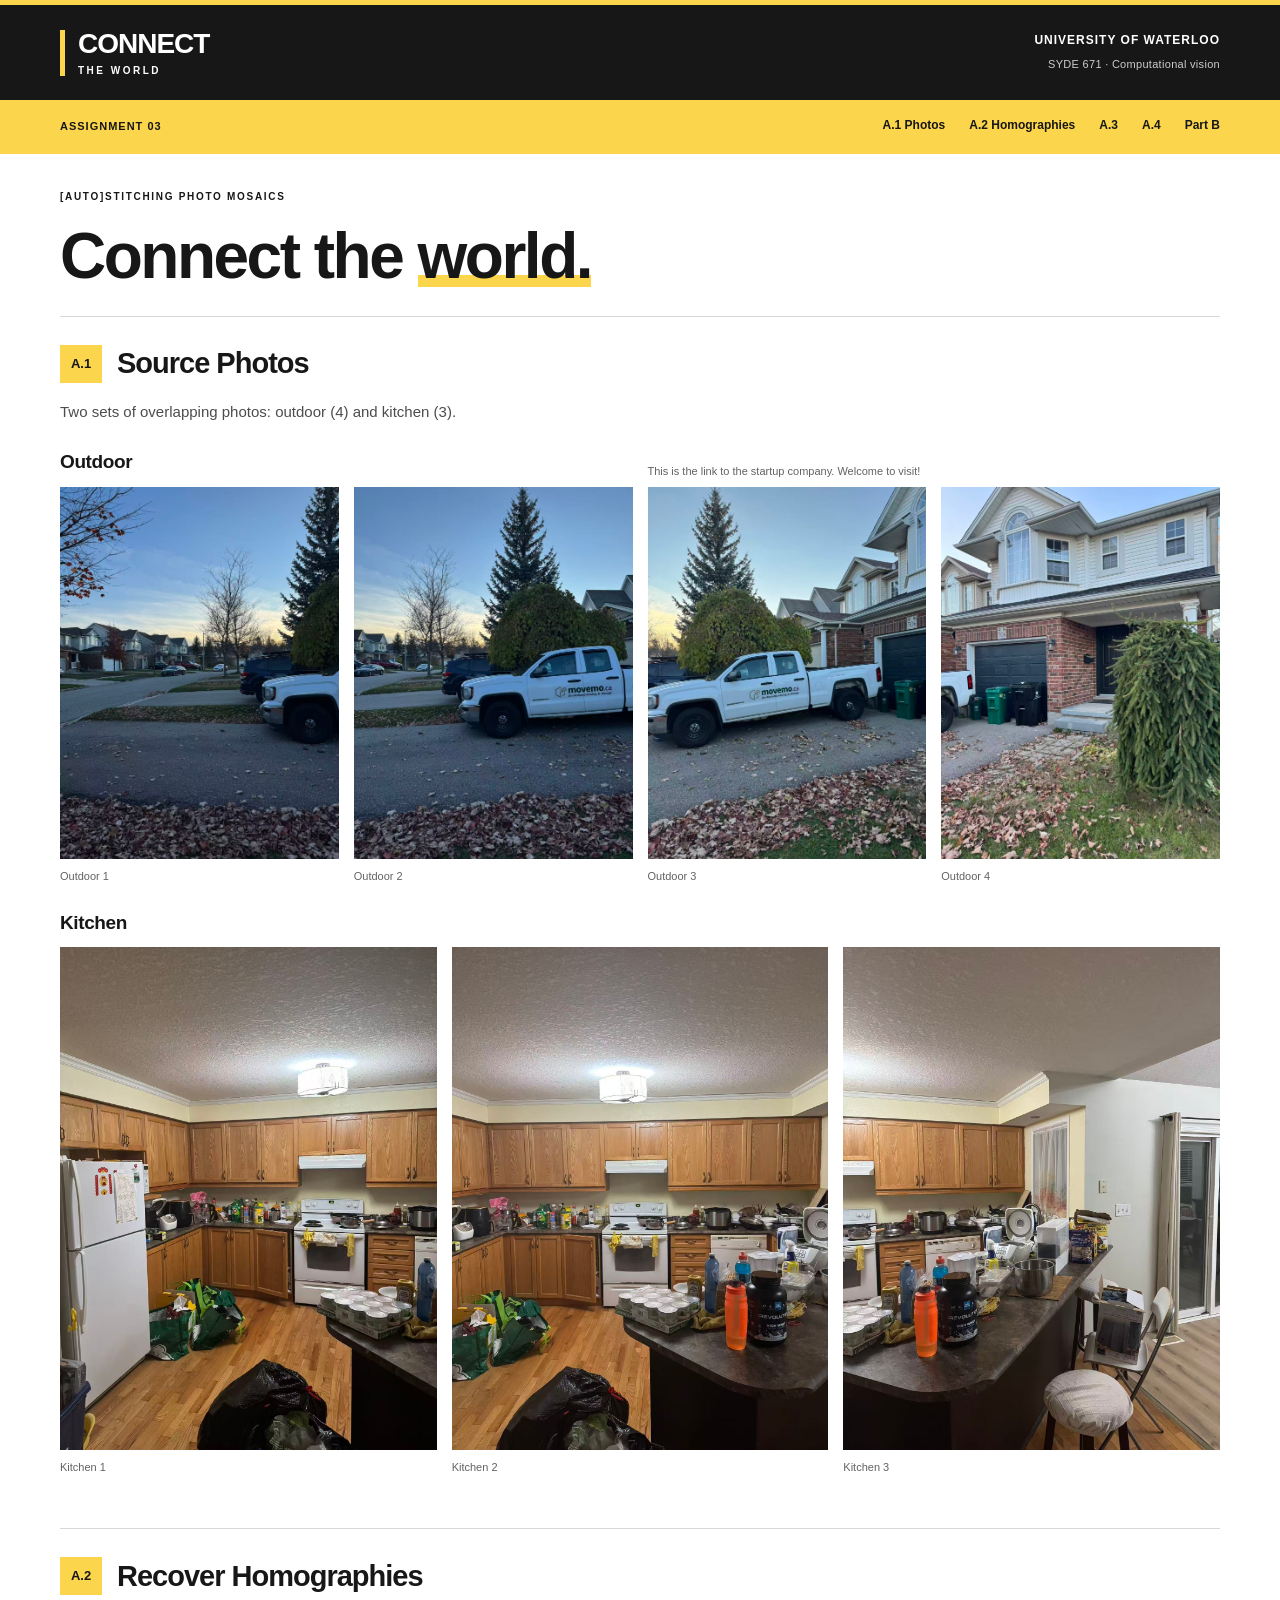
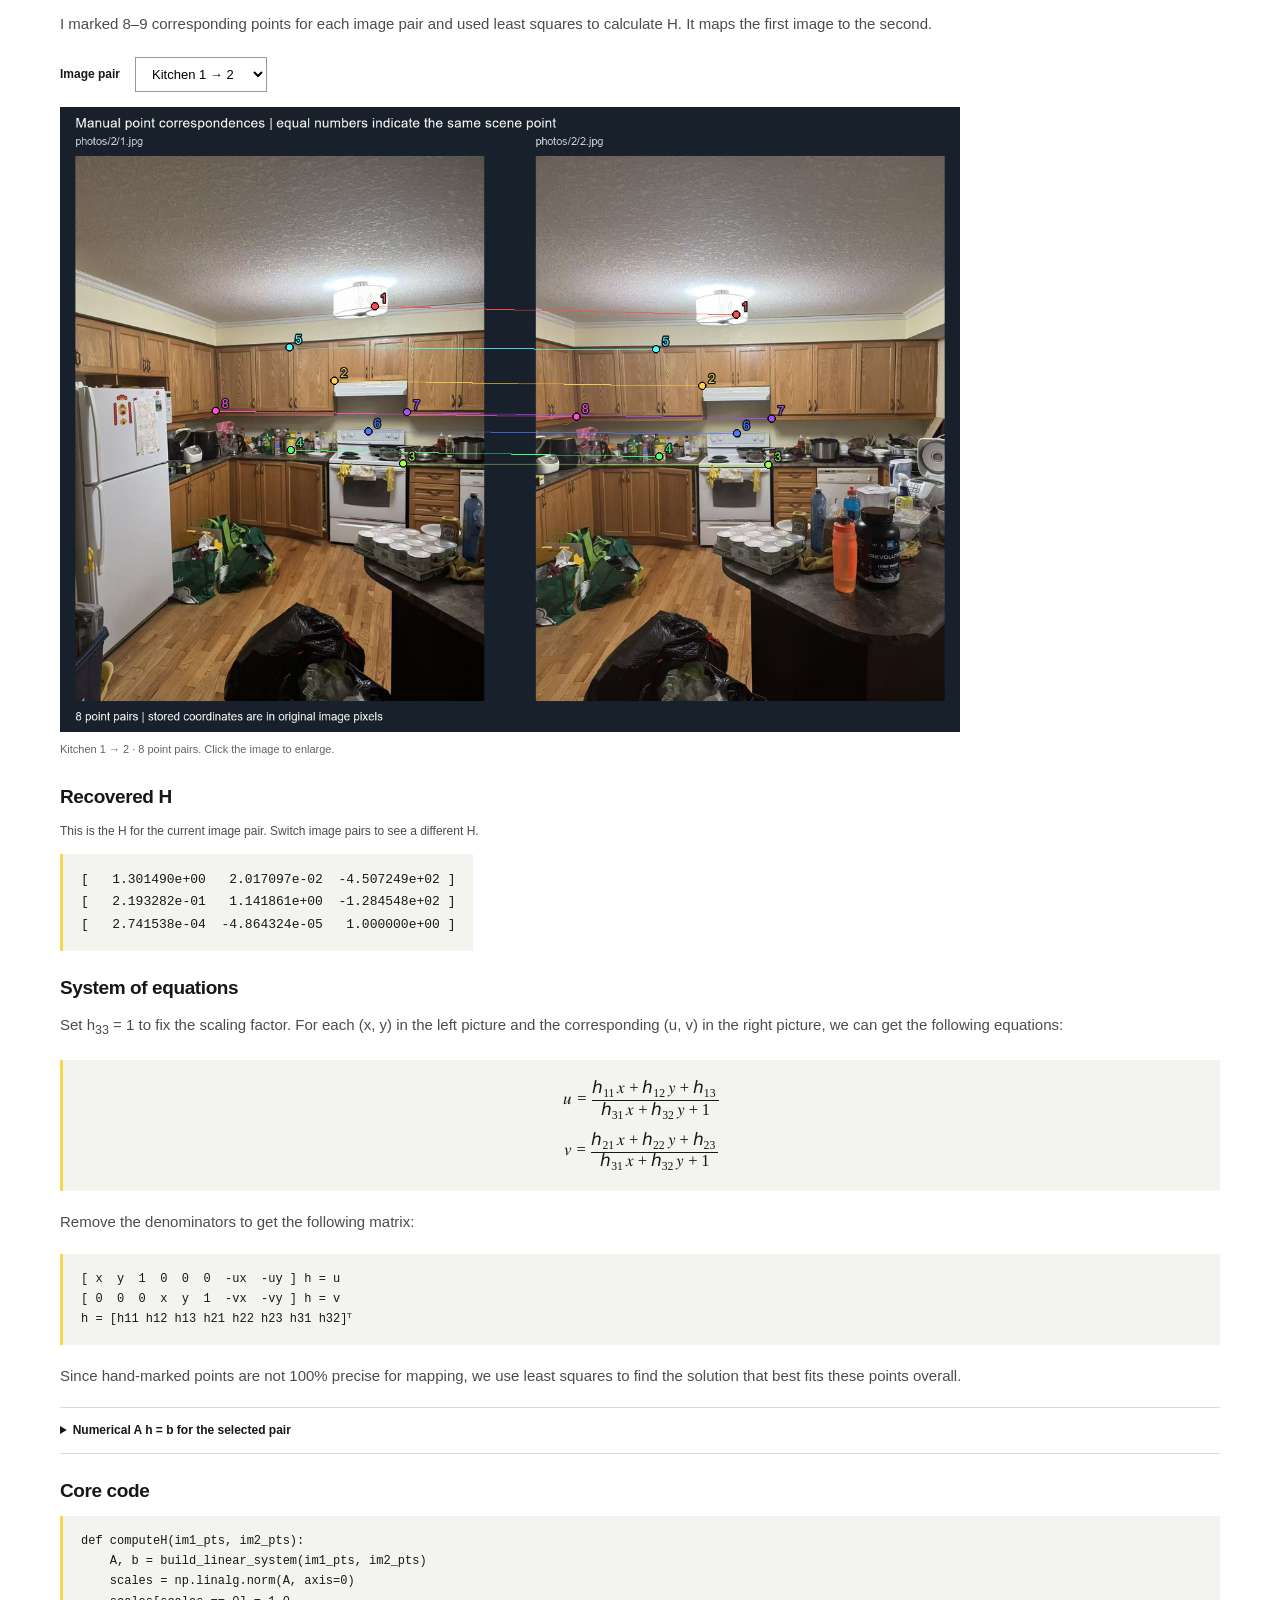
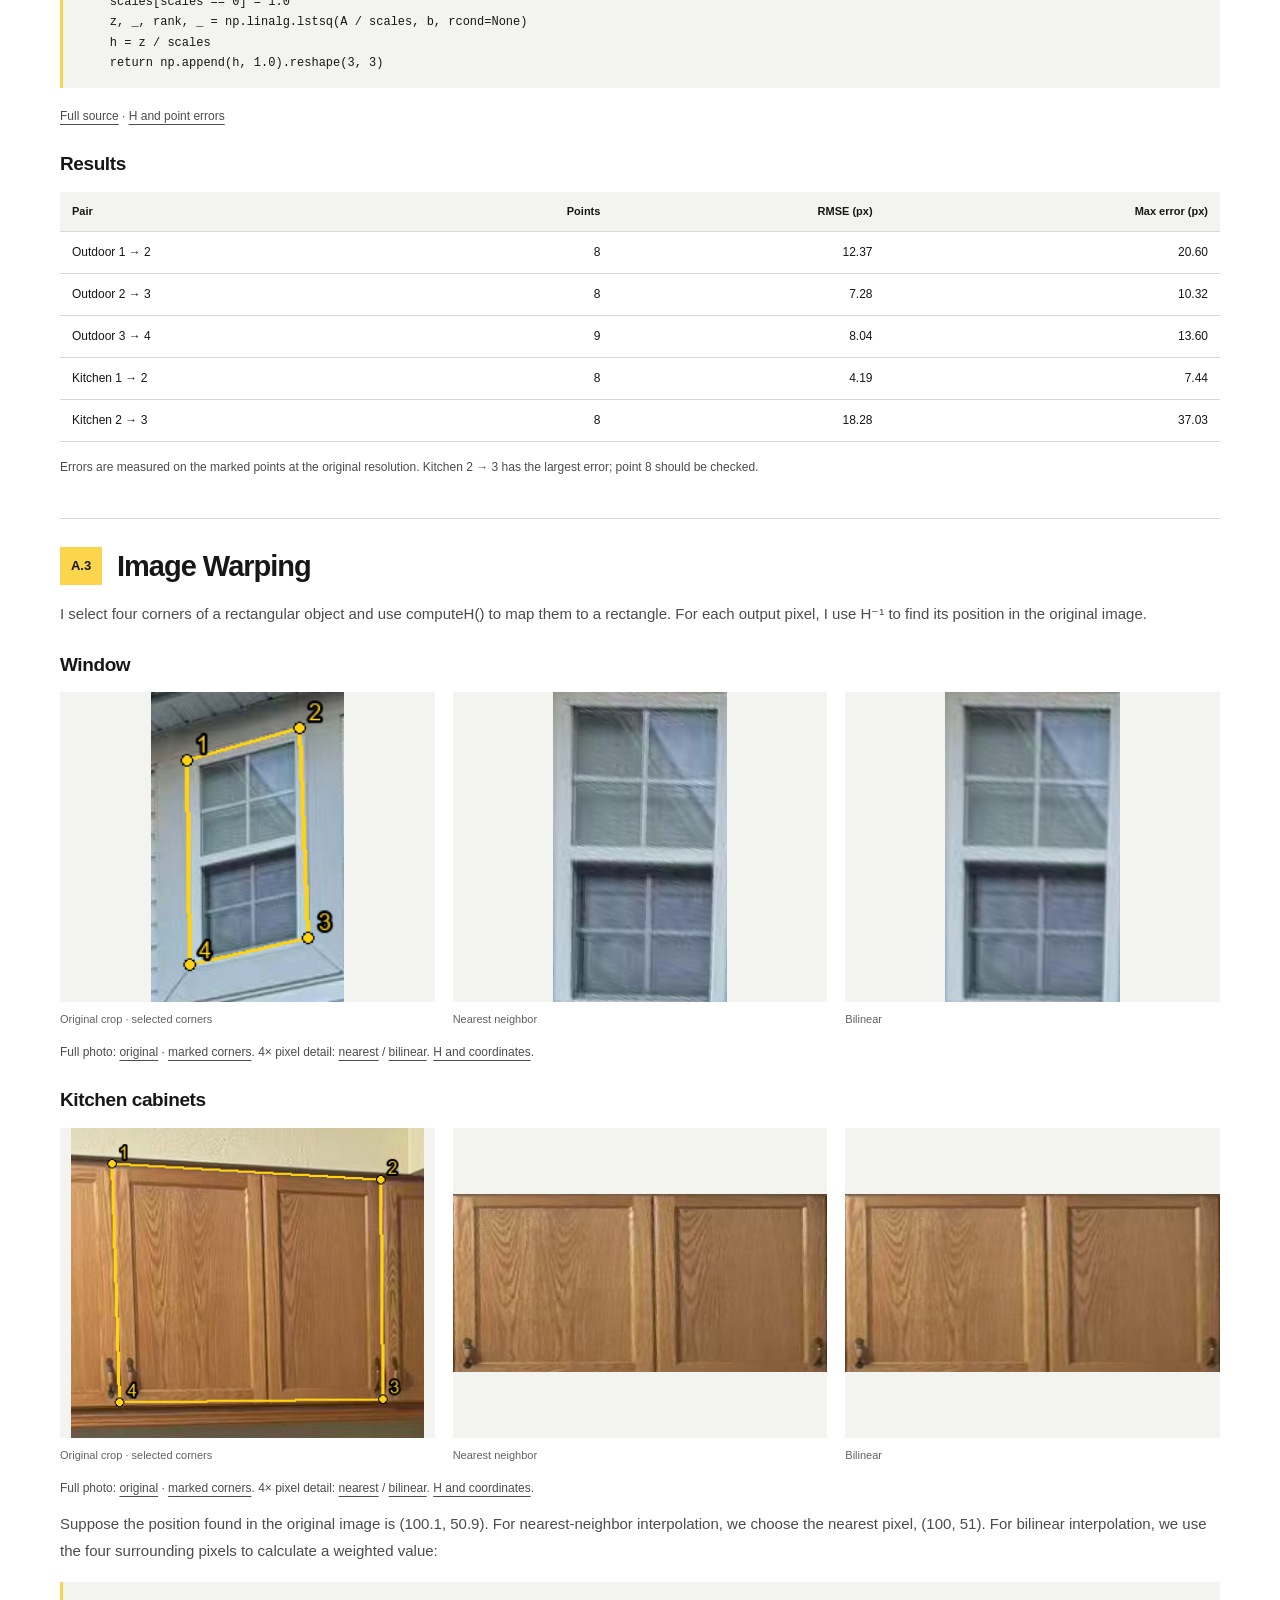
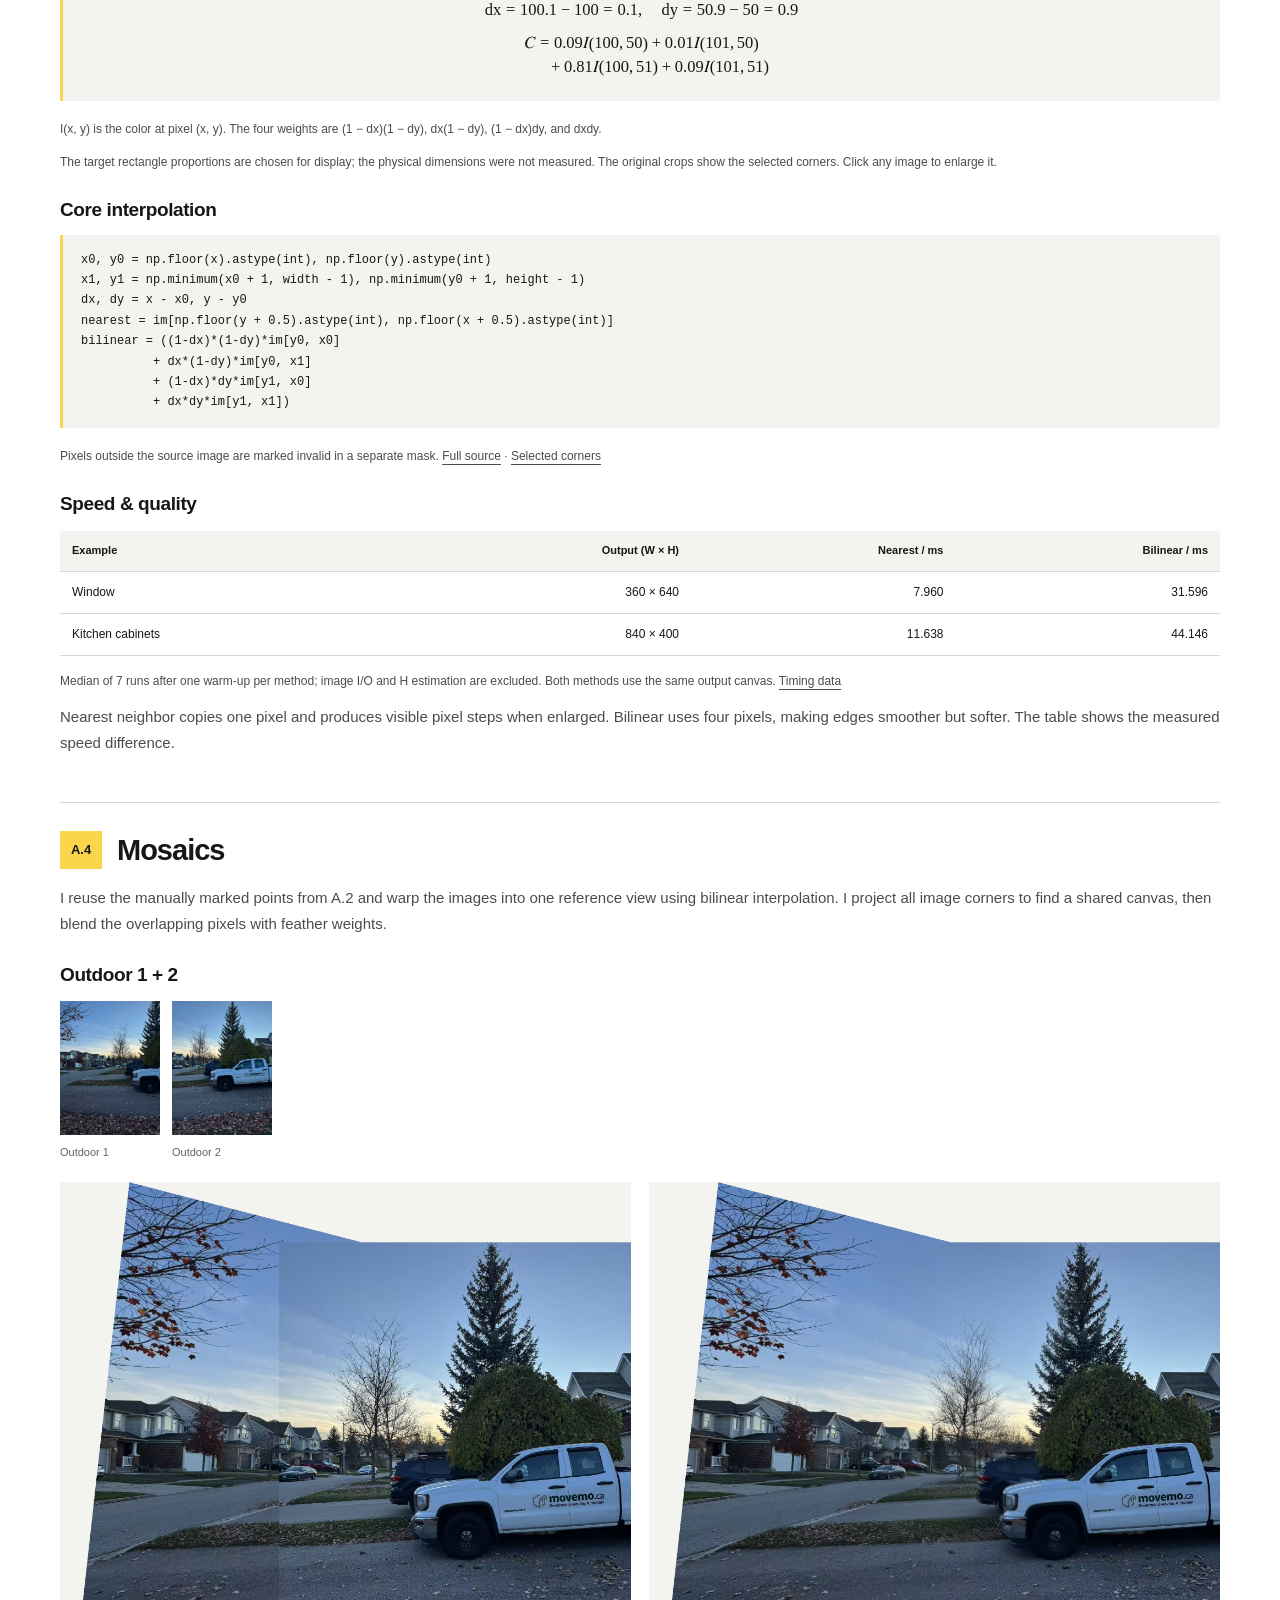
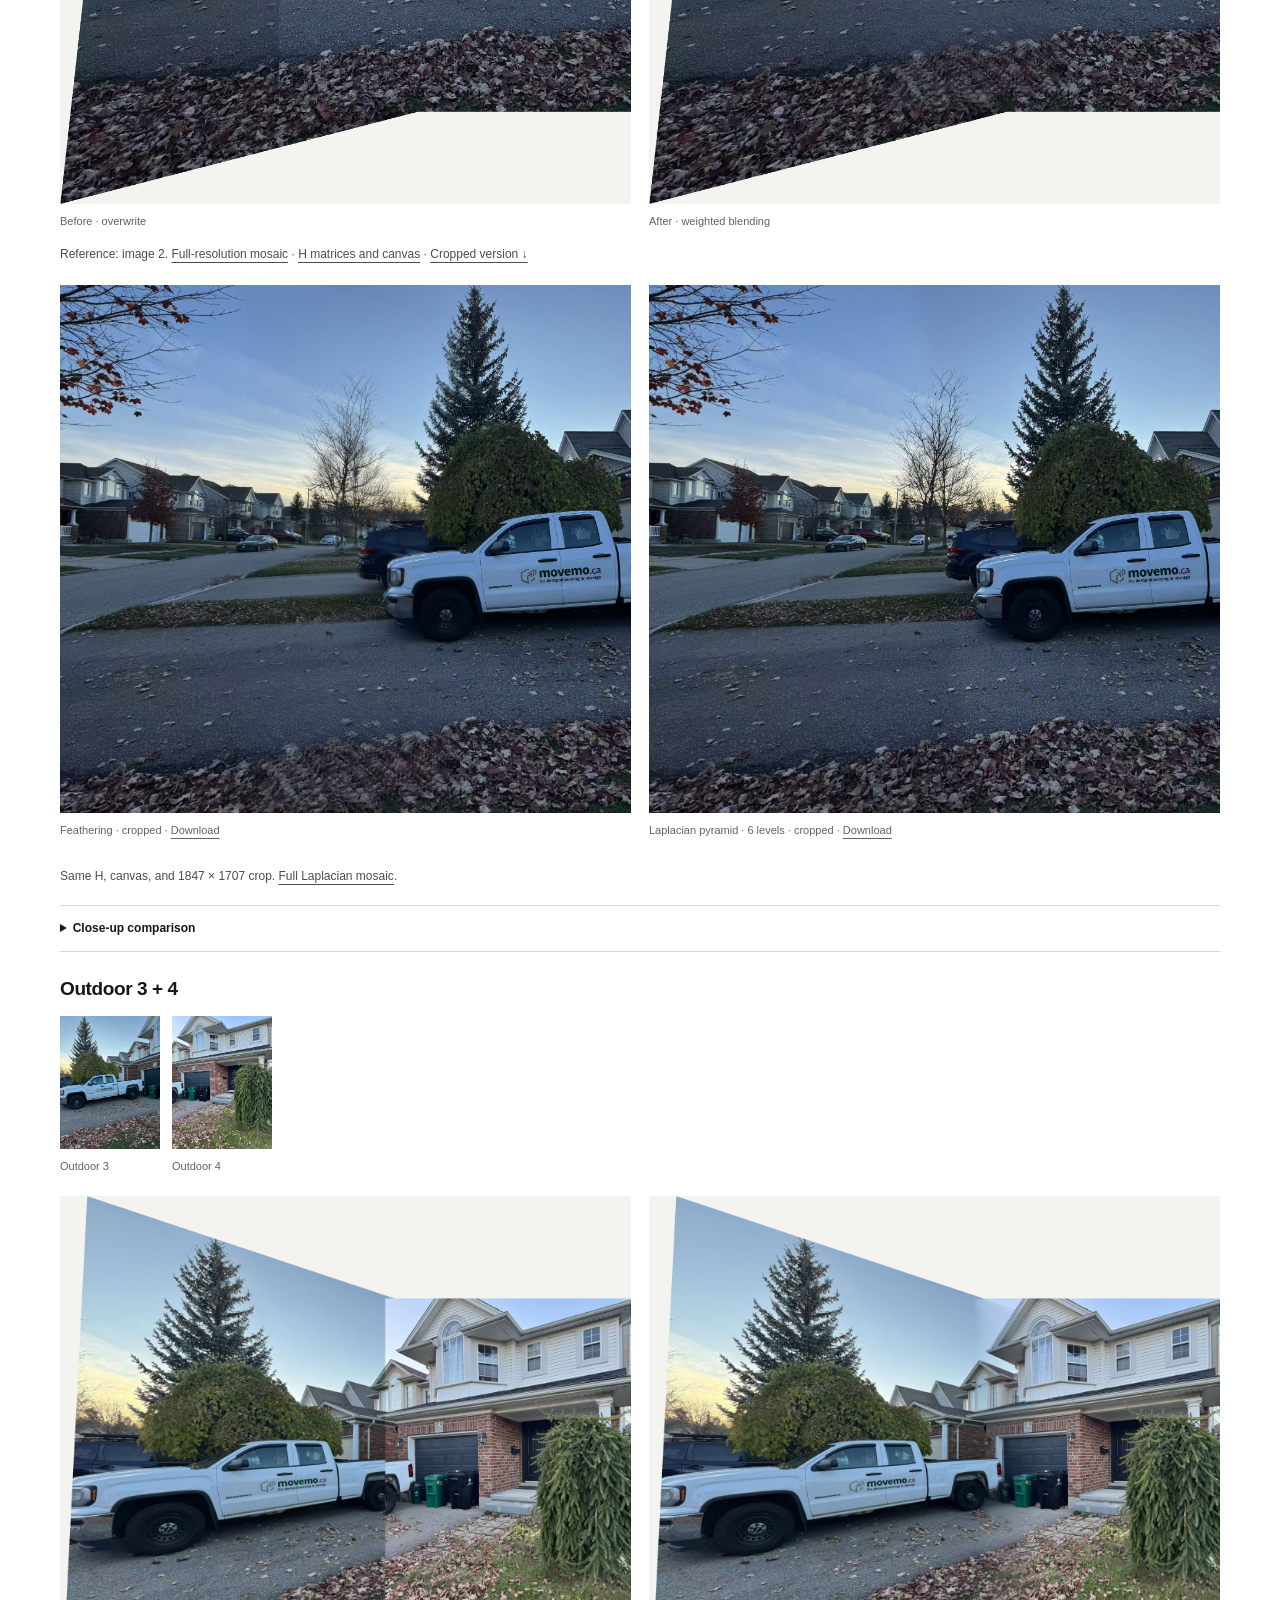
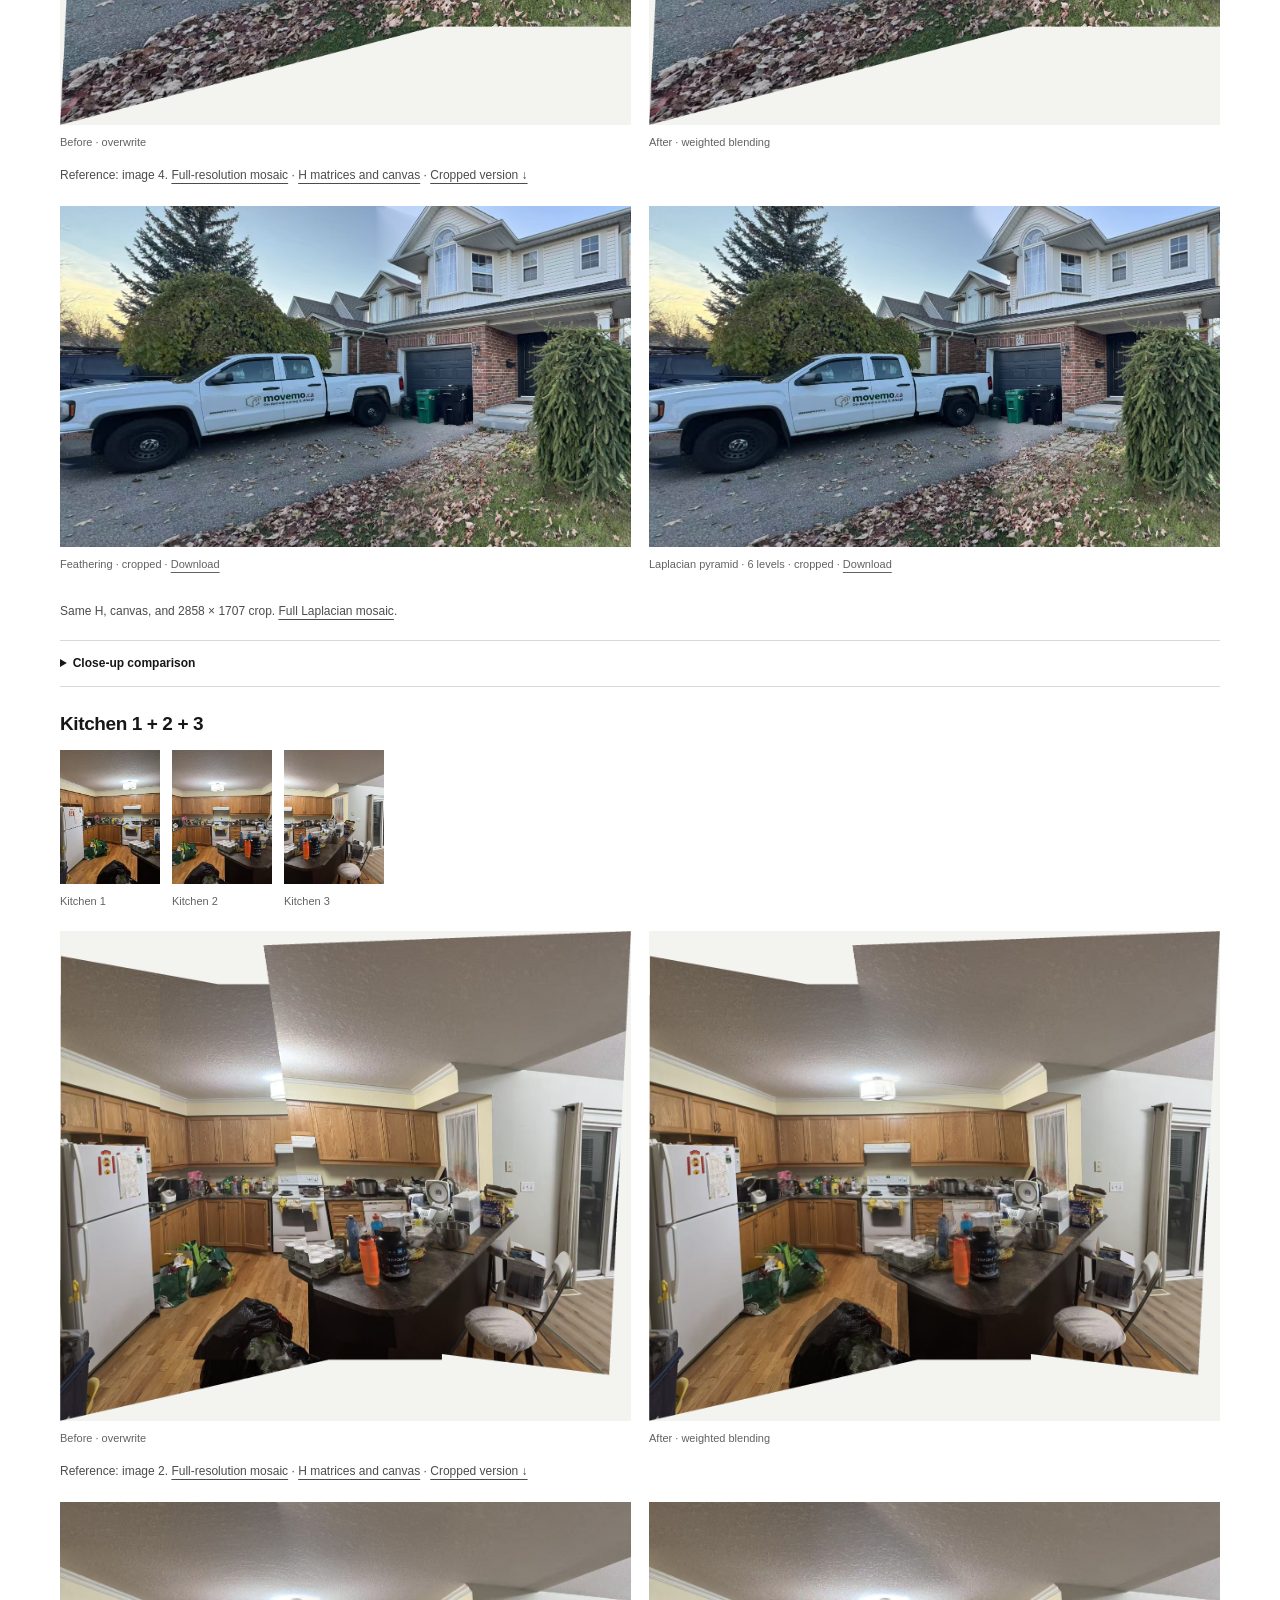
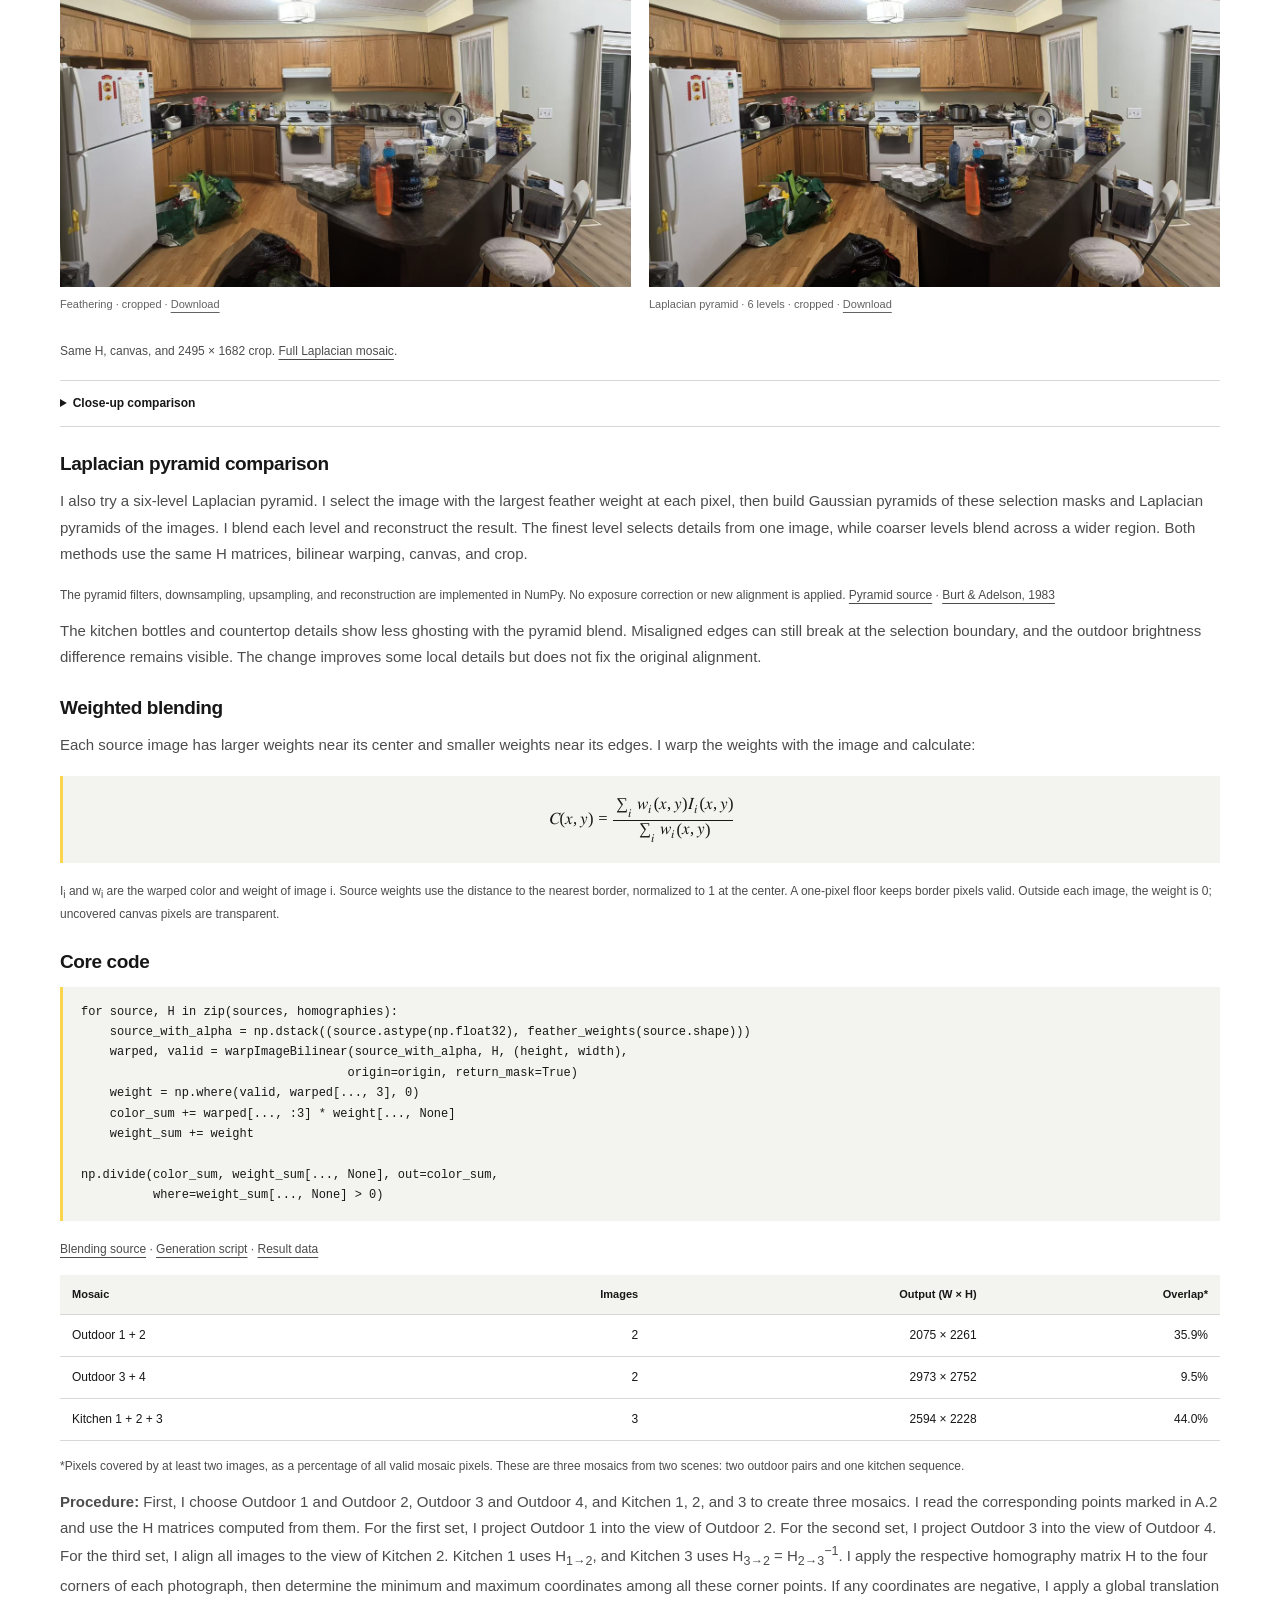
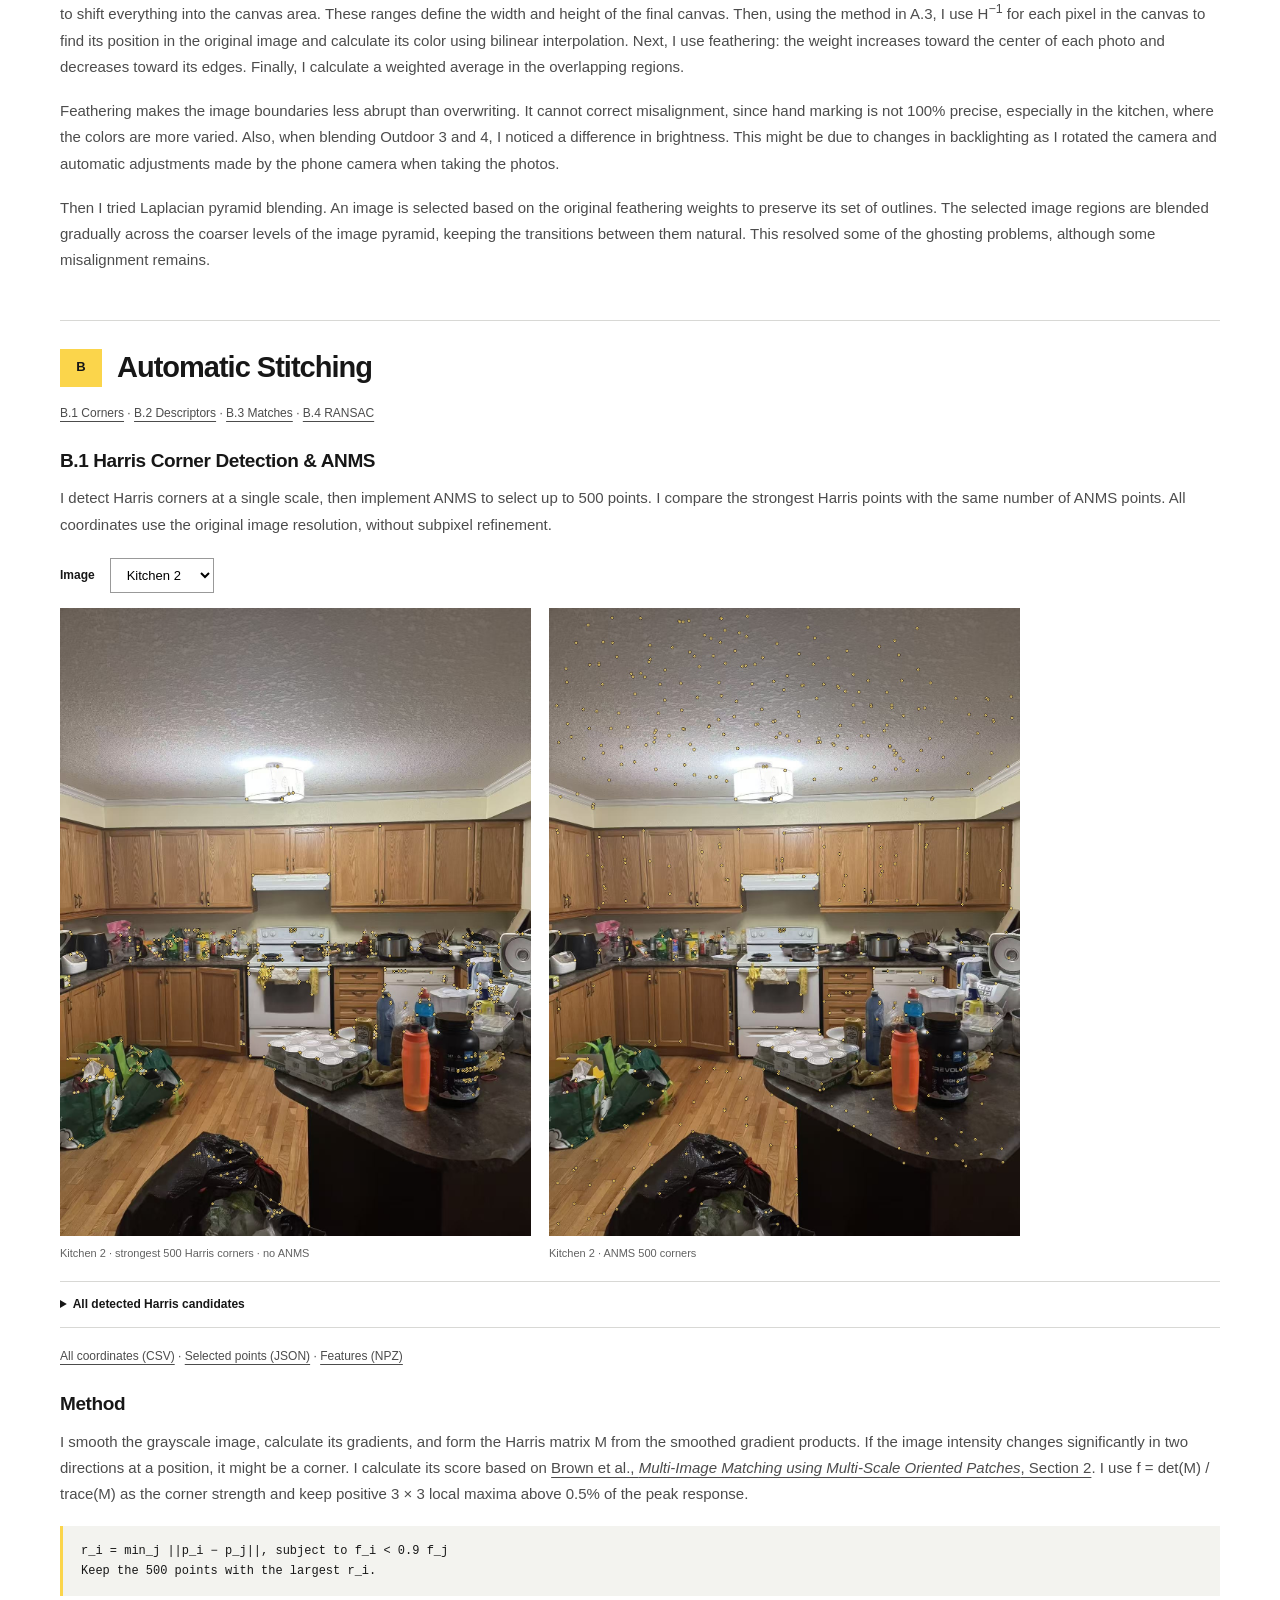
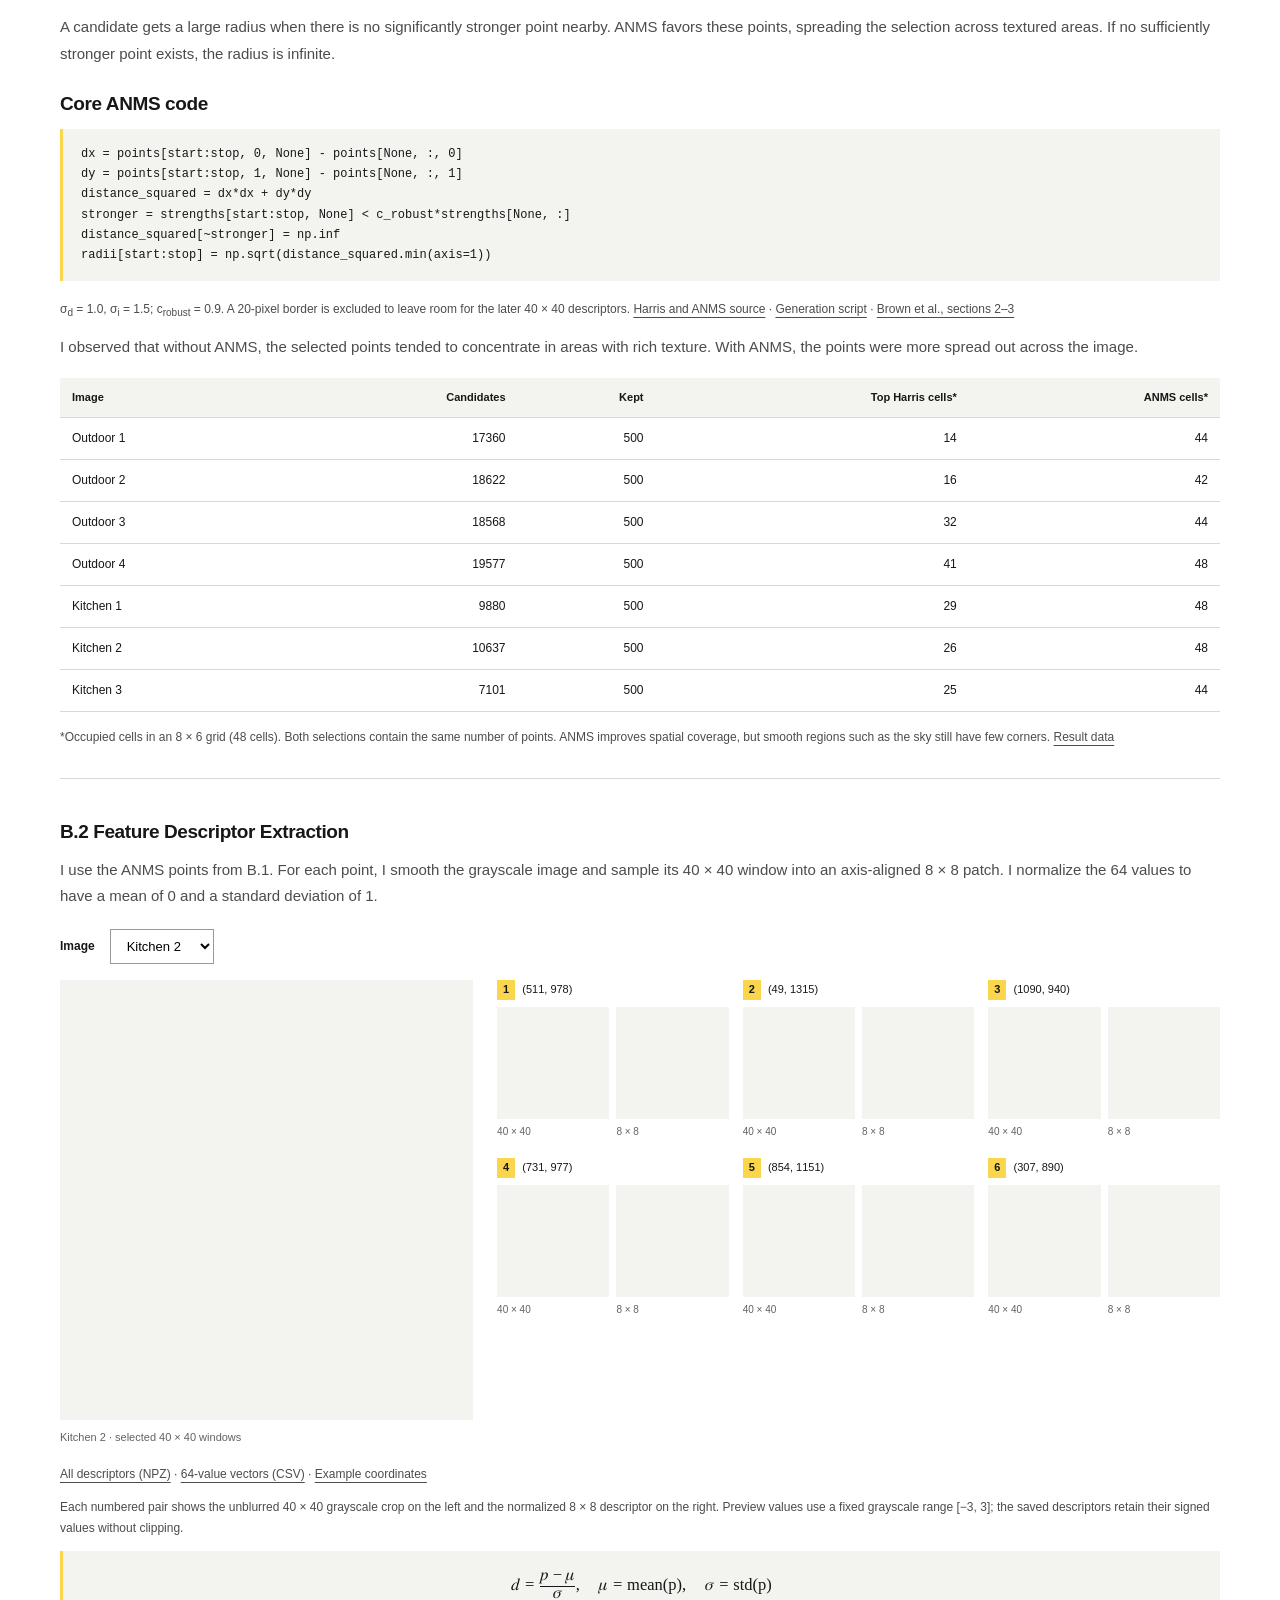
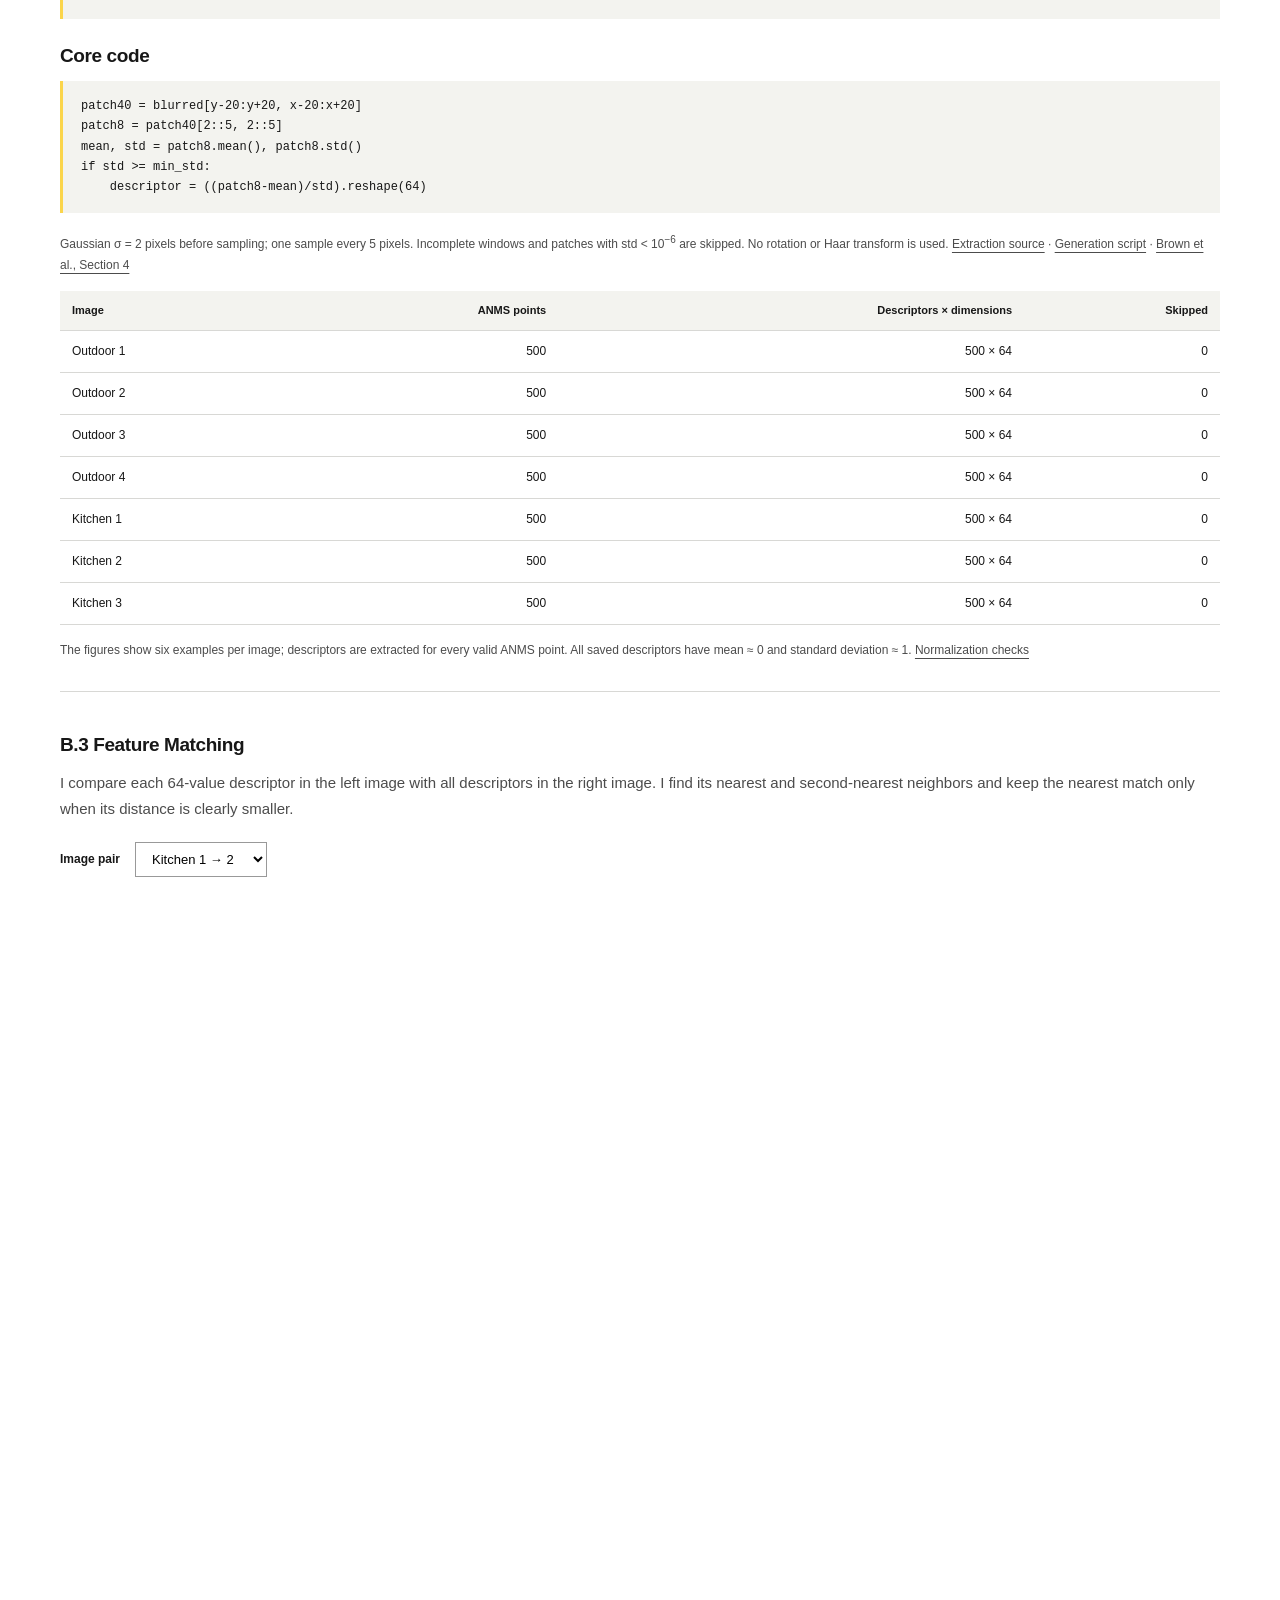
<file: index.html>
<!doctype html>
<html lang="en">
<head>
  <meta charset="utf-8">
  <meta name="viewport" content="width=device-width, initial-scale=1">
  <title>Connect the World · SYDE 671 Assignment 3</title>
  <link rel="icon" href="assets/favicon.svg" type="image/svg+xml">
  <link rel="stylesheet" href="assets/simple.css">
  <script src="assets/results.js" defer></script>
  <script src="assets/corners.js" defer></script>
  <script src="assets/simple.js" defer></script>
</head>
<body>
<header><div class="shell masthead"><a class="wordmark" href="#top">CONNECT<span>THE WORLD</span></a><div class="course">UNIVERSITY OF WATERLOO<span>SYDE 671 · Computational vision</span></div></div></header>
<nav aria-label="Assignment sections"><div class="shell nav-inner"><a class="assignment" href="#top">ASSIGNMENT 03</a><div class="nav-links"><a href="#a1">A.1 Photos</a><a href="#a2">A.2 Homographies</a><a href="#a3">A.3</a><a href="#a4">A.4</a><a href="#part-b">Part B</a></div></div></nav>
<main class="shell" id="top">
  <div class="hero"><div class="eyebrow">[AUTO]STITCHING PHOTO MOSAICS</div><h1>Connect the <em>world.</em></h1></div>

  <section id="a1">
    <div class="section-heading"><span class="number">A.1</span><h2>Source Photos</h2></div>
    <p>Two sets of overlapping photos: outdoor (4) and kitchen (3).</p>
    <h3>Outdoor</h3><div class="photo-grid ">
<figure><a href="photos/1/1.jpg" target="_blank" rel="noopener"><img src="photos/1/1.jpg" alt="Street and driveway with the edge of a parked truck" width="1280" height="1707" loading="lazy"></a><figcaption>Outdoor 1</figcaption></figure>
<figure><a href="photos/1/2.jpg" target="_blank" rel="noopener"><img src="photos/1/2.jpg" alt="Parked truck and trees beside the street" width="1280" height="1707" loading="lazy"></a><figcaption>Outdoor 2</figcaption></figure>
<figure><p class="photo-note">This is the link to the startup company. Welcome to visit!</p><a href="photos/1/3.jpg" target="_blank" rel="noopener"><img src="photos/1/3.jpg" alt="Parked truck in front of a house" width="1280" height="1707" loading="lazy"></a><figcaption>Outdoor 3</figcaption></figure>
<figure><a href="photos/1/4.jpg" target="_blank" rel="noopener"><img src="photos/1/4.jpg" alt="House facade, garage, and driveway" width="1280" height="1707" loading="lazy"></a><figcaption>Outdoor 4</figcaption></figure>
</div>
<h3>Kitchen</h3><div class="photo-grid kitchen">
<figure><a href="photos/2/1.jpg" target="_blank" rel="noopener"><img src="photos/2/1.jpg" alt="Kitchen view with refrigerator, cabinets, and stove" width="1280" height="1707" loading="lazy"></a><figcaption>Kitchen 1</figcaption></figure>
<figure><a href="photos/2/2.jpg" target="_blank" rel="noopener"><img src="photos/2/2.jpg" alt="Kitchen view with stove, cabinets, and island" width="1280" height="1707" loading="lazy"></a><figcaption>Kitchen 2</figcaption></figure>
<figure><a href="photos/2/3.jpg" target="_blank" rel="noopener"><img src="photos/2/3.jpg" alt="Kitchen view with countertop, cabinets, and doorway" width="1280" height="1707" loading="lazy"></a><figcaption>Kitchen 3</figcaption></figure>
</div>
  </section>

  <section id="a2">
    <div class="section-heading"><span class="number">A.2</span><h2>Recover Homographies</h2></div>
    <p>I marked 8–9 corresponding points for each image pair and used least squares to calculate H. It maps the first image to the second.</p>
    <label class="pair-label" for="pair-select">Image pair <select id="pair-select"><option value="set_1_1_to_2">Outdoor 1 → 2</option>
<option value="set_1_2_to_3">Outdoor 2 → 3</option>
<option value="set_1_3_to_4">Outdoor 3 → 4</option>
<option value="set_2_1_to_2" selected>Kitchen 1 → 2</option>
<option value="set_2_2_to_3">Kitchen 2 → 3</option></select></label>
    <figure class="matches"><a id="matches-link" href="output/a2/set_2_1_to_2/correspondences.png" target="_blank" rel="noopener"><img id="matches-image" src="output/a2/set_2_1_to_2/correspondences.png" alt="Numbered corresponding points in the selected image pair"></a><figcaption id="pair-caption">Kitchen 1 → 2 · 8 point pairs. Click the image to enlarge.</figcaption></figure>
    <h3>Recovered H</h3>
    <p class="small">This is the H for the current image pair. Switch image pairs to see a different H.</p>
    <pre id="matrix">[   1.301490e+00   2.017097e-02  -4.507249e+02 ]
[   2.193282e-01   1.141861e+00  -1.284548e+02 ]
[   2.741538e-04  -4.864324e-05   1.000000e+00 ]</pre>

    <h3>System of equations</h3>
    <p>Set h<sub>33</sub> = 1 to fix the scaling factor. For each (x, y) in the left picture and the corresponding (u, v) in the right picture, we can get the following equations:</p>
    <div class="math-equations">
      <math xmlns="http://www.w3.org/1998/Math/MathML" display="block"><mrow><mi>u</mi><mo>=</mo><mfrac><mrow><msub><mi>h</mi><mn>11</mn></msub><mi>x</mi><mo>+</mo><msub><mi>h</mi><mn>12</mn></msub><mi>y</mi><mo>+</mo><msub><mi>h</mi><mn>13</mn></msub></mrow><mrow><msub><mi>h</mi><mn>31</mn></msub><mi>x</mi><mo>+</mo><msub><mi>h</mi><mn>32</mn></msub><mi>y</mi><mo>+</mo><mn>1</mn></mrow></mfrac></mrow></math>
      <math xmlns="http://www.w3.org/1998/Math/MathML" display="block"><mrow><mi>v</mi><mo>=</mo><mfrac><mrow><msub><mi>h</mi><mn>21</mn></msub><mi>x</mi><mo>+</mo><msub><mi>h</mi><mn>22</mn></msub><mi>y</mi><mo>+</mo><msub><mi>h</mi><mn>23</mn></msub></mrow><mrow><msub><mi>h</mi><mn>31</mn></msub><mi>x</mi><mo>+</mo><msub><mi>h</mi><mn>32</mn></msub><mi>y</mi><mo>+</mo><mn>1</mn></mrow></mfrac></mrow></math>
    </div>
    <p>Remove the denominators to get the following matrix:</p>
    <pre>[ x  y  1  0  0  0  -ux  -uy ] h = u
[ 0  0  0  x  y  1  -vx  -vy ] h = v
h = [h11 h12 h13 h21 h22 h23 h31 h32]ᵀ</pre>
    <p>Since hand-marked points are not 100% precise for mapping, we use least squares to find the solution that best fits these points overall.</p>
    <details><summary>Numerical A h = b for the selected pair</summary><pre id="system">[         935.512         469.829               1               0               0               0       -585952.3       -294274.6         626.344 ]
[               0               0               0         935.512         469.829               1       -464146.8       -233101.9         496.142 ]
[         810.529          703.35               1               0               0               0       -422362.6       -366512.2         521.095 ]
[               0               0               0         810.529          703.35               1       -583414.7       -506267.8         719.795 ]
[        1024.315         963.182               1               0               0               0       -746011.7       -701488.3         728.303 ]
[               0               0               0        1024.315         963.182               1       -989970.7       -930887.5         966.471 ]
[          672.39         920.425               1               0               0               0       -259707.9       -355510.5         386.246 ]
[               0               0               0          672.39         920.425               1       -632153.5       -865345.8         940.159 ]
[         669.101         598.101               1               0               0               0       -251835.6       -225112.7         376.379 ]
[               0               0               0         669.101         598.101               1       -404591.3       -361659.1         604.679 ]
[         915.777         861.223               1               0               0               0       -576603.4       -542254.4         629.633 ]
[               0               0               0         915.777         861.223               1       -794712.2       -747370.2         867.801 ]
[        1037.471          802.02               1               0               0               0         -765831       -592027.9         738.171 ]
[               0               0               0        1037.471          802.02               1       -852545.9       -659063.1         821.754 ]
[          438.87         798.731               1               0               0               0       -55478.87         -100970         126.413 ]
[               0               0               0          438.87         798.731               1       -357756.3       -651106.3         815.176 ]</pre><a id="system-link" href="output/a2/set_2_1_to_2/linear_system.csv" download>Download equations (CSV)</a></details>

    <h3>Core code</h3>
    <pre><code>def computeH(im1_pts, im2_pts):
    A, b = build_linear_system(im1_pts, im2_pts)
    scales = np.linalg.norm(A, axis=0)
    scales[scales == 0] = 1.0
    z, _, rank, _ = np.linalg.lstsq(A / scales, b, rcond=None)
    h = z / scales
    return np.append(h, 1.0).reshape(3, 3)</code></pre>
    <p class="small"><a href="homography.py">Full source</a> · <a id="matrix-link" href="output/a2/set_2_1_to_2/homography.json" download>H and point errors</a></p>

    <h3>Results</h3>
    <div class="table-wrap"><table><thead><tr><th>Pair</th><th>Points</th><th>RMSE (px)</th><th>Max error (px)</th></tr></thead><tbody><tr><td>Outdoor 1 → 2</td><td>8</td><td>12.37</td><td>20.60</td></tr>
<tr><td>Outdoor 2 → 3</td><td>8</td><td>7.28</td><td>10.32</td></tr>
<tr><td>Outdoor 3 → 4</td><td>9</td><td>8.04</td><td>13.60</td></tr>
<tr><td>Kitchen 1 → 2</td><td>8</td><td>4.19</td><td>7.44</td></tr>
<tr><td>Kitchen 2 → 3</td><td>8</td><td>18.28</td><td>37.03</td></tr></tbody></table></div>
    <p class="small">Errors are measured on the marked points at the original resolution. Kitchen 2 → 3 has the largest error; point 8 should be checked.</p>
  </section>

  <section id="a3"><div class="section-heading"><span class="number">A.3</span><h2>Image Warping</h2></div><p>I select four corners of a rectangular object and use computeH() to map them to a rectangle. For each output pixel, I use H⁻¹ to find its position in the original image.</p>
<h3>Window</h3><div class="rectification-grid">
<figure><a href="output/a3/window/source_crop.png" target="_blank" rel="noopener"><img src="output/a3/window/source_crop.png" alt="Window: Original crop · selected corners" loading="lazy"></a><figcaption>Original crop · selected corners</figcaption></figure>
<figure><a href="output/a3/window/nearest.png" target="_blank" rel="noopener"><img src="output/a3/window/nearest.png" alt="Window: Nearest neighbor" loading="lazy"></a><figcaption>Nearest neighbor</figcaption></figure>
<figure><a href="output/a3/window/bilinear.png" target="_blank" rel="noopener"><img src="output/a3/window/bilinear.png" alt="Window: Bilinear" loading="lazy"></a><figcaption>Bilinear</figcaption></figure>
</div>
<p class="small">Full photo: <a href="photos/1/4.jpg" target="_blank" rel="noopener">original</a> · <a href="output/a3/window/source_points.png" target="_blank" rel="noopener">marked corners</a>. 4× pixel detail: <a href="output/a3/window/detail_nearest.png" target="_blank" rel="noopener">nearest</a> / <a href="output/a3/window/detail_bilinear.png" target="_blank" rel="noopener">bilinear</a>. <a href="output/a3/window/rectification.json">H and coordinates</a>.</p>
<h3>Kitchen cabinets</h3><div class="rectification-grid">
<figure><a href="output/a3/cabinet/source_crop.png" target="_blank" rel="noopener"><img src="output/a3/cabinet/source_crop.png" alt="Kitchen cabinets: Original crop · selected corners" loading="lazy"></a><figcaption>Original crop · selected corners</figcaption></figure>
<figure><a href="output/a3/cabinet/nearest.png" target="_blank" rel="noopener"><img src="output/a3/cabinet/nearest.png" alt="Kitchen cabinets: Nearest neighbor" loading="lazy"></a><figcaption>Nearest neighbor</figcaption></figure>
<figure><a href="output/a3/cabinet/bilinear.png" target="_blank" rel="noopener"><img src="output/a3/cabinet/bilinear.png" alt="Kitchen cabinets: Bilinear" loading="lazy"></a><figcaption>Bilinear</figcaption></figure>
</div>
<p class="small">Full photo: <a href="photos/2/3.jpg" target="_blank" rel="noopener">original</a> · <a href="output/a3/cabinet/source_points.png" target="_blank" rel="noopener">marked corners</a>. 4× pixel detail: <a href="output/a3/cabinet/detail_nearest.png" target="_blank" rel="noopener">nearest</a> / <a href="output/a3/cabinet/detail_bilinear.png" target="_blank" rel="noopener">bilinear</a>. <a href="output/a3/cabinet/rectification.json">H and coordinates</a>.</p>
<p>Suppose the position found in the original image is (100.1, 50.9). For nearest-neighbor interpolation, we choose the nearest pixel, (100, 51). For bilinear interpolation, we use the four surrounding pixels to calculate a weighted value:</p>
<div class="math-equations">
  <math xmlns="http://www.w3.org/1998/Math/MathML" display="block"><mrow><mi>dx</mi><mo>=</mo><mn>100.1</mn><mo>−</mo><mn>100</mn><mo>=</mo><mn>0.1</mn><mo>,</mo><mspace width="1em"/><mi>dy</mi><mo>=</mo><mn>50.9</mn><mo>−</mo><mn>50</mn><mo>=</mo><mn>0.9</mn></mrow></math>
  <math xmlns="http://www.w3.org/1998/Math/MathML" display="block"><mtable columnalign="left"><mtr><mtd><mrow><mi>C</mi><mo>=</mo><mn>0.09</mn><mi>I</mi><mo>(</mo><mn>100</mn><mo>,</mo><mn>50</mn><mo>)</mo><mo>+</mo><mn>0.01</mn><mi>I</mi><mo>(</mo><mn>101</mn><mo>,</mo><mn>50</mn><mo>)</mo></mrow></mtd></mtr><mtr><mtd><mrow><mspace width="2em"/><mo>+</mo><mn>0.81</mn><mi>I</mi><mo>(</mo><mn>100</mn><mo>,</mo><mn>51</mn><mo>)</mo><mo>+</mo><mn>0.09</mn><mi>I</mi><mo>(</mo><mn>101</mn><mo>,</mo><mn>51</mn><mo>)</mo></mrow></mtd></mtr></mtable></math>
</div>
<p class="small">I(x, y) is the color at pixel (x, y). The four weights are (1 − dx)(1 − dy), dx(1 − dy), (1 − dx)dy, and dxdy.</p>
<p class="small">The target rectangle proportions are chosen for display; the physical dimensions were not measured. The original crops show the selected corners. Click any image to enlarge it.</p>
<h3>Core interpolation</h3>
<pre><code>x0, y0 = np.floor(x).astype(int), np.floor(y).astype(int)
x1, y1 = np.minimum(x0 + 1, width - 1), np.minimum(y0 + 1, height - 1)
dx, dy = x - x0, y - y0
nearest = im[np.floor(y + 0.5).astype(int), np.floor(x + 0.5).astype(int)]
bilinear = ((1-dx)*(1-dy)*im[y0, x0]
          + dx*(1-dy)*im[y0, x1]
          + (1-dx)*dy*im[y1, x0]
          + dx*dy*im[y1, x1])</code></pre>
<p class="small">Pixels outside the source image are marked invalid in a separate mask. <a href="warping.py">Full source</a> · <a href="correspondences/rectification/points.json">Selected corners</a></p>
<h3>Speed &amp; quality</h3>
<div class="table-wrap"><table><thead><tr><th>Example</th><th>Output (W × H)</th><th>Nearest / ms</th><th>Bilinear / ms</th></tr></thead><tbody><tr><td>Window</td><td>360 × 640</td><td>7.960</td><td>31.596</td></tr>
<tr><td>Kitchen cabinets</td><td>840 × 400</td><td>11.638</td><td>44.146</td></tr></tbody></table></div>
<p class="small">Median of 7 runs after one warm-up per method; image I/O and H estimation are excluded. Both methods use the same output canvas. <a href="output/a3/timings.csv">Timing data</a></p>
<p>Nearest neighbor copies one pixel and produces visible pixel steps when enlarged. Bilinear uses four pixels, making edges smoother but softer. The table shows the measured speed difference.</p>
</section>
  <section id="a4"><div class="section-heading"><span class="number">A.4</span><h2>Mosaics</h2></div><p>I reuse the manually marked points from A.2 and warp the images into one reference view using bilinear interpolation. I project all image corners to find a shared canvas, then blend the overlapping pixels with feather weights.</p>
<h3>Outdoor 1 + 2</h3><div class="mosaic-sources">
<figure><a href="photos/1/1.jpg" target="_blank" rel="noopener"><img src="photos/1/1.jpg" alt="Source: Outdoor 1" loading="lazy"></a><figcaption>Outdoor 1</figcaption></figure>
<figure><a href="photos/1/2.jpg" target="_blank" rel="noopener"><img src="photos/1/2.jpg" alt="Source: Outdoor 2" loading="lazy"></a><figcaption>Outdoor 2</figcaption></figure>
</div><div class="mosaic-results">
<figure><a href="output/a4/outdoor_1_2/overwrite.png" target="_blank" rel="noopener"><img src="output/a4/outdoor_1_2/overwrite.png" alt="Outdoor 1 + 2: Before · overwrite" loading="lazy"></a><figcaption>Before · overwrite</figcaption></figure>
<figure><a href="output/a4/outdoor_1_2/mosaic.png" target="_blank" rel="noopener"><img src="output/a4/outdoor_1_2/mosaic.png" alt="Outdoor 1 + 2: After · weighted blending" loading="lazy"></a><figcaption>After · weighted blending</figcaption></figure>
</div>
<p class="small">Reference: image 2. <a href="output/a4/outdoor_1_2/mosaic.png" download>Full-resolution mosaic</a> · <a href="output/a4/outdoor_1_2/mosaic.json">H matrices and canvas</a> · <a href="#crop-outdoor_1_2">Cropped version ↓</a></p>
<div class="mosaic-results mosaic-cropped pyramid-comparison" id="crop-outdoor_1_2">
<figure><a href="output/a4/outdoor_1_2/cropped.png" target="_blank" rel="noopener"><img src="output/a4/outdoor_1_2/cropped.png" alt="Outdoor 1 + 2: Feathering · cropped" width="1847" height="1707" loading="lazy"></a><figcaption>Feathering · cropped · <a href="output/a4/outdoor_1_2/cropped.png" download>Download</a></figcaption></figure>
<figure><a href="output/a4/outdoor_1_2/laplacian_cropped.png" target="_blank" rel="noopener"><img src="output/a4/outdoor_1_2/laplacian_cropped.png" alt="Outdoor 1 + 2: Laplacian pyramid · 6 levels · cropped" width="1847" height="1707" loading="lazy"></a><figcaption>Laplacian pyramid · 6 levels · cropped · <a href="output/a4/outdoor_1_2/laplacian_cropped.png" download>Download</a></figcaption></figure>
</div>
<p class="small">Same H, canvas, and 1847 × 1707 crop. <a href="output/a4/outdoor_1_2/laplacian.png" target="_blank" rel="noopener">Full Laplacian mosaic</a>.</p>
<details><summary>Close-up comparison</summary><div class="mosaic-results">
<figure><a href="output/a4/outdoor_1_2/feather_detail.png" target="_blank" rel="noopener"><img src="output/a4/outdoor_1_2/feather_detail.png" alt="Outdoor 1 + 2: Feathering · detail" loading="lazy"></a><figcaption>Feathering · detail</figcaption></figure>
<figure><a href="output/a4/outdoor_1_2/laplacian_detail.png" target="_blank" rel="noopener"><img src="output/a4/outdoor_1_2/laplacian_detail.png" alt="Outdoor 1 + 2: Laplacian pyramid · same detail" loading="lazy"></a><figcaption>Laplacian pyramid · same detail</figcaption></figure>
</div></details>
<h3>Outdoor 3 + 4</h3><div class="mosaic-sources">
<figure><a href="photos/1/3.jpg" target="_blank" rel="noopener"><img src="photos/1/3.jpg" alt="Source: Outdoor 3" loading="lazy"></a><figcaption>Outdoor 3</figcaption></figure>
<figure><a href="photos/1/4.jpg" target="_blank" rel="noopener"><img src="photos/1/4.jpg" alt="Source: Outdoor 4" loading="lazy"></a><figcaption>Outdoor 4</figcaption></figure>
</div><div class="mosaic-results">
<figure><a href="output/a4/outdoor_3_4/overwrite.png" target="_blank" rel="noopener"><img src="output/a4/outdoor_3_4/overwrite.png" alt="Outdoor 3 + 4: Before · overwrite" loading="lazy"></a><figcaption>Before · overwrite</figcaption></figure>
<figure><a href="output/a4/outdoor_3_4/mosaic.png" target="_blank" rel="noopener"><img src="output/a4/outdoor_3_4/mosaic.png" alt="Outdoor 3 + 4: After · weighted blending" loading="lazy"></a><figcaption>After · weighted blending</figcaption></figure>
</div>
<p class="small">Reference: image 4. <a href="output/a4/outdoor_3_4/mosaic.png" download>Full-resolution mosaic</a> · <a href="output/a4/outdoor_3_4/mosaic.json">H matrices and canvas</a> · <a href="#crop-outdoor_3_4">Cropped version ↓</a></p>
<div class="mosaic-results mosaic-cropped pyramid-comparison" id="crop-outdoor_3_4">
<figure><a href="output/a4/outdoor_3_4/cropped.png" target="_blank" rel="noopener"><img src="output/a4/outdoor_3_4/cropped.png" alt="Outdoor 3 + 4: Feathering · cropped" width="2858" height="1707" loading="lazy"></a><figcaption>Feathering · cropped · <a href="output/a4/outdoor_3_4/cropped.png" download>Download</a></figcaption></figure>
<figure><a href="output/a4/outdoor_3_4/laplacian_cropped.png" target="_blank" rel="noopener"><img src="output/a4/outdoor_3_4/laplacian_cropped.png" alt="Outdoor 3 + 4: Laplacian pyramid · 6 levels · cropped" width="2858" height="1707" loading="lazy"></a><figcaption>Laplacian pyramid · 6 levels · cropped · <a href="output/a4/outdoor_3_4/laplacian_cropped.png" download>Download</a></figcaption></figure>
</div>
<p class="small">Same H, canvas, and 2858 × 1707 crop. <a href="output/a4/outdoor_3_4/laplacian.png" target="_blank" rel="noopener">Full Laplacian mosaic</a>.</p>
<details><summary>Close-up comparison</summary><div class="mosaic-results">
<figure><a href="output/a4/outdoor_3_4/feather_detail.png" target="_blank" rel="noopener"><img src="output/a4/outdoor_3_4/feather_detail.png" alt="Outdoor 3 + 4: Feathering · detail" loading="lazy"></a><figcaption>Feathering · detail</figcaption></figure>
<figure><a href="output/a4/outdoor_3_4/laplacian_detail.png" target="_blank" rel="noopener"><img src="output/a4/outdoor_3_4/laplacian_detail.png" alt="Outdoor 3 + 4: Laplacian pyramid · same detail" loading="lazy"></a><figcaption>Laplacian pyramid · same detail</figcaption></figure>
</div></details>
<h3>Kitchen 1 + 2 + 3</h3><div class="mosaic-sources">
<figure><a href="photos/2/1.jpg" target="_blank" rel="noopener"><img src="photos/2/1.jpg" alt="Source: Kitchen 1" loading="lazy"></a><figcaption>Kitchen 1</figcaption></figure>
<figure><a href="photos/2/2.jpg" target="_blank" rel="noopener"><img src="photos/2/2.jpg" alt="Source: Kitchen 2" loading="lazy"></a><figcaption>Kitchen 2</figcaption></figure>
<figure><a href="photos/2/3.jpg" target="_blank" rel="noopener"><img src="photos/2/3.jpg" alt="Source: Kitchen 3" loading="lazy"></a><figcaption>Kitchen 3</figcaption></figure>
</div><div class="mosaic-results">
<figure><a href="output/a4/kitchen_1_2_3/overwrite.png" target="_blank" rel="noopener"><img src="output/a4/kitchen_1_2_3/overwrite.png" alt="Kitchen 1 + 2 + 3: Before · overwrite" loading="lazy"></a><figcaption>Before · overwrite</figcaption></figure>
<figure><a href="output/a4/kitchen_1_2_3/mosaic.png" target="_blank" rel="noopener"><img src="output/a4/kitchen_1_2_3/mosaic.png" alt="Kitchen 1 + 2 + 3: After · weighted blending" loading="lazy"></a><figcaption>After · weighted blending</figcaption></figure>
</div>
<p class="small">Reference: image 2. <a href="output/a4/kitchen_1_2_3/mosaic.png" download>Full-resolution mosaic</a> · <a href="output/a4/kitchen_1_2_3/mosaic.json">H matrices and canvas</a> · <a href="#crop-kitchen_1_2_3">Cropped version ↓</a></p>
<div class="mosaic-results mosaic-cropped pyramid-comparison" id="crop-kitchen_1_2_3">
<figure><a href="output/a4/kitchen_1_2_3/cropped.png" target="_blank" rel="noopener"><img src="output/a4/kitchen_1_2_3/cropped.png" alt="Kitchen 1 + 2 + 3: Feathering · cropped" width="2495" height="1682" loading="lazy"></a><figcaption>Feathering · cropped · <a href="output/a4/kitchen_1_2_3/cropped.png" download>Download</a></figcaption></figure>
<figure><a href="output/a4/kitchen_1_2_3/laplacian_cropped.png" target="_blank" rel="noopener"><img src="output/a4/kitchen_1_2_3/laplacian_cropped.png" alt="Kitchen 1 + 2 + 3: Laplacian pyramid · 6 levels · cropped" width="2495" height="1682" loading="lazy"></a><figcaption>Laplacian pyramid · 6 levels · cropped · <a href="output/a4/kitchen_1_2_3/laplacian_cropped.png" download>Download</a></figcaption></figure>
</div>
<p class="small">Same H, canvas, and 2495 × 1682 crop. <a href="output/a4/kitchen_1_2_3/laplacian.png" target="_blank" rel="noopener">Full Laplacian mosaic</a>.</p>
<details><summary>Close-up comparison</summary><div class="mosaic-results">
<figure><a href="output/a4/kitchen_1_2_3/feather_detail.png" target="_blank" rel="noopener"><img src="output/a4/kitchen_1_2_3/feather_detail.png" alt="Kitchen 1 + 2 + 3: Feathering · detail" loading="lazy"></a><figcaption>Feathering · detail</figcaption></figure>
<figure><a href="output/a4/kitchen_1_2_3/laplacian_detail.png" target="_blank" rel="noopener"><img src="output/a4/kitchen_1_2_3/laplacian_detail.png" alt="Kitchen 1 + 2 + 3: Laplacian pyramid · same detail" loading="lazy"></a><figcaption>Laplacian pyramid · same detail</figcaption></figure>
</div></details>
<h3>Laplacian pyramid comparison</h3>
<p>I also try a six-level Laplacian pyramid. I select the image with the largest feather weight at each pixel, then build Gaussian pyramids of these selection masks and Laplacian pyramids of the images. I blend each level and reconstruct the result. The finest level selects details from one image, while coarser levels blend across a wider region. Both methods use the same H matrices, bilinear warping, canvas, and crop.</p>
<p class="small">The pyramid filters, downsampling, upsampling, and reconstruction are implemented in NumPy. No exposure correction or new alignment is applied. <a href="pyramid_blending.py">Pyramid source</a> · <a href="https://persci.mit.edu/pub_pdfs/spline83.pdf" target="_blank" rel="noopener">Burt &amp; Adelson, 1983</a></p>
<p>The kitchen bottles and countertop details show less ghosting with the pyramid blend. Misaligned edges can still break at the selection boundary, and the outdoor brightness difference remains visible. The change improves some local details but does not fix the original alignment.</p>
<h3>Weighted blending</h3>
<p>Each source image has larger weights near its center and smaller weights near its edges. I warp the weights with the image and calculate:</p>
<div class="math-equations"><math xmlns="http://www.w3.org/1998/Math/MathML" display="block"><mrow><mi>C</mi><mo>(</mo><mi>x</mi><mo>,</mo><mi>y</mi><mo>)</mo><mo>=</mo><mfrac><mrow><munder><mo>∑</mo><mi>i</mi></munder><msub><mi>w</mi><mi>i</mi></msub><mo>(</mo><mi>x</mi><mo>,</mo><mi>y</mi><mo>)</mo><msub><mi>I</mi><mi>i</mi></msub><mo>(</mo><mi>x</mi><mo>,</mo><mi>y</mi><mo>)</mo></mrow><mrow><munder><mo>∑</mo><mi>i</mi></munder><msub><mi>w</mi><mi>i</mi></msub><mo>(</mo><mi>x</mi><mo>,</mo><mi>y</mi><mo>)</mo></mrow></mfrac></mrow></math></div>
<p class="small">I<sub>i</sub> and w<sub>i</sub> are the warped color and weight of image i. Source weights use the distance to the nearest border, normalized to 1 at the center. A one-pixel floor keeps border pixels valid. Outside each image, the weight is 0; uncovered canvas pixels are transparent.</p>
<h3>Core code</h3>
<pre><code>for source, H in zip(sources, homographies):
    source_with_alpha = np.dstack((source.astype(np.float32), feather_weights(source.shape)))
    warped, valid = warpImageBilinear(source_with_alpha, H, (height, width),
                                     origin=origin, return_mask=True)
    weight = np.where(valid, warped[..., 3], 0)
    color_sum += warped[..., :3] * weight[..., None]
    weight_sum += weight

np.divide(color_sum, weight_sum[..., None], out=color_sum,
          where=weight_sum[..., None] &gt; 0)</code></pre>
<p class="small"><a href="mosaicing.py">Blending source</a> · <a href="a4_mosaics.py">Generation script</a> · <a href="output/a4/summary.csv">Result data</a></p>
<div class="table-wrap"><table><thead><tr><th>Mosaic</th><th>Images</th><th>Output (W × H)</th><th>Overlap*</th></tr></thead><tbody><tr><td>Outdoor 1 + 2</td><td>2</td><td>2075 × 2261</td><td>35.9%</td></tr>
<tr><td>Outdoor 3 + 4</td><td>2</td><td>2973 × 2752</td><td>9.5%</td></tr>
<tr><td>Kitchen 1 + 2 + 3</td><td>3</td><td>2594 × 2228</td><td>44.0%</td></tr></tbody></table></div>
<p class="small">*Pixels covered by at least two images, as a percentage of all valid mosaic pixels. These are three mosaics from two scenes: two outdoor pairs and one kitchen sequence.</p>
<p><strong>Procedure:</strong> First, I choose Outdoor 1 and Outdoor 2, Outdoor 3 and Outdoor 4, and Kitchen 1, 2, and 3 to create three mosaics. I read the corresponding points marked in A.2 and use the H matrices computed from them. For the first set, I project Outdoor 1 into the view of Outdoor 2. For the second set, I project Outdoor 3 into the view of Outdoor 4. For the third set, I align all images to the view of Kitchen 2. Kitchen 1 uses H<sub>1→2</sub>, and Kitchen 3 uses H<sub>3→2</sub> = H<sub>2→3</sub><sup>−1</sup>. I apply the respective homography matrix H to the four corners of each photograph, then determine the minimum and maximum coordinates among all these corner points. If any coordinates are negative, I apply a global translation to shift everything into the canvas area. These ranges define the width and height of the final canvas. Then, using the method in A.3, I use H<sup>−1</sup> for each pixel in the canvas to find its position in the original image and calculate its color using bilinear interpolation. Next, I use feathering: the weight increases toward the center of each photo and decreases toward its edges. Finally, I calculate a weighted average in the overlapping regions.</p>
<p>Feathering makes the image boundaries less abrupt than overwriting. It cannot correct misalignment, since hand marking is not 100% precise, especially in the kitchen, where the colors are more varied. Also, when blending Outdoor 3 and 4, I noticed a difference in brightness. This might be due to changes in backlighting as I rotated the camera and automatic adjustments made by the phone camera when taking the photos.</p>
<p>Then I tried Laplacian pyramid blending. An image is selected based on the original feathering weights to preserve its set of outlines. The selected image regions are blended gradually across the coarser levels of the image pyramid, keeping the transitions between them natural. This resolved some of the ghosting problems, although some misalignment remains.</p>
</section>
  <section id="part-b">
    <div class="section-heading"><span class="number">B</span><h2>Automatic Stitching</h2></div>
    <p class="small"><a href="#b1">B.1 Corners</a> · <a href="#b2">B.2 Descriptors</a> · <a href="#b3">B.3 Matches</a> · <a href="#b4">B.4 RANSAC</a></p>
    <div id="b1"><h3>B.1 Harris Corner Detection &amp; ANMS</h3><p>I detect Harris corners at a single scale, then implement ANMS to select up to 500 points. I compare the strongest Harris points with the same number of ANMS points. All coordinates use the original image resolution, without subpixel refinement.</p>
<label class="pair-label" for="corner-select">Image <select id="corner-select"><option value="set_1_1">Outdoor 1</option>
<option value="set_1_2">Outdoor 2</option>
<option value="set_1_3">Outdoor 3</option>
<option value="set_1_4">Outdoor 4</option>
<option value="set_2_1">Kitchen 1</option>
<option value="set_2_2" selected>Kitchen 2</option>
<option value="set_2_3">Kitchen 3</option></select></label>
<div class="mosaic-results corner-results">
  <figure><a id="harris-top-link" href="output/b1/set_2_2/harris_top.jpg" target="_blank" rel="noopener"><img id="harris-top-image" src="output/b1/set_2_2/harris_top.jpg" width="1280" height="1707" alt="Strongest Harris corners without ANMS"></a><figcaption id="harris-top-caption">Kitchen 2 · strongest 500 Harris corners · no ANMS</figcaption></figure>
  <figure><a id="anms-link" href="output/b1/set_2_2/anms.jpg" target="_blank" rel="noopener"><img id="anms-image" src="output/b1/set_2_2/anms.jpg" width="1280" height="1707" alt="Corners selected using ANMS"></a><figcaption id="anms-caption">Kitchen 2 · ANMS 500 corners</figcaption></figure>
</div>
<details><summary>All detected Harris candidates</summary><figure class="all-corners"><a id="harris-all-link" href="output/b1/set_2_2/harris_all.jpg" target="_blank" rel="noopener"><img id="harris-all-image" src="output/b1/set_2_2/harris_all.jpg" width="1280" height="1707" alt="All detected Harris candidates before count selection" loading="lazy"></a><figcaption id="harris-all-caption">Kitchen 2 · all 10637 Harris candidates</figcaption></figure></details>
<p class="small"><a id="corner-csv-link" href="output/b1/set_2_2/corners.csv" download>All coordinates (CSV)</a> · <a id="corner-record-link" href="output/b1/set_2_2/corners.json">Selected points (JSON)</a> · <a id="corner-npz-link" href="output/b1/set_2_2/features.npz" download>Features (NPZ)</a></p>
<h3>Method</h3>
<p>I smooth the grayscale image, calculate its gradients, and form the Harris matrix M from the smoothed gradient products. If the image intensity changes significantly in two directions at a position, it might be a corner. I calculate its score based on <a href="https://www.microsoft.com/en-us/research/wp-content/uploads/2005/06/cvpr05.pdf#page=2" target="_blank" rel="noopener">Brown et al., <em>Multi-Image Matching using Multi-Scale Oriented Patches</em>, Section 2</a>. I use f = det(M) / trace(M) as the corner strength and keep positive 3 × 3 local maxima above 0.5% of the peak response.</p>
<pre>r_i = min_j ||p_i − p_j||, subject to f_i &lt; 0.9 f_j
Keep the 500 points with the largest r_i.</pre>
<p>A candidate gets a large radius when there is no significantly stronger point nearby. ANMS favors these points, spreading the selection across textured areas. If no sufficiently stronger point exists, the radius is infinite.</p>
<h3>Core ANMS code</h3>
<pre><code>dx = points[start:stop, 0, None] - points[None, :, 0]
dy = points[start:stop, 1, None] - points[None, :, 1]
distance_squared = dx*dx + dy*dy
stronger = strengths[start:stop, None] &lt; c_robust*strengths[None, :]
distance_squared[~stronger] = np.inf
radii[start:stop] = np.sqrt(distance_squared.min(axis=1))</code></pre>
<p class="small">σ<sub>d</sub> = 1.0, σ<sub>i</sub> = 1.5; c<sub>robust</sub> = 0.9. A 20-pixel border is excluded to leave room for the later 40 × 40 descriptors. <a href="corners.py">Harris and ANMS source</a> · <a href="b1_detect_corners.py">Generation script</a> · <a href="https://www.microsoft.com/en-us/research/wp-content/uploads/2005/06/cvpr05.pdf" target="_blank" rel="noopener">Brown et al., sections 2–3</a></p>
<p>I observed that without ANMS, the selected points tended to concentrate in areas with rich texture. With ANMS, the points were more spread out across the image.</p>
<div class="table-wrap"><table><thead><tr><th>Image</th><th>Candidates</th><th>Kept</th><th>Top Harris cells*</th><th>ANMS cells*</th></tr></thead><tbody><tr><td>Outdoor 1</td><td>17360</td><td>500</td><td>14</td><td>44</td></tr>
<tr><td>Outdoor 2</td><td>18622</td><td>500</td><td>16</td><td>42</td></tr>
<tr><td>Outdoor 3</td><td>18568</td><td>500</td><td>32</td><td>44</td></tr>
<tr><td>Outdoor 4</td><td>19577</td><td>500</td><td>41</td><td>48</td></tr>
<tr><td>Kitchen 1</td><td>9880</td><td>500</td><td>29</td><td>48</td></tr>
<tr><td>Kitchen 2</td><td>10637</td><td>500</td><td>26</td><td>48</td></tr>
<tr><td>Kitchen 3</td><td>7101</td><td>500</td><td>25</td><td>44</td></tr></tbody></table></div>
<p class="small">*Occupied cells in an 8 × 6 grid (48 cells). Both selections contain the same number of points. ANMS improves spatial coverage, but smooth regions such as the sky still have few corners. <a href="output/b1/summary.csv">Result data</a></p>
</div>
    <div id="b2" class="b-subsection"><h3>B.2 Feature Descriptor Extraction</h3><p>I use the ANMS points from B.1. For each point, I smooth the grayscale image and sample its 40 × 40 window into an axis-aligned 8 × 8 patch. I normalize the 64 values to have a mean of 0 and a standard deviation of 1.</p>
<label class="pair-label" for="descriptor-select">Image <select id="descriptor-select"><option value="set_1_1">Outdoor 1</option>
<option value="set_1_2">Outdoor 2</option>
<option value="set_1_3">Outdoor 3</option>
<option value="set_1_4">Outdoor 4</option>
<option value="set_2_1">Kitchen 1</option>
<option value="set_2_2" selected>Kitchen 2</option>
<option value="set_2_3">Kitchen 3</option></select></label>
<div class="descriptor-panel" data-descriptor-image="set_1_1" hidden><div class="descriptor-layout">
<figure class="descriptor-context"><a href="output/b2/set_1_1/examples.jpg" target="_blank" rel="noopener"><img src="output/b2/set_1_1/examples.jpg" alt="Outdoor 1: numbered descriptor windows" width="1280" height="1707" loading="lazy"></a><figcaption>Outdoor 1 · selected 40 × 40 windows</figcaption></figure><div class="descriptor-grid">
<div class="descriptor-card"><p class="patch-label"><strong>1</strong> (1113, 576)</p><div class="patch-pair">
<figure><a href="output/b2/set_1_1/patch_1_40.png" target="_blank" rel="noopener"><img src="output/b2/set_1_1/patch_1_40.png" width="40" height="40" alt="Outdoor 1, point 1: 40 × 40 patch" loading="lazy"></a><figcaption>40 × 40</figcaption></figure>
<figure><a href="output/b2/set_1_1/patch_1_8.png" target="_blank" rel="noopener"><img src="output/b2/set_1_1/patch_1_8.png" width="8" height="8" alt="Outdoor 1, point 1: 8 × 8 patch" loading="lazy"></a><figcaption>8 × 8</figcaption></figure>
</div></div>
<div class="descriptor-card"><p class="patch-label"><strong>2</strong> (1228, 399)</p><div class="patch-pair">
<figure><a href="output/b2/set_1_1/patch_2_40.png" target="_blank" rel="noopener"><img src="output/b2/set_1_1/patch_2_40.png" width="40" height="40" alt="Outdoor 1, point 2: 40 × 40 patch" loading="lazy"></a><figcaption>40 × 40</figcaption></figure>
<figure><a href="output/b2/set_1_1/patch_2_8.png" target="_blank" rel="noopener"><img src="output/b2/set_1_1/patch_2_8.png" width="8" height="8" alt="Outdoor 1, point 2: 8 × 8 patch" loading="lazy"></a><figcaption>8 × 8</figcaption></figure>
</div></div>
<div class="descriptor-card"><p class="patch-label"><strong>3</strong> (772, 668)</p><div class="patch-pair">
<figure><a href="output/b2/set_1_1/patch_3_40.png" target="_blank" rel="noopener"><img src="output/b2/set_1_1/patch_3_40.png" width="40" height="40" alt="Outdoor 1, point 3: 40 × 40 patch" loading="lazy"></a><figcaption>40 × 40</figcaption></figure>
<figure><a href="output/b2/set_1_1/patch_3_8.png" target="_blank" rel="noopener"><img src="output/b2/set_1_1/patch_3_8.png" width="8" height="8" alt="Outdoor 1, point 3: 8 × 8 patch" loading="lazy"></a><figcaption>8 × 8</figcaption></figure>
</div></div>
<div class="descriptor-card"><p class="patch-label"><strong>4</strong> (491, 720)</p><div class="patch-pair">
<figure><a href="output/b2/set_1_1/patch_4_40.png" target="_blank" rel="noopener"><img src="output/b2/set_1_1/patch_4_40.png" width="40" height="40" alt="Outdoor 1, point 4: 40 × 40 patch" loading="lazy"></a><figcaption>40 × 40</figcaption></figure>
<figure><a href="output/b2/set_1_1/patch_4_8.png" target="_blank" rel="noopener"><img src="output/b2/set_1_1/patch_4_8.png" width="8" height="8" alt="Outdoor 1, point 4: 8 × 8 patch" loading="lazy"></a><figcaption>8 × 8</figcaption></figure>
</div></div>
<div class="descriptor-card"><p class="patch-label"><strong>5</strong> (1248, 141)</p><div class="patch-pair">
<figure><a href="output/b2/set_1_1/patch_5_40.png" target="_blank" rel="noopener"><img src="output/b2/set_1_1/patch_5_40.png" width="40" height="40" alt="Outdoor 1, point 5: 40 × 40 patch" loading="lazy"></a><figcaption>40 × 40</figcaption></figure>
<figure><a href="output/b2/set_1_1/patch_5_8.png" target="_blank" rel="noopener"><img src="output/b2/set_1_1/patch_5_8.png" width="8" height="8" alt="Outdoor 1, point 5: 8 × 8 patch" loading="lazy"></a><figcaption>8 × 8</figcaption></figure>
</div></div>
<div class="descriptor-card"><p class="patch-label"><strong>6</strong> (119, 488)</p><div class="patch-pair">
<figure><a href="output/b2/set_1_1/patch_6_40.png" target="_blank" rel="noopener"><img src="output/b2/set_1_1/patch_6_40.png" width="40" height="40" alt="Outdoor 1, point 6: 40 × 40 patch" loading="lazy"></a><figcaption>40 × 40</figcaption></figure>
<figure><a href="output/b2/set_1_1/patch_6_8.png" target="_blank" rel="noopener"><img src="output/b2/set_1_1/patch_6_8.png" width="8" height="8" alt="Outdoor 1, point 6: 8 × 8 patch" loading="lazy"></a><figcaption>8 × 8</figcaption></figure>
</div></div>
</div></div>
<p class="small"><a href="output/b2/set_1_1/descriptors.npz" download>All descriptors (NPZ)</a> · <a href="output/b2/set_1_1/descriptors.csv" download>64-value vectors (CSV)</a> · <a href="output/b2/set_1_1/descriptors.json">Example coordinates</a></p></div>
<div class="descriptor-panel" data-descriptor-image="set_1_2" hidden><div class="descriptor-layout">
<figure class="descriptor-context"><a href="output/b2/set_1_2/examples.jpg" target="_blank" rel="noopener"><img src="output/b2/set_1_2/examples.jpg" alt="Outdoor 2: numbered descriptor windows" width="1280" height="1707" loading="lazy"></a><figcaption>Outdoor 2 · selected 40 × 40 windows</figcaption></figure><div class="descriptor-grid">
<div class="descriptor-card"><p class="patch-label"><strong>1</strong> (627, 667)</p><div class="patch-pair">
<figure><a href="output/b2/set_1_2/patch_1_40.png" target="_blank" rel="noopener"><img src="output/b2/set_1_2/patch_1_40.png" width="40" height="40" alt="Outdoor 2, point 1: 40 × 40 patch" loading="lazy"></a><figcaption>40 × 40</figcaption></figure>
<figure><a href="output/b2/set_1_2/patch_1_8.png" target="_blank" rel="noopener"><img src="output/b2/set_1_2/patch_1_8.png" width="8" height="8" alt="Outdoor 2, point 1: 8 × 8 patch" loading="lazy"></a><figcaption>8 × 8</figcaption></figure>
</div></div>
<div class="descriptor-card"><p class="patch-label"><strong>2</strong> (762, 454)</p><div class="patch-pair">
<figure><a href="output/b2/set_1_2/patch_2_40.png" target="_blank" rel="noopener"><img src="output/b2/set_1_2/patch_2_40.png" width="40" height="40" alt="Outdoor 2, point 2: 40 × 40 patch" loading="lazy"></a><figcaption>40 × 40</figcaption></figure>
<figure><a href="output/b2/set_1_2/patch_2_8.png" target="_blank" rel="noopener"><img src="output/b2/set_1_2/patch_2_8.png" width="8" height="8" alt="Outdoor 2, point 2: 8 × 8 patch" loading="lazy"></a><figcaption>8 × 8</figcaption></figure>
</div></div>
<div class="descriptor-card"><p class="patch-label"><strong>3</strong> (1001, 501)</p><div class="patch-pair">
<figure><a href="output/b2/set_1_2/patch_3_40.png" target="_blank" rel="noopener"><img src="output/b2/set_1_2/patch_3_40.png" width="40" height="40" alt="Outdoor 2, point 3: 40 × 40 patch" loading="lazy"></a><figcaption>40 × 40</figcaption></figure>
<figure><a href="output/b2/set_1_2/patch_3_8.png" target="_blank" rel="noopener"><img src="output/b2/set_1_2/patch_3_8.png" width="8" height="8" alt="Outdoor 2, point 3: 8 × 8 patch" loading="lazy"></a><figcaption>8 × 8</figcaption></figure>
</div></div>
<div class="descriptor-card"><p class="patch-label"><strong>4</strong> (412, 715)</p><div class="patch-pair">
<figure><a href="output/b2/set_1_2/patch_4_40.png" target="_blank" rel="noopener"><img src="output/b2/set_1_2/patch_4_40.png" width="40" height="40" alt="Outdoor 2, point 4: 40 × 40 patch" loading="lazy"></a><figcaption>40 × 40</figcaption></figure>
<figure><a href="output/b2/set_1_2/patch_4_8.png" target="_blank" rel="noopener"><img src="output/b2/set_1_2/patch_4_8.png" width="8" height="8" alt="Outdoor 2, point 4: 8 × 8 patch" loading="lazy"></a><figcaption>8 × 8</figcaption></figure>
</div></div>
<div class="descriptor-card"><p class="patch-label"><strong>5</strong> (36, 702)</p><div class="patch-pair">
<figure><a href="output/b2/set_1_2/patch_5_40.png" target="_blank" rel="noopener"><img src="output/b2/set_1_2/patch_5_40.png" width="40" height="40" alt="Outdoor 2, point 5: 40 × 40 patch" loading="lazy"></a><figcaption>40 × 40</figcaption></figure>
<figure><a href="output/b2/set_1_2/patch_5_8.png" target="_blank" rel="noopener"><img src="output/b2/set_1_2/patch_5_8.png" width="8" height="8" alt="Outdoor 2, point 5: 8 × 8 patch" loading="lazy"></a><figcaption>8 × 8</figcaption></figure>
</div></div>
<div class="descriptor-card"><p class="patch-label"><strong>6</strong> (787, 214)</p><div class="patch-pair">
<figure><a href="output/b2/set_1_2/patch_6_40.png" target="_blank" rel="noopener"><img src="output/b2/set_1_2/patch_6_40.png" width="40" height="40" alt="Outdoor 2, point 6: 40 × 40 patch" loading="lazy"></a><figcaption>40 × 40</figcaption></figure>
<figure><a href="output/b2/set_1_2/patch_6_8.png" target="_blank" rel="noopener"><img src="output/b2/set_1_2/patch_6_8.png" width="8" height="8" alt="Outdoor 2, point 6: 8 × 8 patch" loading="lazy"></a><figcaption>8 × 8</figcaption></figure>
</div></div>
</div></div>
<p class="small"><a href="output/b2/set_1_2/descriptors.npz" download>All descriptors (NPZ)</a> · <a href="output/b2/set_1_2/descriptors.csv" download>64-value vectors (CSV)</a> · <a href="output/b2/set_1_2/descriptors.json">Example coordinates</a></p></div>
<div class="descriptor-panel" data-descriptor-image="set_1_3" hidden><div class="descriptor-layout">
<figure class="descriptor-context"><a href="output/b2/set_1_3/examples.jpg" target="_blank" rel="noopener"><img src="output/b2/set_1_3/examples.jpg" alt="Outdoor 3: numbered descriptor windows" width="1280" height="1707" loading="lazy"></a><figcaption>Outdoor 3 · selected 40 × 40 windows</figcaption></figure><div class="descriptor-grid">
<div class="descriptor-card"><p class="patch-label"><strong>1</strong> (305, 442)</p><div class="patch-pair">
<figure><a href="output/b2/set_1_3/patch_1_40.png" target="_blank" rel="noopener"><img src="output/b2/set_1_3/patch_1_40.png" width="40" height="40" alt="Outdoor 3, point 1: 40 × 40 patch" loading="lazy"></a><figcaption>40 × 40</figcaption></figure>
<figure><a href="output/b2/set_1_3/patch_1_8.png" target="_blank" rel="noopener"><img src="output/b2/set_1_3/patch_1_8.png" width="8" height="8" alt="Outdoor 3, point 1: 8 × 8 patch" loading="lazy"></a><figcaption>8 × 8</figcaption></figure>
</div></div>
<div class="descriptor-card"><p class="patch-label"><strong>2</strong> (520, 526)</p><div class="patch-pair">
<figure><a href="output/b2/set_1_3/patch_2_40.png" target="_blank" rel="noopener"><img src="output/b2/set_1_3/patch_2_40.png" width="40" height="40" alt="Outdoor 3, point 2: 40 × 40 patch" loading="lazy"></a><figcaption>40 × 40</figcaption></figure>
<figure><a href="output/b2/set_1_3/patch_2_8.png" target="_blank" rel="noopener"><img src="output/b2/set_1_3/patch_2_8.png" width="8" height="8" alt="Outdoor 3, point 2: 8 × 8 patch" loading="lazy"></a><figcaption>8 × 8</figcaption></figure>
</div></div>
<div class="descriptor-card"><p class="patch-label"><strong>3</strong> (155, 658)</p><div class="patch-pair">
<figure><a href="output/b2/set_1_3/patch_3_40.png" target="_blank" rel="noopener"><img src="output/b2/set_1_3/patch_3_40.png" width="40" height="40" alt="Outdoor 3, point 3: 40 × 40 patch" loading="lazy"></a><figcaption>40 × 40</figcaption></figure>
<figure><a href="output/b2/set_1_3/patch_3_8.png" target="_blank" rel="noopener"><img src="output/b2/set_1_3/patch_3_8.png" width="8" height="8" alt="Outdoor 3, point 3: 8 × 8 patch" loading="lazy"></a><figcaption>8 × 8</figcaption></figure>
</div></div>
<div class="descriptor-card"><p class="patch-label"><strong>4</strong> (282, 159)</p><div class="patch-pair">
<figure><a href="output/b2/set_1_3/patch_4_40.png" target="_blank" rel="noopener"><img src="output/b2/set_1_3/patch_4_40.png" width="40" height="40" alt="Outdoor 3, point 4: 40 × 40 patch" loading="lazy"></a><figcaption>40 × 40</figcaption></figure>
<figure><a href="output/b2/set_1_3/patch_4_8.png" target="_blank" rel="noopener"><img src="output/b2/set_1_3/patch_4_8.png" width="8" height="8" alt="Outdoor 3, point 4: 8 × 8 patch" loading="lazy"></a><figcaption>8 × 8</figcaption></figure>
</div></div>
<div class="descriptor-card"><p class="patch-label"><strong>5</strong> (1014, 1446)</p><div class="patch-pair">
<figure><a href="output/b2/set_1_3/patch_5_40.png" target="_blank" rel="noopener"><img src="output/b2/set_1_3/patch_5_40.png" width="40" height="40" alt="Outdoor 3, point 5: 40 × 40 patch" loading="lazy"></a><figcaption>40 × 40</figcaption></figure>
<figure><a href="output/b2/set_1_3/patch_5_8.png" target="_blank" rel="noopener"><img src="output/b2/set_1_3/patch_5_8.png" width="8" height="8" alt="Outdoor 3, point 5: 8 × 8 patch" loading="lazy"></a><figcaption>8 × 8</figcaption></figure>
</div></div>
<div class="descriptor-card"><p class="patch-label"><strong>6</strong> (1232, 1552)</p><div class="patch-pair">
<figure><a href="output/b2/set_1_3/patch_6_40.png" target="_blank" rel="noopener"><img src="output/b2/set_1_3/patch_6_40.png" width="40" height="40" alt="Outdoor 3, point 6: 40 × 40 patch" loading="lazy"></a><figcaption>40 × 40</figcaption></figure>
<figure><a href="output/b2/set_1_3/patch_6_8.png" target="_blank" rel="noopener"><img src="output/b2/set_1_3/patch_6_8.png" width="8" height="8" alt="Outdoor 3, point 6: 8 × 8 patch" loading="lazy"></a><figcaption>8 × 8</figcaption></figure>
</div></div>
</div></div>
<p class="small"><a href="output/b2/set_1_3/descriptors.npz" download>All descriptors (NPZ)</a> · <a href="output/b2/set_1_3/descriptors.csv" download>64-value vectors (CSV)</a> · <a href="output/b2/set_1_3/descriptors.json">Example coordinates</a></p></div>
<div class="descriptor-panel" data-descriptor-image="set_1_4" hidden><div class="descriptor-layout">
<figure class="descriptor-context"><a href="output/b2/set_1_4/examples.jpg" target="_blank" rel="noopener"><img src="output/b2/set_1_4/examples.jpg" alt="Outdoor 4: numbered descriptor windows" width="1280" height="1707" loading="lazy"></a><figcaption>Outdoor 4 · selected 40 × 40 windows</figcaption></figure><div class="descriptor-grid">
<div class="descriptor-card"><p class="patch-label"><strong>1</strong> (434, 943)</p><div class="patch-pair">
<figure><a href="output/b2/set_1_4/patch_1_40.png" target="_blank" rel="noopener"><img src="output/b2/set_1_4/patch_1_40.png" width="40" height="40" alt="Outdoor 4, point 1: 40 × 40 patch" loading="lazy"></a><figcaption>40 × 40</figcaption></figure>
<figure><a href="output/b2/set_1_4/patch_1_8.png" target="_blank" rel="noopener"><img src="output/b2/set_1_4/patch_1_8.png" width="8" height="8" alt="Outdoor 4, point 1: 8 × 8 patch" loading="lazy"></a><figcaption>8 × 8</figcaption></figure>
</div></div>
<div class="descriptor-card"><p class="patch-label"><strong>2</strong> (308, 1262)</p><div class="patch-pair">
<figure><a href="output/b2/set_1_4/patch_2_40.png" target="_blank" rel="noopener"><img src="output/b2/set_1_4/patch_2_40.png" width="40" height="40" alt="Outdoor 4, point 2: 40 × 40 patch" loading="lazy"></a><figcaption>40 × 40</figcaption></figure>
<figure><a href="output/b2/set_1_4/patch_2_8.png" target="_blank" rel="noopener"><img src="output/b2/set_1_4/patch_2_8.png" width="8" height="8" alt="Outdoor 4, point 2: 8 × 8 patch" loading="lazy"></a><figcaption>8 × 8</figcaption></figure>
</div></div>
<div class="descriptor-card"><p class="patch-label"><strong>3</strong> (363, 1538)</p><div class="patch-pair">
<figure><a href="output/b2/set_1_4/patch_3_40.png" target="_blank" rel="noopener"><img src="output/b2/set_1_4/patch_3_40.png" width="40" height="40" alt="Outdoor 4, point 3: 40 × 40 patch" loading="lazy"></a><figcaption>40 × 40</figcaption></figure>
<figure><a href="output/b2/set_1_4/patch_3_8.png" target="_blank" rel="noopener"><img src="output/b2/set_1_4/patch_3_8.png" width="8" height="8" alt="Outdoor 4, point 3: 8 × 8 patch" loading="lazy"></a><figcaption>8 × 8</figcaption></figure>
</div></div>
<div class="descriptor-card"><p class="patch-label"><strong>4</strong> (22, 1559)</p><div class="patch-pair">
<figure><a href="output/b2/set_1_4/patch_4_40.png" target="_blank" rel="noopener"><img src="output/b2/set_1_4/patch_4_40.png" width="40" height="40" alt="Outdoor 4, point 4: 40 × 40 patch" loading="lazy"></a><figcaption>40 × 40</figcaption></figure>
<figure><a href="output/b2/set_1_4/patch_4_8.png" target="_blank" rel="noopener"><img src="output/b2/set_1_4/patch_4_8.png" width="8" height="8" alt="Outdoor 4, point 4: 8 × 8 patch" loading="lazy"></a><figcaption>8 × 8</figcaption></figure>
</div></div>
<div class="descriptor-card"><p class="patch-label"><strong>5</strong> (135, 860)</p><div class="patch-pair">
<figure><a href="output/b2/set_1_4/patch_5_40.png" target="_blank" rel="noopener"><img src="output/b2/set_1_4/patch_5_40.png" width="40" height="40" alt="Outdoor 4, point 5: 40 × 40 patch" loading="lazy"></a><figcaption>40 × 40</figcaption></figure>
<figure><a href="output/b2/set_1_4/patch_5_8.png" target="_blank" rel="noopener"><img src="output/b2/set_1_4/patch_5_8.png" width="8" height="8" alt="Outdoor 4, point 5: 8 × 8 patch" loading="lazy"></a><figcaption>8 × 8</figcaption></figure>
</div></div>
<div class="descriptor-card"><p class="patch-label"><strong>6</strong> (1061, 1343)</p><div class="patch-pair">
<figure><a href="output/b2/set_1_4/patch_6_40.png" target="_blank" rel="noopener"><img src="output/b2/set_1_4/patch_6_40.png" width="40" height="40" alt="Outdoor 4, point 6: 40 × 40 patch" loading="lazy"></a><figcaption>40 × 40</figcaption></figure>
<figure><a href="output/b2/set_1_4/patch_6_8.png" target="_blank" rel="noopener"><img src="output/b2/set_1_4/patch_6_8.png" width="8" height="8" alt="Outdoor 4, point 6: 8 × 8 patch" loading="lazy"></a><figcaption>8 × 8</figcaption></figure>
</div></div>
</div></div>
<p class="small"><a href="output/b2/set_1_4/descriptors.npz" download>All descriptors (NPZ)</a> · <a href="output/b2/set_1_4/descriptors.csv" download>64-value vectors (CSV)</a> · <a href="output/b2/set_1_4/descriptors.json">Example coordinates</a></p></div>
<div class="descriptor-panel" data-descriptor-image="set_2_1" hidden><div class="descriptor-layout">
<figure class="descriptor-context"><a href="output/b2/set_2_1/examples.jpg" target="_blank" rel="noopener"><img src="output/b2/set_2_1/examples.jpg" alt="Kitchen 1: numbered descriptor windows" width="1280" height="1707" loading="lazy"></a><figcaption>Kitchen 1 · selected 40 × 40 windows</figcaption></figure><div class="descriptor-grid">
<div class="descriptor-card"><p class="patch-label"><strong>1</strong> (795, 965)</p><div class="patch-pair">
<figure><a href="output/b2/set_2_1/patch_1_40.png" target="_blank" rel="noopener"><img src="output/b2/set_2_1/patch_1_40.png" width="40" height="40" alt="Kitchen 1, point 1: 40 × 40 patch" loading="lazy"></a><figcaption>40 × 40</figcaption></figure>
<figure><a href="output/b2/set_2_1/patch_1_8.png" target="_blank" rel="noopener"><img src="output/b2/set_2_1/patch_1_8.png" width="8" height="8" alt="Kitchen 1, point 1: 8 × 8 patch" loading="lazy"></a><figcaption>8 × 8</figcaption></figure>
</div></div>
<div class="descriptor-card"><p class="patch-label"><strong>2</strong> (922, 1647)</p><div class="patch-pair">
<figure><a href="output/b2/set_2_1/patch_2_40.png" target="_blank" rel="noopener"><img src="output/b2/set_2_1/patch_2_40.png" width="40" height="40" alt="Kitchen 1, point 2: 40 × 40 patch" loading="lazy"></a><figcaption>40 × 40</figcaption></figure>
<figure><a href="output/b2/set_2_1/patch_2_8.png" target="_blank" rel="noopener"><img src="output/b2/set_2_1/patch_2_8.png" width="8" height="8" alt="Kitchen 1, point 2: 8 × 8 patch" loading="lazy"></a><figcaption>8 × 8</figcaption></figure>
</div></div>
<div class="descriptor-card"><p class="patch-label"><strong>3</strong> (1015, 920)</p><div class="patch-pair">
<figure><a href="output/b2/set_2_1/patch_3_40.png" target="_blank" rel="noopener"><img src="output/b2/set_2_1/patch_3_40.png" width="40" height="40" alt="Kitchen 1, point 3: 40 × 40 patch" loading="lazy"></a><figcaption>40 × 40</figcaption></figure>
<figure><a href="output/b2/set_2_1/patch_3_8.png" target="_blank" rel="noopener"><img src="output/b2/set_2_1/patch_3_8.png" width="8" height="8" alt="Kitchen 1, point 3: 8 × 8 patch" loading="lazy"></a><figcaption>8 × 8</figcaption></figure>
</div></div>
<div class="descriptor-card"><p class="patch-label"><strong>4</strong> (1202, 1174)</p><div class="patch-pair">
<figure><a href="output/b2/set_2_1/patch_4_40.png" target="_blank" rel="noopener"><img src="output/b2/set_2_1/patch_4_40.png" width="40" height="40" alt="Kitchen 1, point 4: 40 × 40 patch" loading="lazy"></a><figcaption>40 × 40</figcaption></figure>
<figure><a href="output/b2/set_2_1/patch_4_8.png" target="_blank" rel="noopener"><img src="output/b2/set_2_1/patch_4_8.png" width="8" height="8" alt="Kitchen 1, point 4: 8 × 8 patch" loading="lazy"></a><figcaption>8 × 8</figcaption></figure>
</div></div>
<div class="descriptor-card"><p class="patch-label"><strong>5</strong> (276, 725)</p><div class="patch-pair">
<figure><a href="output/b2/set_2_1/patch_5_40.png" target="_blank" rel="noopener"><img src="output/b2/set_2_1/patch_5_40.png" width="40" height="40" alt="Kitchen 1, point 5: 40 × 40 patch" loading="lazy"></a><figcaption>40 × 40</figcaption></figure>
<figure><a href="output/b2/set_2_1/patch_5_8.png" target="_blank" rel="noopener"><img src="output/b2/set_2_1/patch_5_8.png" width="8" height="8" alt="Kitchen 1, point 5: 8 × 8 patch" loading="lazy"></a><figcaption>8 × 8</figcaption></figure>
</div></div>
<div class="descriptor-card"><p class="patch-label"><strong>6</strong> (374, 1259)</p><div class="patch-pair">
<figure><a href="output/b2/set_2_1/patch_6_40.png" target="_blank" rel="noopener"><img src="output/b2/set_2_1/patch_6_40.png" width="40" height="40" alt="Kitchen 1, point 6: 40 × 40 patch" loading="lazy"></a><figcaption>40 × 40</figcaption></figure>
<figure><a href="output/b2/set_2_1/patch_6_8.png" target="_blank" rel="noopener"><img src="output/b2/set_2_1/patch_6_8.png" width="8" height="8" alt="Kitchen 1, point 6: 8 × 8 patch" loading="lazy"></a><figcaption>8 × 8</figcaption></figure>
</div></div>
</div></div>
<p class="small"><a href="output/b2/set_2_1/descriptors.npz" download>All descriptors (NPZ)</a> · <a href="output/b2/set_2_1/descriptors.csv" download>64-value vectors (CSV)</a> · <a href="output/b2/set_2_1/descriptors.json">Example coordinates</a></p></div>
<div class="descriptor-panel" data-descriptor-image="set_2_2"><div class="descriptor-layout">
<figure class="descriptor-context"><a href="output/b2/set_2_2/examples.jpg" target="_blank" rel="noopener"><img src="output/b2/set_2_2/examples.jpg" alt="Kitchen 2: numbered descriptor windows" width="1280" height="1707" loading="lazy"></a><figcaption>Kitchen 2 · selected 40 × 40 windows</figcaption></figure><div class="descriptor-grid">
<div class="descriptor-card"><p class="patch-label"><strong>1</strong> (511, 978)</p><div class="patch-pair">
<figure><a href="output/b2/set_2_2/patch_1_40.png" target="_blank" rel="noopener"><img src="output/b2/set_2_2/patch_1_40.png" width="40" height="40" alt="Kitchen 2, point 1: 40 × 40 patch" loading="lazy"></a><figcaption>40 × 40</figcaption></figure>
<figure><a href="output/b2/set_2_2/patch_1_8.png" target="_blank" rel="noopener"><img src="output/b2/set_2_2/patch_1_8.png" width="8" height="8" alt="Kitchen 2, point 1: 8 × 8 patch" loading="lazy"></a><figcaption>8 × 8</figcaption></figure>
</div></div>
<div class="descriptor-card"><p class="patch-label"><strong>2</strong> (49, 1315)</p><div class="patch-pair">
<figure><a href="output/b2/set_2_2/patch_2_40.png" target="_blank" rel="noopener"><img src="output/b2/set_2_2/patch_2_40.png" width="40" height="40" alt="Kitchen 2, point 2: 40 × 40 patch" loading="lazy"></a><figcaption>40 × 40</figcaption></figure>
<figure><a href="output/b2/set_2_2/patch_2_8.png" target="_blank" rel="noopener"><img src="output/b2/set_2_2/patch_2_8.png" width="8" height="8" alt="Kitchen 2, point 2: 8 × 8 patch" loading="lazy"></a><figcaption>8 × 8</figcaption></figure>
</div></div>
<div class="descriptor-card"><p class="patch-label"><strong>3</strong> (1090, 940)</p><div class="patch-pair">
<figure><a href="output/b2/set_2_2/patch_3_40.png" target="_blank" rel="noopener"><img src="output/b2/set_2_2/patch_3_40.png" width="40" height="40" alt="Kitchen 2, point 3: 40 × 40 patch" loading="lazy"></a><figcaption>40 × 40</figcaption></figure>
<figure><a href="output/b2/set_2_2/patch_3_8.png" target="_blank" rel="noopener"><img src="output/b2/set_2_2/patch_3_8.png" width="8" height="8" alt="Kitchen 2, point 3: 8 × 8 patch" loading="lazy"></a><figcaption>8 × 8</figcaption></figure>
</div></div>
<div class="descriptor-card"><p class="patch-label"><strong>4</strong> (731, 977)</p><div class="patch-pair">
<figure><a href="output/b2/set_2_2/patch_4_40.png" target="_blank" rel="noopener"><img src="output/b2/set_2_2/patch_4_40.png" width="40" height="40" alt="Kitchen 2, point 4: 40 × 40 patch" loading="lazy"></a><figcaption>40 × 40</figcaption></figure>
<figure><a href="output/b2/set_2_2/patch_4_8.png" target="_blank" rel="noopener"><img src="output/b2/set_2_2/patch_4_8.png" width="8" height="8" alt="Kitchen 2, point 4: 8 × 8 patch" loading="lazy"></a><figcaption>8 × 8</figcaption></figure>
</div></div>
<div class="descriptor-card"><p class="patch-label"><strong>5</strong> (854, 1151)</p><div class="patch-pair">
<figure><a href="output/b2/set_2_2/patch_5_40.png" target="_blank" rel="noopener"><img src="output/b2/set_2_2/patch_5_40.png" width="40" height="40" alt="Kitchen 2, point 5: 40 × 40 patch" loading="lazy"></a><figcaption>40 × 40</figcaption></figure>
<figure><a href="output/b2/set_2_2/patch_5_8.png" target="_blank" rel="noopener"><img src="output/b2/set_2_2/patch_5_8.png" width="8" height="8" alt="Kitchen 2, point 5: 8 × 8 patch" loading="lazy"></a><figcaption>8 × 8</figcaption></figure>
</div></div>
<div class="descriptor-card"><p class="patch-label"><strong>6</strong> (307, 890)</p><div class="patch-pair">
<figure><a href="output/b2/set_2_2/patch_6_40.png" target="_blank" rel="noopener"><img src="output/b2/set_2_2/patch_6_40.png" width="40" height="40" alt="Kitchen 2, point 6: 40 × 40 patch" loading="lazy"></a><figcaption>40 × 40</figcaption></figure>
<figure><a href="output/b2/set_2_2/patch_6_8.png" target="_blank" rel="noopener"><img src="output/b2/set_2_2/patch_6_8.png" width="8" height="8" alt="Kitchen 2, point 6: 8 × 8 patch" loading="lazy"></a><figcaption>8 × 8</figcaption></figure>
</div></div>
</div></div>
<p class="small"><a href="output/b2/set_2_2/descriptors.npz" download>All descriptors (NPZ)</a> · <a href="output/b2/set_2_2/descriptors.csv" download>64-value vectors (CSV)</a> · <a href="output/b2/set_2_2/descriptors.json">Example coordinates</a></p></div>
<div class="descriptor-panel" data-descriptor-image="set_2_3" hidden><div class="descriptor-layout">
<figure class="descriptor-context"><a href="output/b2/set_2_3/examples.jpg" target="_blank" rel="noopener"><img src="output/b2/set_2_3/examples.jpg" alt="Kitchen 3: numbered descriptor windows" width="1280" height="1707" loading="lazy"></a><figcaption>Kitchen 3 · selected 40 × 40 windows</figcaption></figure><div class="descriptor-grid">
<div class="descriptor-card"><p class="patch-label"><strong>1</strong> (92, 954)</p><div class="patch-pair">
<figure><a href="output/b2/set_2_3/patch_1_40.png" target="_blank" rel="noopener"><img src="output/b2/set_2_3/patch_1_40.png" width="40" height="40" alt="Kitchen 3, point 1: 40 × 40 patch" loading="lazy"></a><figcaption>40 × 40</figcaption></figure>
<figure><a href="output/b2/set_2_3/patch_1_8.png" target="_blank" rel="noopener"><img src="output/b2/set_2_3/patch_1_8.png" width="8" height="8" alt="Kitchen 3, point 1: 8 × 8 patch" loading="lazy"></a><figcaption>8 × 8</figcaption></figure>
</div></div>
<div class="descriptor-card"><p class="patch-label"><strong>2</strong> (482, 942)</p><div class="patch-pair">
<figure><a href="output/b2/set_2_3/patch_2_40.png" target="_blank" rel="noopener"><img src="output/b2/set_2_3/patch_2_40.png" width="40" height="40" alt="Kitchen 3, point 2: 40 × 40 patch" loading="lazy"></a><figcaption>40 × 40</figcaption></figure>
<figure><a href="output/b2/set_2_3/patch_2_8.png" target="_blank" rel="noopener"><img src="output/b2/set_2_3/patch_2_8.png" width="8" height="8" alt="Kitchen 3, point 2: 8 × 8 patch" loading="lazy"></a><figcaption>8 × 8</figcaption></figure>
</div></div>
<div class="descriptor-card"><p class="patch-label"><strong>3</strong> (1075, 574)</p><div class="patch-pair">
<figure><a href="output/b2/set_2_3/patch_3_40.png" target="_blank" rel="noopener"><img src="output/b2/set_2_3/patch_3_40.png" width="40" height="40" alt="Kitchen 3, point 3: 40 × 40 patch" loading="lazy"></a><figcaption>40 × 40</figcaption></figure>
<figure><a href="output/b2/set_2_3/patch_3_8.png" target="_blank" rel="noopener"><img src="output/b2/set_2_3/patch_3_8.png" width="8" height="8" alt="Kitchen 3, point 3: 8 × 8 patch" loading="lazy"></a><figcaption>8 × 8</figcaption></figure>
</div></div>
<div class="descriptor-card"><p class="patch-label"><strong>4</strong> (190, 1180)</p><div class="patch-pair">
<figure><a href="output/b2/set_2_3/patch_4_40.png" target="_blank" rel="noopener"><img src="output/b2/set_2_3/patch_4_40.png" width="40" height="40" alt="Kitchen 3, point 4: 40 × 40 patch" loading="lazy"></a><figcaption>40 × 40</figcaption></figure>
<figure><a href="output/b2/set_2_3/patch_4_8.png" target="_blank" rel="noopener"><img src="output/b2/set_2_3/patch_4_8.png" width="8" height="8" alt="Kitchen 3, point 4: 8 × 8 patch" loading="lazy"></a><figcaption>8 × 8</figcaption></figure>
</div></div>
<div class="descriptor-card"><p class="patch-label"><strong>5</strong> (793, 891)</p><div class="patch-pair">
<figure><a href="output/b2/set_2_3/patch_5_40.png" target="_blank" rel="noopener"><img src="output/b2/set_2_3/patch_5_40.png" width="40" height="40" alt="Kitchen 3, point 5: 40 × 40 patch" loading="lazy"></a><figcaption>40 × 40</figcaption></figure>
<figure><a href="output/b2/set_2_3/patch_5_8.png" target="_blank" rel="noopener"><img src="output/b2/set_2_3/patch_5_8.png" width="8" height="8" alt="Kitchen 3, point 5: 8 × 8 patch" loading="lazy"></a><figcaption>8 × 8</figcaption></figure>
</div></div>
<div class="descriptor-card"><p class="patch-label"><strong>6</strong> (963, 1201)</p><div class="patch-pair">
<figure><a href="output/b2/set_2_3/patch_6_40.png" target="_blank" rel="noopener"><img src="output/b2/set_2_3/patch_6_40.png" width="40" height="40" alt="Kitchen 3, point 6: 40 × 40 patch" loading="lazy"></a><figcaption>40 × 40</figcaption></figure>
<figure><a href="output/b2/set_2_3/patch_6_8.png" target="_blank" rel="noopener"><img src="output/b2/set_2_3/patch_6_8.png" width="8" height="8" alt="Kitchen 3, point 6: 8 × 8 patch" loading="lazy"></a><figcaption>8 × 8</figcaption></figure>
</div></div>
</div></div>
<p class="small"><a href="output/b2/set_2_3/descriptors.npz" download>All descriptors (NPZ)</a> · <a href="output/b2/set_2_3/descriptors.csv" download>64-value vectors (CSV)</a> · <a href="output/b2/set_2_3/descriptors.json">Example coordinates</a></p></div>
<p class="small">Each numbered pair shows the unblurred 40 × 40 grayscale crop on the left and the normalized 8 × 8 descriptor on the right. Preview values use a fixed grayscale range [−3, 3]; the saved descriptors retain their signed values without clipping.</p>
<div class="math-equations"><math xmlns="http://www.w3.org/1998/Math/MathML" display="block"><mrow><mi>d</mi><mo>=</mo><mfrac><mrow><mi>p</mi><mo>−</mo><mi>μ</mi></mrow><mi>σ</mi></mfrac><mo>,</mo><mspace width="1em"/><mi>μ</mi><mo>=</mo><mtext>mean(p)</mtext><mo>,</mo><mspace width="1em"/><mi>σ</mi><mo>=</mo><mtext>std(p)</mtext></mrow></math></div>
<h3>Core code</h3>
<pre><code>patch40 = blurred[y-20:y+20, x-20:x+20]
patch8 = patch40[2::5, 2::5]
mean, std = patch8.mean(), patch8.std()
if std &gt;= min_std:
    descriptor = ((patch8-mean)/std).reshape(64)</code></pre>
<p class="small">Gaussian σ = 2 pixels before sampling; one sample every 5 pixels. Incomplete windows and patches with std &lt; 10<sup>−6</sup> are skipped. No rotation or Haar transform is used. <a href="descriptors.py">Extraction source</a> · <a href="b2_extract_descriptors.py">Generation script</a> · <a href="https://www.microsoft.com/en-us/research/wp-content/uploads/2005/06/cvpr05.pdf#page=3" target="_blank" rel="noopener">Brown et al., Section 4</a></p>
<div class="table-wrap"><table><thead><tr><th>Image</th><th>ANMS points</th><th>Descriptors × dimensions</th><th>Skipped</th></tr></thead><tbody><tr><td>Outdoor 1</td><td>500</td><td>500 × 64</td><td>0</td></tr>
<tr><td>Outdoor 2</td><td>500</td><td>500 × 64</td><td>0</td></tr>
<tr><td>Outdoor 3</td><td>500</td><td>500 × 64</td><td>0</td></tr>
<tr><td>Outdoor 4</td><td>500</td><td>500 × 64</td><td>0</td></tr>
<tr><td>Kitchen 1</td><td>500</td><td>500 × 64</td><td>0</td></tr>
<tr><td>Kitchen 2</td><td>500</td><td>500 × 64</td><td>0</td></tr>
<tr><td>Kitchen 3</td><td>500</td><td>500 × 64</td><td>0</td></tr></tbody></table></div>
<p class="small">The figures show six examples per image; descriptors are extracted for every valid ANMS point. All saved descriptors have mean ≈ 0 and standard deviation ≈ 1. <a href="output/b2/summary.csv">Normalization checks</a></p>
</div>
    <div id="b3" class="b-subsection"><h3>B.3 Feature Matching</h3><p>I compare each 64-value descriptor in the left image with all descriptors in the right image. I find its nearest and second-nearest neighbors and keep the nearest match only when its distance is clearly smaller.</p>
<label class="pair-label" for="match-select">Image pair <select id="match-select"><option value="set_1_1_to_2">Outdoor 1 → 2</option>
<option value="set_1_2_to_3">Outdoor 2 → 3</option>
<option value="set_1_3_to_4">Outdoor 3 → 4</option>
<option value="set_2_1_to_2" selected>Kitchen 1 → 2</option>
<option value="set_2_2_to_3">Kitchen 2 → 3</option></select></label>
<div class="match-panel" data-match-pair="set_1_1_to_2" hidden><figure><a href="output/b3/set_1_1_to_2/matches_preview.jpg" target="_blank" rel="noopener"><img src="output/b3/set_1_1_to_2/matches_preview.jpg" width="2592" height="1749" alt="Outdoor 1 → 2: automatically matched features after the ratio test" loading="lazy"></a><figcaption>Outdoor 1 → 2 · 40 of 131 retained matches · lowest distance ratios</figcaption></figure>
<p class="small"><a href="output/b3/set_1_1_to_2/matches_all.jpg" target="_blank" rel="noopener">All 131 matches</a> · <a href="output/b3/set_1_1_to_2/matches.csv" download>Match coordinates (CSV)</a> · <a href="output/b3/set_1_1_to_2/matches.npz" download>Matches (NPZ)</a> · <a href="output/b3/set_1_1_to_2/queries.csv" download>All nearest-neighbor tests</a></p></div>
<div class="match-panel" data-match-pair="set_1_2_to_3" hidden><figure><a href="output/b3/set_1_2_to_3/matches_preview.jpg" target="_blank" rel="noopener"><img src="output/b3/set_1_2_to_3/matches_preview.jpg" width="2592" height="1749" alt="Outdoor 2 → 3: automatically matched features after the ratio test" loading="lazy"></a><figcaption>Outdoor 2 → 3 · 40 of 122 retained matches · lowest distance ratios</figcaption></figure>
<p class="small"><a href="output/b3/set_1_2_to_3/matches_all.jpg" target="_blank" rel="noopener">All 122 matches</a> · <a href="output/b3/set_1_2_to_3/matches.csv" download>Match coordinates (CSV)</a> · <a href="output/b3/set_1_2_to_3/matches.npz" download>Matches (NPZ)</a> · <a href="output/b3/set_1_2_to_3/queries.csv" download>All nearest-neighbor tests</a></p></div>
<div class="match-panel" data-match-pair="set_1_3_to_4" hidden><figure><a href="output/b3/set_1_3_to_4/matches_preview.jpg" target="_blank" rel="noopener"><img src="output/b3/set_1_3_to_4/matches_preview.jpg" width="2592" height="1749" alt="Outdoor 3 → 4: automatically matched features after the ratio test" loading="lazy"></a><figcaption>Outdoor 3 → 4 · 22 of 22 retained matches · lowest distance ratios</figcaption></figure>
<p class="small"><a href="output/b3/set_1_3_to_4/matches_all.jpg" target="_blank" rel="noopener">All 22 matches</a> · <a href="output/b3/set_1_3_to_4/matches.csv" download>Match coordinates (CSV)</a> · <a href="output/b3/set_1_3_to_4/matches.npz" download>Matches (NPZ)</a> · <a href="output/b3/set_1_3_to_4/queries.csv" download>All nearest-neighbor tests</a></p></div>
<div class="match-panel" data-match-pair="set_2_1_to_2"><figure><a href="output/b3/set_2_1_to_2/matches_preview.jpg" target="_blank" rel="noopener"><img src="output/b3/set_2_1_to_2/matches_preview.jpg" width="2592" height="1749" alt="Kitchen 1 → 2: automatically matched features after the ratio test" loading="lazy"></a><figcaption>Kitchen 1 → 2 · 40 of 163 retained matches · lowest distance ratios</figcaption></figure>
<p class="small"><a href="output/b3/set_2_1_to_2/matches_all.jpg" target="_blank" rel="noopener">All 163 matches</a> · <a href="output/b3/set_2_1_to_2/matches.csv" download>Match coordinates (CSV)</a> · <a href="output/b3/set_2_1_to_2/matches.npz" download>Matches (NPZ)</a> · <a href="output/b3/set_2_1_to_2/queries.csv" download>All nearest-neighbor tests</a></p></div>
<div class="match-panel" data-match-pair="set_2_2_to_3" hidden><figure><a href="output/b3/set_2_2_to_3/matches_preview.jpg" target="_blank" rel="noopener"><img src="output/b3/set_2_2_to_3/matches_preview.jpg" width="2592" height="1749" alt="Kitchen 2 → 3: automatically matched features after the ratio test" loading="lazy"></a><figcaption>Kitchen 2 → 3 · 40 of 55 retained matches · lowest distance ratios</figcaption></figure>
<p class="small"><a href="output/b3/set_2_2_to_3/matches_all.jpg" target="_blank" rel="noopener">All 55 matches</a> · <a href="output/b3/set_2_2_to_3/matches.csv" download>Match coordinates (CSV)</a> · <a href="output/b3/set_2_2_to_3/matches.npz" download>Matches (NPZ)</a> · <a href="output/b3/set_2_2_to_3/queries.csv" download>All nearest-neighbor tests</a></p></div>
<h3>Nearest-neighbor ratio test</h3>
<div class="math-equations"><math xmlns="http://www.w3.org/1998/Math/MathML" display="block"><mrow><mfrac><msub><mi>d</mi><mn>1</mn></msub><msub><mi>d</mi><mn>2</mn></msub></mfrac><mo>&lt;</mo><mn>0.7</mn></mrow></math></div>
<p>d<sub>1</sub> and d<sub>2</sub> are the Euclidean distances to the closest and second-closest descriptors. I choose a threshold of 0.7; this corresponds to 0.49 for squared distances, as plotted in Figure 6b of the paper. Two zero-distance neighbors are ambiguous and are rejected.</p>
<p>I also tried a threshold of 0.6, which removed 126 more matches compared with 0.7. Although it is stricter, it may also exclude correct matches, so I keep the threshold at 0.7.</p>
<h3>Core code</h3>
<pre><code>squared = np.maximum(np.sum(queries*queries, axis=1)[:, None]
                     + norm_b[None, :] - 2*queries @ b.T, 0)
order = np.argsort(squared, axis=1, kind="stable")[:, :2]
rows = np.arange(stop-start)
e1, e2 = squared[rows, order[:, 0]], squared[rows, order[:, 1]]
squared_ratio = np.divide(e1, e2, out=np.full_like(e1, np.inf), where=e2 &gt; 1e-12)
ratios[start:stop] = np.sqrt(squared_ratio)
accepted = ratios &lt; ratio_threshold</code></pre>
<p class="small"><a href="feature_matching.py">Matching source</a> · <a href="b3_match_features.py">Generation script</a> · <a href="https://www.microsoft.com/en-us/research/wp-content/uploads/2005/06/cvpr05.pdf#page=4" target="_blank" rel="noopener">Brown et al., Figure 6b and Section 5</a></p>
<div class="table-wrap"><table><thead><tr><th>Pair</th><th>Matches</th><th>Queries retained</th><th>Median ratio</th></tr></thead><tbody><tr><td>Outdoor 1 → 2</td><td>131</td><td>26.2%</td><td>0.517</td></tr>
<tr><td>Outdoor 2 → 3</td><td>122</td><td>24.4%</td><td>0.475</td></tr>
<tr><td>Outdoor 3 → 4</td><td>22</td><td>4.4%</td><td>0.573</td></tr>
<tr><td>Kitchen 1 → 2</td><td>163</td><td>32.6%</td><td>0.420</td></tr>
<tr><td>Kitchen 2 → 3</td><td>55</td><td>11.0%</td><td>0.532</td></tr></tbody></table></div>
<p class="small">Matching runs from left to right. All retained correspondences are saved at the original resolution. The preview shows up to 40 matches with the smallest ratios; the full figure includes every retained match. <a href="output/b3/summary.csv">Result data</a></p>
<p>Repeated textures can still produce incorrect matches. These are descriptor-based candidates; B.4 uses RANSAC to check their geometric consistency.</p>
</div>
    <div id="b4" class="b-subsection"><h3>B.4 RANSAC &amp; Automatic Mosaics</h3><p>I use four-point RANSAC on the B.3 matches. I repeatedly sample four pairs, calculate H, and count matches with a reprojection error below 3 px, where error = ||position predicted by H − B.3 matched position||<sub>2</sub>. I skip degenerate samples, keep the largest consensus, and refit H using its inliers. The automatic H matrices use only automatically matched points. Then I use the method in A.4 to merge the pictures.</p>
<h3>Outdoor 1 + 2</h3><div class="mosaic-sources">
<figure><a href="photos/1/1.jpg" target="_blank" rel="noopener"><img src="photos/1/1.jpg" alt="Outdoor 1: original source" loading="lazy"></a><figcaption>Outdoor 1</figcaption></figure>
<figure><a href="photos/1/2.jpg" target="_blank" rel="noopener"><img src="photos/1/2.jpg" alt="Outdoor 2: original source" loading="lazy"></a><figcaption>Outdoor 2</figcaption></figure>
</div><p class="small"><strong>Uncropped</strong></p><div class="mosaic-results mosaic-full" id="full-auto-outdoor_1_2">
<figure><a href="output/a4/outdoor_1_2/laplacian.png" target="_blank" rel="noopener"><img src="output/a4/outdoor_1_2/laplacian.png" alt="Outdoor 1 + 2: Manual · uncropped" width="2075" height="2261" loading="lazy"></a><figcaption>Manual · uncropped · 2075 × 2261</figcaption></figure>
<figure><a href="output/b4/mosaics/outdoor_1_2/automatic_laplacian.png" target="_blank" rel="noopener"><img src="output/b4/mosaics/outdoor_1_2/automatic_laplacian.png" alt="Outdoor 1 + 2: Automatic · uncropped" width="2041" height="2210" loading="lazy"></a><figcaption>Automatic · uncropped · 2041 × 2210</figcaption></figure>
</div><p class="small"><strong>Shared crop</strong></p><div class="mosaic-results" id="auto-outdoor_1_2">
<figure><a href="output/b4/mosaics/outdoor_1_2/manual_comparison.png" target="_blank" rel="noopener"><img src="output/b4/mosaics/outdoor_1_2/manual_comparison.png" alt="Outdoor 1 + 2: Manual points · Part A" width="1847" height="1707" loading="lazy"></a><figcaption>Manual points · Part A · shared crop</figcaption></figure>
<figure><a href="output/b4/mosaics/outdoor_1_2/automatic_comparison.png" target="_blank" rel="noopener"><img src="output/b4/mosaics/outdoor_1_2/automatic_comparison.png" alt="Outdoor 1 + 2: Automatic matches · RANSAC" width="1847" height="1707" loading="lazy"></a><figcaption>Automatic matches · RANSAC · shared crop</figcaption></figure>
</div>
<p class="small">Reference: image 2. Full image: <a href="output/a4/outdoor_1_2/laplacian.png" target="_blank" rel="noopener">manual</a> / <a href="output/b4/mosaics/outdoor_1_2/automatic_laplacian.png" target="_blank" rel="noopener">automatic</a>. <a href="output/b4/mosaics/outdoor_1_2/automatic_feather.png" target="_blank" rel="noopener">Automatic feather blend</a> · <a href="output/b4/mosaics/outdoor_1_2/mosaic.json">H matrices and crop coordinates</a></p>
<details><summary>Close-up: manual vs automatic</summary><div class="mosaic-results">
<figure><a href="output/b4/mosaics/outdoor_1_2/manual_detail.png" target="_blank" rel="noopener"><img src="output/b4/mosaics/outdoor_1_2/manual_detail.png" alt="Outdoor 1 + 2: Manual · detail" loading="lazy"></a><figcaption>Manual · detail</figcaption></figure>
<figure><a href="output/b4/mosaics/outdoor_1_2/automatic_detail.png" target="_blank" rel="noopener"><img src="output/b4/mosaics/outdoor_1_2/automatic_detail.png" alt="Outdoor 1 + 2: Automatic · same detail" loading="lazy"></a><figcaption>Automatic · same detail</figcaption></figure>
</div></details>
<h3>Outdoor 3 + 4</h3><div class="mosaic-sources">
<figure><a href="photos/1/3.jpg" target="_blank" rel="noopener"><img src="photos/1/3.jpg" alt="Outdoor 3: original source" loading="lazy"></a><figcaption>Outdoor 3</figcaption></figure>
<figure><a href="photos/1/4.jpg" target="_blank" rel="noopener"><img src="photos/1/4.jpg" alt="Outdoor 4: original source" loading="lazy"></a><figcaption>Outdoor 4</figcaption></figure>
</div><p class="small"><strong>Uncropped</strong></p><div class="mosaic-results mosaic-full" id="full-auto-outdoor_3_4">
<figure><a href="output/a4/outdoor_3_4/laplacian.png" target="_blank" rel="noopener"><img src="output/a4/outdoor_3_4/laplacian.png" alt="Outdoor 3 + 4: Manual · uncropped" width="2973" height="2752" loading="lazy"></a><figcaption>Manual · uncropped · 2973 × 2752</figcaption></figure>
<figure><a href="output/b4/mosaics/outdoor_3_4/automatic_laplacian.png" target="_blank" rel="noopener"><img src="output/b4/mosaics/outdoor_3_4/automatic_laplacian.png" alt="Outdoor 3 + 4: Automatic · uncropped" width="3655" height="3831" loading="lazy"></a><figcaption>Automatic · uncropped · 3655 × 3831</figcaption></figure>
</div><p class="small"><strong>Shared crop</strong></p><div class="mosaic-results" id="auto-outdoor_3_4">
<figure><a href="output/b4/mosaics/outdoor_3_4/manual_comparison.png" target="_blank" rel="noopener"><img src="output/b4/mosaics/outdoor_3_4/manual_comparison.png" alt="Outdoor 3 + 4: Manual points · Part A" width="2858" height="1707" loading="lazy"></a><figcaption>Manual points · Part A · shared crop</figcaption></figure>
<figure><a href="output/b4/mosaics/outdoor_3_4/automatic_comparison.png" target="_blank" rel="noopener"><img src="output/b4/mosaics/outdoor_3_4/automatic_comparison.png" alt="Outdoor 3 + 4: Automatic matches · RANSAC" width="2858" height="1707" loading="lazy"></a><figcaption>Automatic matches · RANSAC · shared crop</figcaption></figure>
</div>
<p class="small">Reference: image 4. Full image: <a href="output/a4/outdoor_3_4/laplacian.png" target="_blank" rel="noopener">manual</a> / <a href="output/b4/mosaics/outdoor_3_4/automatic_laplacian.png" target="_blank" rel="noopener">automatic</a>. <a href="output/b4/mosaics/outdoor_3_4/automatic_feather.png" target="_blank" rel="noopener">Automatic feather blend</a> · <a href="output/b4/mosaics/outdoor_3_4/mosaic.json">H matrices and crop coordinates</a></p>
<details><summary>Close-up: manual vs automatic</summary><div class="mosaic-results">
<figure><a href="output/b4/mosaics/outdoor_3_4/manual_detail.png" target="_blank" rel="noopener"><img src="output/b4/mosaics/outdoor_3_4/manual_detail.png" alt="Outdoor 3 + 4: Manual · detail" loading="lazy"></a><figcaption>Manual · detail</figcaption></figure>
<figure><a href="output/b4/mosaics/outdoor_3_4/automatic_detail.png" target="_blank" rel="noopener"><img src="output/b4/mosaics/outdoor_3_4/automatic_detail.png" alt="Outdoor 3 + 4: Automatic · same detail" loading="lazy"></a><figcaption>Automatic · same detail</figcaption></figure>
</div></details>
<h3>Kitchen 1 + 2 + 3</h3><div class="mosaic-sources">
<figure><a href="photos/2/1.jpg" target="_blank" rel="noopener"><img src="photos/2/1.jpg" alt="Kitchen 1: original source" loading="lazy"></a><figcaption>Kitchen 1</figcaption></figure>
<figure><a href="photos/2/2.jpg" target="_blank" rel="noopener"><img src="photos/2/2.jpg" alt="Kitchen 2: original source" loading="lazy"></a><figcaption>Kitchen 2</figcaption></figure>
<figure><a href="photos/2/3.jpg" target="_blank" rel="noopener"><img src="photos/2/3.jpg" alt="Kitchen 3: original source" loading="lazy"></a><figcaption>Kitchen 3</figcaption></figure>
</div><p class="small"><strong>Uncropped</strong></p><div class="mosaic-results mosaic-full" id="full-auto-kitchen_1_2_3">
<figure><a href="output/a4/kitchen_1_2_3/laplacian.png" target="_blank" rel="noopener"><img src="output/a4/kitchen_1_2_3/laplacian.png" alt="Kitchen 1 + 2 + 3: Manual · uncropped" width="2594" height="2228" loading="lazy"></a><figcaption>Manual · uncropped · 2594 × 2228</figcaption></figure>
<figure><a href="output/b4/mosaics/kitchen_1_2_3/automatic_laplacian.png" target="_blank" rel="noopener"><img src="output/b4/mosaics/kitchen_1_2_3/automatic_laplacian.png" alt="Kitchen 1 + 2 + 3: Automatic · uncropped" width="2878" height="2711" loading="lazy"></a><figcaption>Automatic · uncropped · 2878 × 2711</figcaption></figure>
</div><p class="small"><strong>Shared crop</strong></p><div class="mosaic-results" id="auto-kitchen_1_2_3">
<figure><a href="output/b4/mosaics/kitchen_1_2_3/manual_comparison.png" target="_blank" rel="noopener"><img src="output/b4/mosaics/kitchen_1_2_3/manual_comparison.png" alt="Kitchen 1 + 2 + 3: Manual points · Part A" width="2495" height="1682" loading="lazy"></a><figcaption>Manual points · Part A · shared crop</figcaption></figure>
<figure><a href="output/b4/mosaics/kitchen_1_2_3/automatic_comparison.png" target="_blank" rel="noopener"><img src="output/b4/mosaics/kitchen_1_2_3/automatic_comparison.png" alt="Kitchen 1 + 2 + 3: Automatic matches · RANSAC" width="2495" height="1682" loading="lazy"></a><figcaption>Automatic matches · RANSAC · shared crop</figcaption></figure>
</div>
<p class="small">Reference: image 2. Full image: <a href="output/a4/kitchen_1_2_3/laplacian.png" target="_blank" rel="noopener">manual</a> / <a href="output/b4/mosaics/kitchen_1_2_3/automatic_laplacian.png" target="_blank" rel="noopener">automatic</a>. <a href="output/b4/mosaics/kitchen_1_2_3/automatic_feather.png" target="_blank" rel="noopener">Automatic feather blend</a> · <a href="output/b4/mosaics/kitchen_1_2_3/mosaic.json">H matrices and crop coordinates</a></p>
<details><summary>Close-up: manual vs automatic</summary><div class="mosaic-results">
<figure><a href="output/b4/mosaics/kitchen_1_2_3/manual_detail.png" target="_blank" rel="noopener"><img src="output/b4/mosaics/kitchen_1_2_3/manual_detail.png" alt="Kitchen 1 + 2 + 3: Manual · detail" loading="lazy"></a><figcaption>Manual · detail</figcaption></figure>
<figure><a href="output/b4/mosaics/kitchen_1_2_3/automatic_detail.png" target="_blank" rel="noopener"><img src="output/b4/mosaics/kitchen_1_2_3/automatic_detail.png" alt="Kitchen 1 + 2 + 3: Automatic · same detail" loading="lazy"></a><figcaption>Automatic · same detail</figcaption></figure>
</div></details>
<p class="small">Both methods use the same original photos, reference view, bilinear warping, and six-level Laplacian blending. Uncropped images show each complete canvas, fitted to its column. The cropped comparisons use identical reference coordinates and the largest rectangle valid in both results.</p>
<details><summary>RANSAC inliers and H matrices</summary>
<label class="pair-label" for="ransac-select">Image pair <select id="ransac-select"><option value="set_1_1_to_2">Outdoor 1 → 2</option>
<option value="set_1_2_to_3">Outdoor 2 → 3</option>
<option value="set_1_3_to_4">Outdoor 3 → 4</option>
<option value="set_2_1_to_2" selected>Kitchen 1 → 2</option>
<option value="set_2_2_to_3">Kitchen 2 → 3</option></select></label>
<div class="ransac-panel" data-ransac-pair="set_1_1_to_2" hidden><figure><a href="output/b4/pairs/set_1_1_to_2/inliers.jpg" target="_blank" rel="noopener"><img src="output/b4/pairs/set_1_1_to_2/inliers.jpg" alt="Outdoor 1 → 2: RANSAC inlier correspondences" width="2592" height="1749" loading="lazy"></a><figcaption>Outdoor 1 → 2 · 58 / 131 inliers · H maps left image to right image</figcaption></figure><pre>[   1.414004e+00  -1.194453e-01  -5.461932e+02 ]
[   2.721567e-01   1.278140e+00  -2.341453e+02 ]
[   3.320931e-04  -7.934800e-06   1.000000e+00 ]</pre>
<p class="small"><a href="output/b4/pairs/set_1_1_to_2/rejected.jpg" target="_blank" rel="noopener">Rejected matches</a> · <a href="output/b4/pairs/set_1_1_to_2/point_errors.csv" download>All point errors (CSV)</a> · <a href="output/b4/pairs/set_1_1_to_2/ransac.json">H and sampling details</a> · <a href="output/b4/pairs/set_1_1_to_2/ransac.npz" download>RANSAC data (NPZ)</a></p></div>
<div class="ransac-panel" data-ransac-pair="set_1_2_to_3" hidden><figure><a href="output/b4/pairs/set_1_2_to_3/inliers.jpg" target="_blank" rel="noopener"><img src="output/b4/pairs/set_1_2_to_3/inliers.jpg" alt="Outdoor 2 → 3: RANSAC inlier correspondences" width="2592" height="1749" loading="lazy"></a><figcaption>Outdoor 2 → 3 · 48 / 122 inliers · H maps left image to right image</figcaption></figure><pre>[   1.640274e+00  -1.257784e-03  -8.322178e+02 ]
[   4.175466e-01   1.402160e+00  -3.123230e+02 ]
[   5.241009e-04  -2.638732e-05   1.000000e+00 ]</pre>
<p class="small"><a href="output/b4/pairs/set_1_2_to_3/rejected.jpg" target="_blank" rel="noopener">Rejected matches</a> · <a href="output/b4/pairs/set_1_2_to_3/point_errors.csv" download>All point errors (CSV)</a> · <a href="output/b4/pairs/set_1_2_to_3/ransac.json">H and sampling details</a> · <a href="output/b4/pairs/set_1_2_to_3/ransac.npz" download>RANSAC data (NPZ)</a></p></div>
<div class="ransac-panel" data-ransac-pair="set_1_3_to_4" hidden><figure><a href="output/b4/pairs/set_1_3_to_4/inliers.jpg" target="_blank" rel="noopener"><img src="output/b4/pairs/set_1_3_to_4/inliers.jpg" alt="Outdoor 3 → 4: RANSAC inlier correspondences" width="2592" height="1749" loading="lazy"></a><figcaption>Outdoor 3 → 4 · 8 / 22 inliers · H maps left image to right image</figcaption></figure><pre>[   2.202319e+00  -3.086266e-02  -2.030149e+03 ]
[   9.193161e-01   2.033264e+00  -8.879673e+02 ]
[   1.051834e-03  -7.191505e-05   1.000000e+00 ]</pre>
<p class="small"><a href="output/b4/pairs/set_1_3_to_4/rejected.jpg" target="_blank" rel="noopener">Rejected matches</a> · <a href="output/b4/pairs/set_1_3_to_4/point_errors.csv" download>All point errors (CSV)</a> · <a href="output/b4/pairs/set_1_3_to_4/ransac.json">H and sampling details</a> · <a href="output/b4/pairs/set_1_3_to_4/ransac.npz" download>RANSAC data (NPZ)</a></p></div>
<div class="ransac-panel" data-ransac-pair="set_2_1_to_2"><figure><a href="output/b4/pairs/set_2_1_to_2/inliers.jpg" target="_blank" rel="noopener"><img src="output/b4/pairs/set_2_1_to_2/inliers.jpg" alt="Kitchen 1 → 2: RANSAC inlier correspondences" width="2592" height="1749" loading="lazy"></a><figcaption>Kitchen 1 → 2 · 70 / 163 inliers · H maps left image to right image</figcaption></figure><pre>[   1.349488e+00   9.336234e-03  -4.625513e+02 ]
[   2.289355e-01   1.191830e+00  -1.450342e+02 ]
[   2.902008e-04  -1.794678e-05   1.000000e+00 ]</pre>
<p class="small"><a href="output/b4/pairs/set_2_1_to_2/rejected.jpg" target="_blank" rel="noopener">Rejected matches</a> · <a href="output/b4/pairs/set_2_1_to_2/point_errors.csv" download>All point errors (CSV)</a> · <a href="output/b4/pairs/set_2_1_to_2/ransac.json">H and sampling details</a> · <a href="output/b4/pairs/set_2_1_to_2/ransac.npz" download>RANSAC data (NPZ)</a></p></div>
<div class="ransac-panel" data-ransac-pair="set_2_2_to_3" hidden><figure><a href="output/b4/pairs/set_2_2_to_3/inliers.jpg" target="_blank" rel="noopener"><img src="output/b4/pairs/set_2_2_to_3/inliers.jpg" alt="Kitchen 2 → 3: RANSAC inlier correspondences" width="2592" height="1749" loading="lazy"></a><figcaption>Kitchen 2 → 3 · 21 / 55 inliers · H maps left image to right image</figcaption></figure><pre>[   1.948078e+00   3.931352e-02  -1.297670e+03 ]
[   5.388117e-01   1.719018e+00  -5.262888e+02 ]
[   6.883215e-04   3.046926e-05   1.000000e+00 ]</pre>
<p class="small"><a href="output/b4/pairs/set_2_2_to_3/rejected.jpg" target="_blank" rel="noopener">Rejected matches</a> · <a href="output/b4/pairs/set_2_2_to_3/point_errors.csv" download>All point errors (CSV)</a> · <a href="output/b4/pairs/set_2_2_to_3/ransac.json">H and sampling details</a> · <a href="output/b4/pairs/set_2_2_to_3/ransac.npz" download>RANSAC data (NPZ)</a></p></div>
</details>
<h3>Four-point RANSAC</h3>
<pre>error_i = ||project(H p_i) − q_i||₂
inlier if error_i &lt; 3 pixels</pre>
<pre><code>sample = rng.choice(len(source), 4, replace=False)
H = computeH(source[sample], target[sample])
errors = reprojection_errors(source, target, H)
inliers = errors &lt; threshold_px
score = (int(inliers.sum()), -float(np.sum(errors[inliers]**2)))
if score &gt; best_score:
    best_score, best_mask = score, inliers
H = computeH(source[best_mask], target[best_mask])</code></pre>
<p class="small">The threshold is measured in original target-image pixels. Sampling uses fixed seeds starting at 671, an adaptive 99.9% confidence estimate, at least 200 valid hypotheses, and at most 5000 draws. After refitting, I recalculate the inliers until the set stabilizes or repeats. <a href="ransac.py">Full RANSAC source</a> · <a href="b4_autostitch.py">Generation script</a></p>
<div class="table-wrap"><table><thead><tr><th>Pair</th><th>B.3 matches</th><th>Inliers</th><th>Inlier ratio</th><th>Inlier RMSE / px</th></tr></thead><tbody><tr><td>Outdoor 1 → 2</td><td>131</td><td>58</td><td>44.3%</td><td>1.619</td></tr>
<tr><td>Outdoor 2 → 3</td><td>122</td><td>48</td><td>39.3%</td><td>1.445</td></tr>
<tr><td>Outdoor 3 → 4</td><td>22</td><td>8</td><td>36.4%</td><td>1.122</td></tr>
<tr><td>Kitchen 1 → 2</td><td>163</td><td>70</td><td>42.9%</td><td>1.385</td></tr>
<tr><td>Kitchen 2 → 3</td><td>55</td><td>21</td><td>38.2%</td><td>1.357</td></tr></tbody></table></div>
<p class="small">RMSE is measured on the selected inliers, so it does not measure independent alignment accuracy across the whole scene. <a href="output/b4/summary.csv">Result data</a></p>
<p>Outdoor 3 → 4 has the fewest inliers (8), so its homography is supported by fewer features. RANSAC rejects inconsistent matches, but a single H still cannot align every depth when the photos contain parallax. For example, the roof edge is still misaligned. One possible reason is that I accidentally translated my phone while rotating it to take the pictures. <a href="https://visionbook.mit.edu/homography.html">Foundations of Computer Vision, Section 41.3</a> explains that panorama images should be taken by rotating the camera without translation.</p>
<p>The manual and automatic results are broadly similar for Outdoor 1 + 2. The automatic Outdoor 3 + 4 result shows more foreground stretching. In the kitchen, the alignment between pictures 2 and 3 looks better because the cupboards line up this time. However, a funny thing is that the orange cup seems to have disappeared. This might be because, due to the misalignment, the cup appears in different positions in the two photos, and the blending seam happens to discard the portions of both photos that contain the cup.</p>
</div>
  </section>
  <aside class="final-note" id="final-thought" aria-label="A final thought">
    <p>What if the imperfections in my merged panoramas are not a problem with the algorithm, but a problem with the real world?</p>
    <figure class="meme-frame"><img src="assets/closing-meme.jpg" alt="A playful wink to close the assignment" width="431" height="440" loading="lazy"></figure>
  </aside>
</main>
<footer class="shell"><strong>Ke Yang <span>/ SYDE 671 · Assignment 3</span></strong><a href="https://github.com/Wade-yyk/connect-the-world" target="_blank" rel="noopener">Code ↗</a></footer>
</body>
</html>
</file>
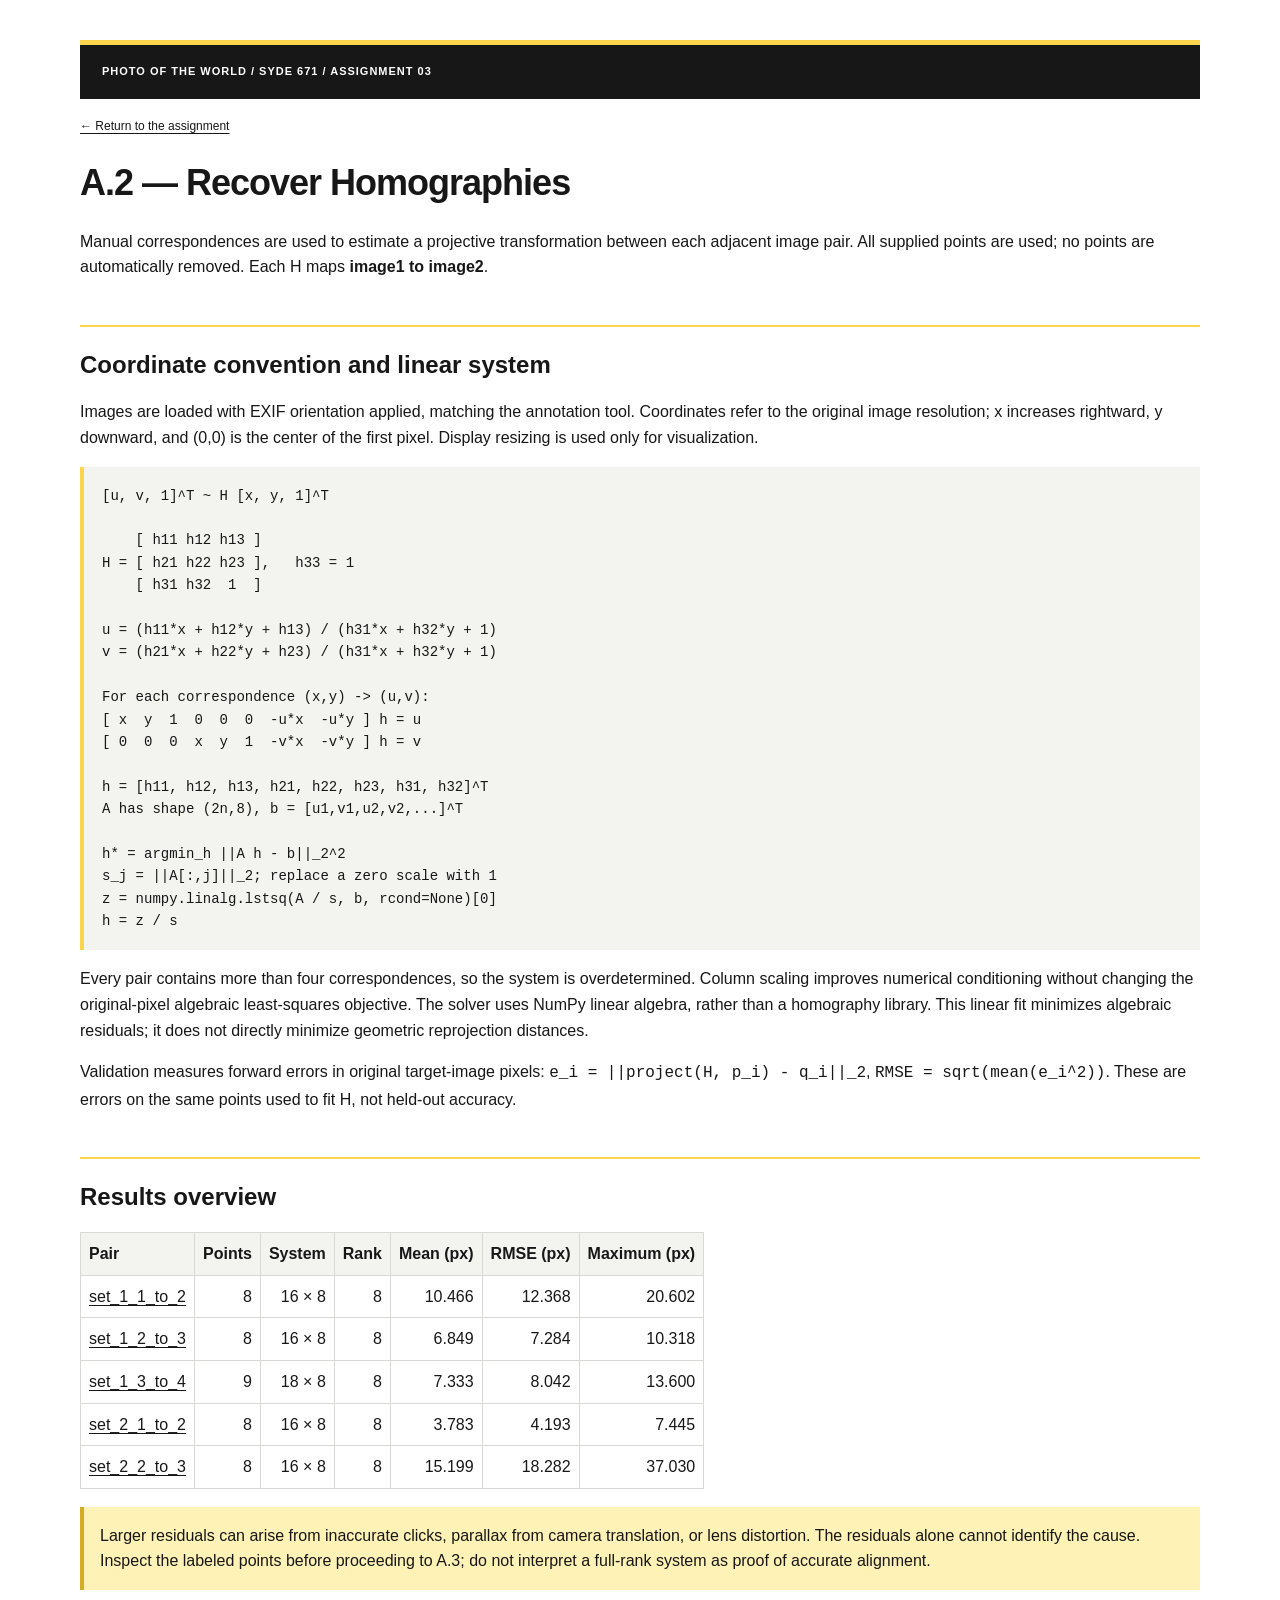
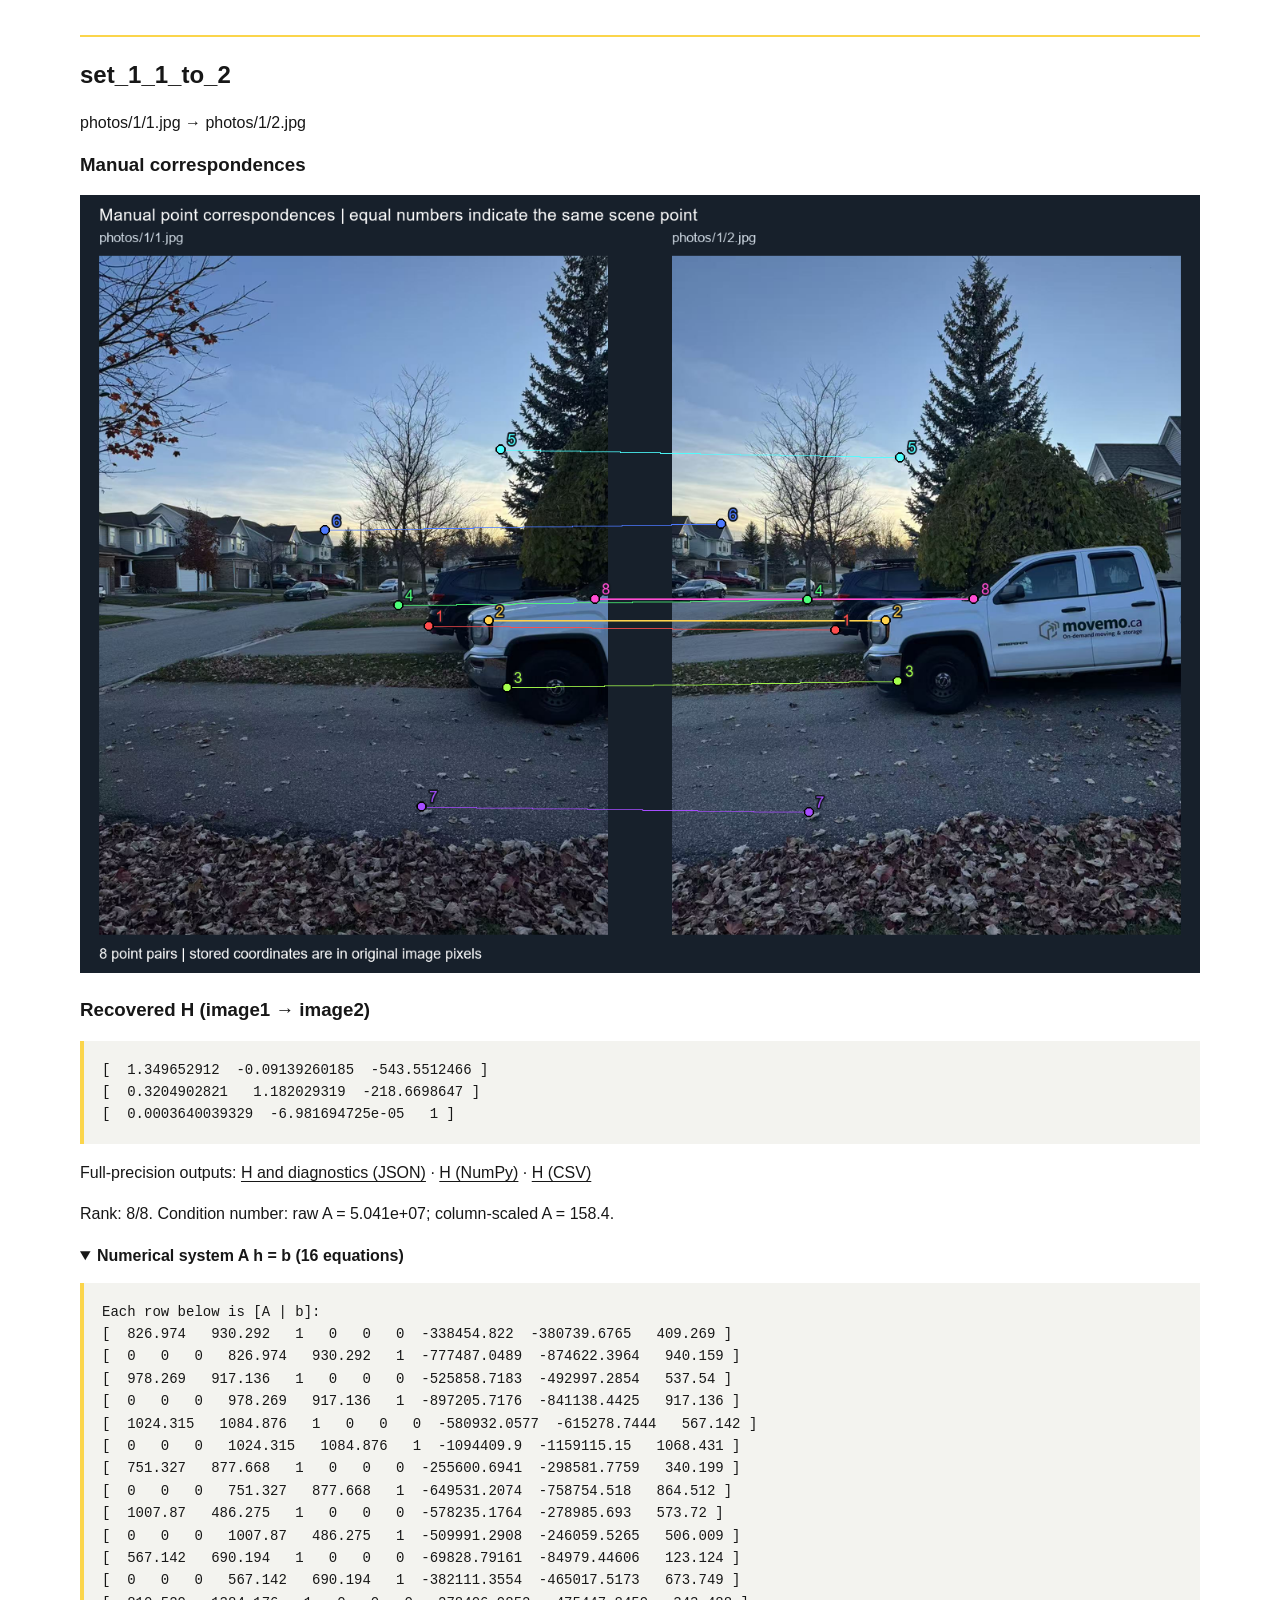
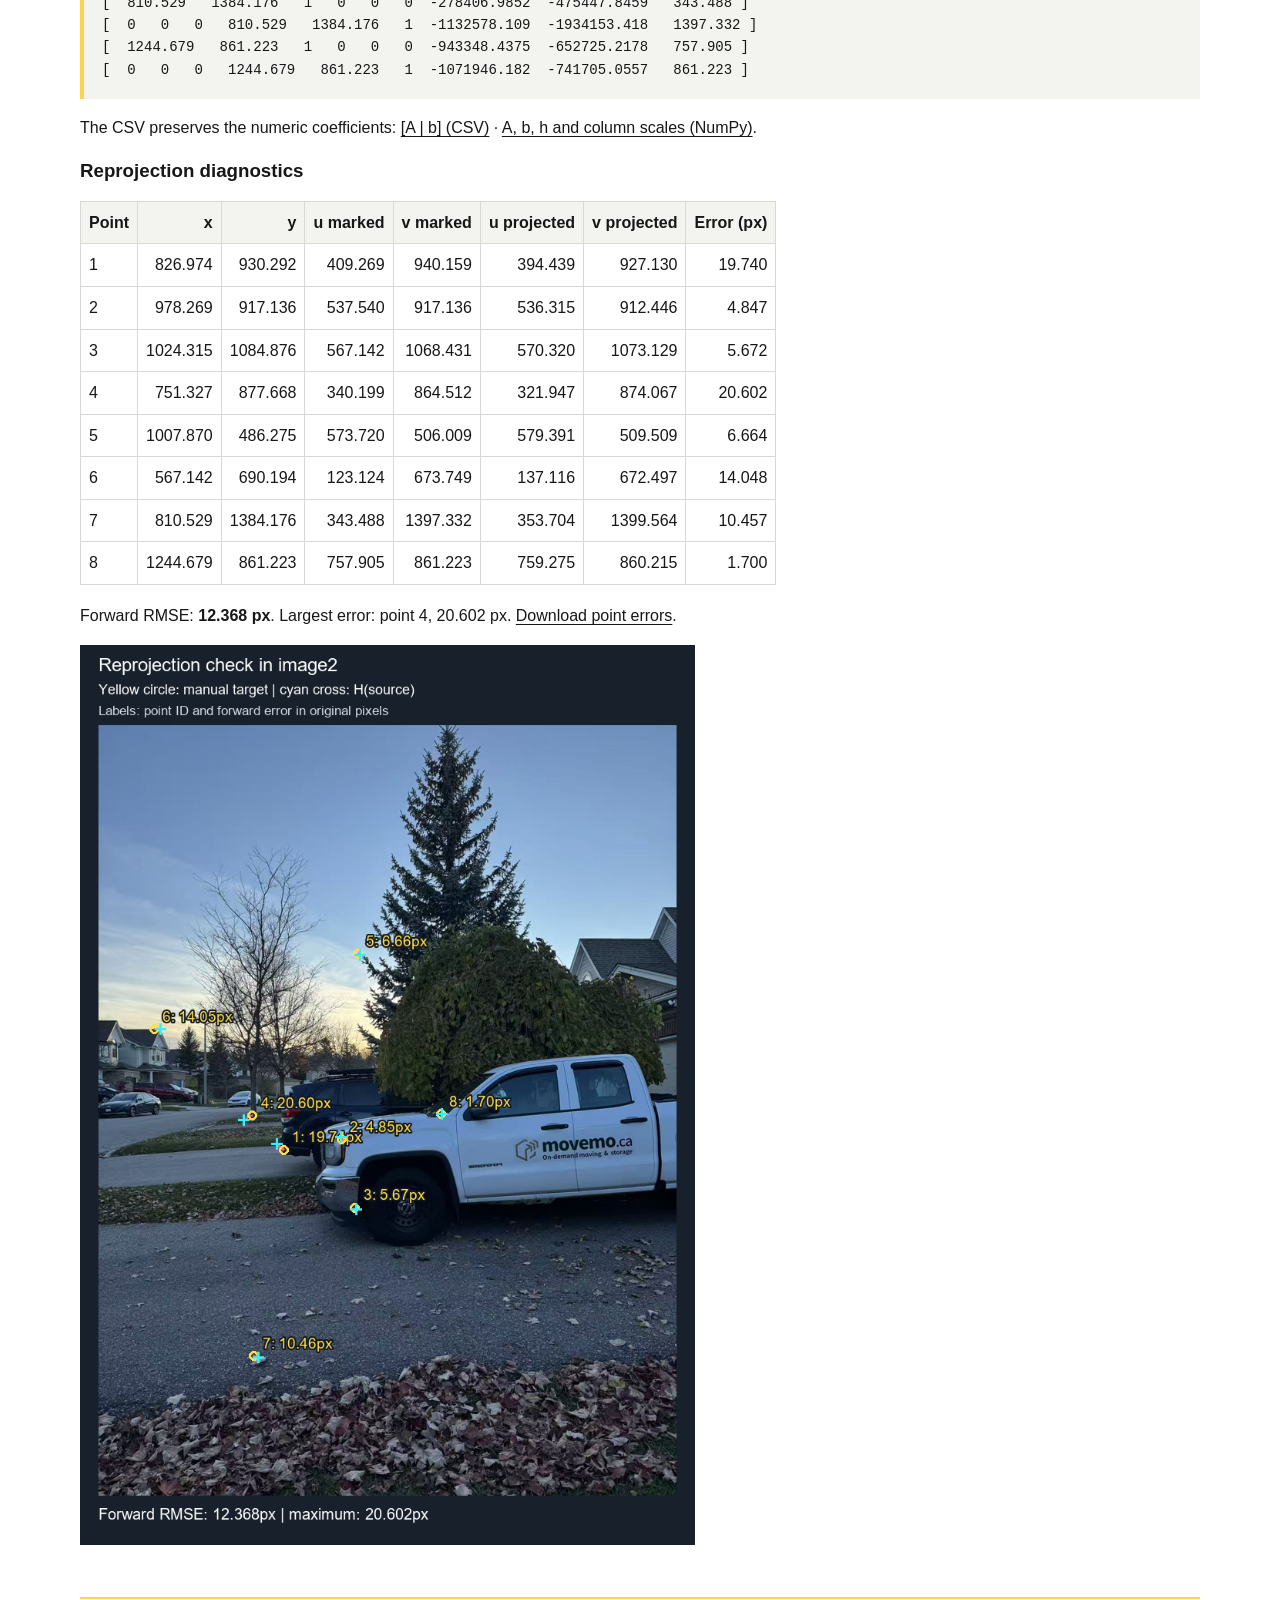
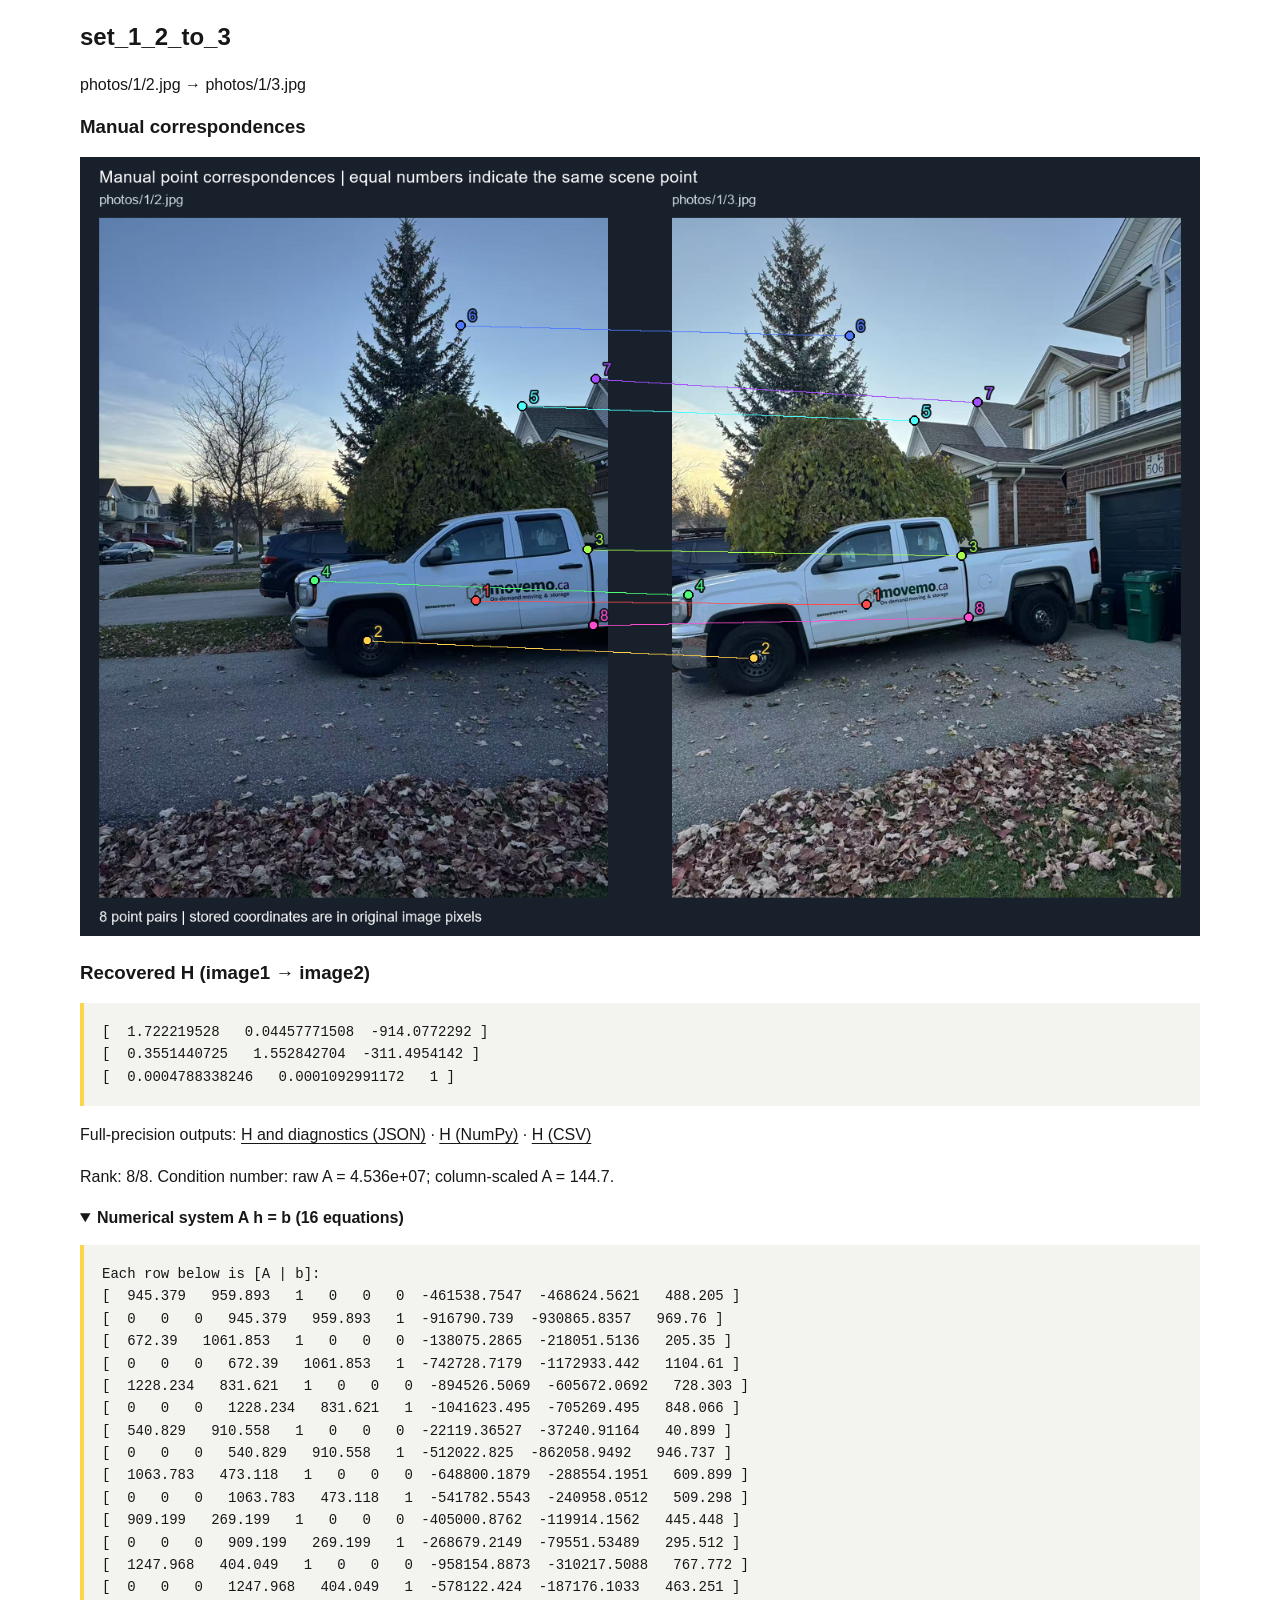
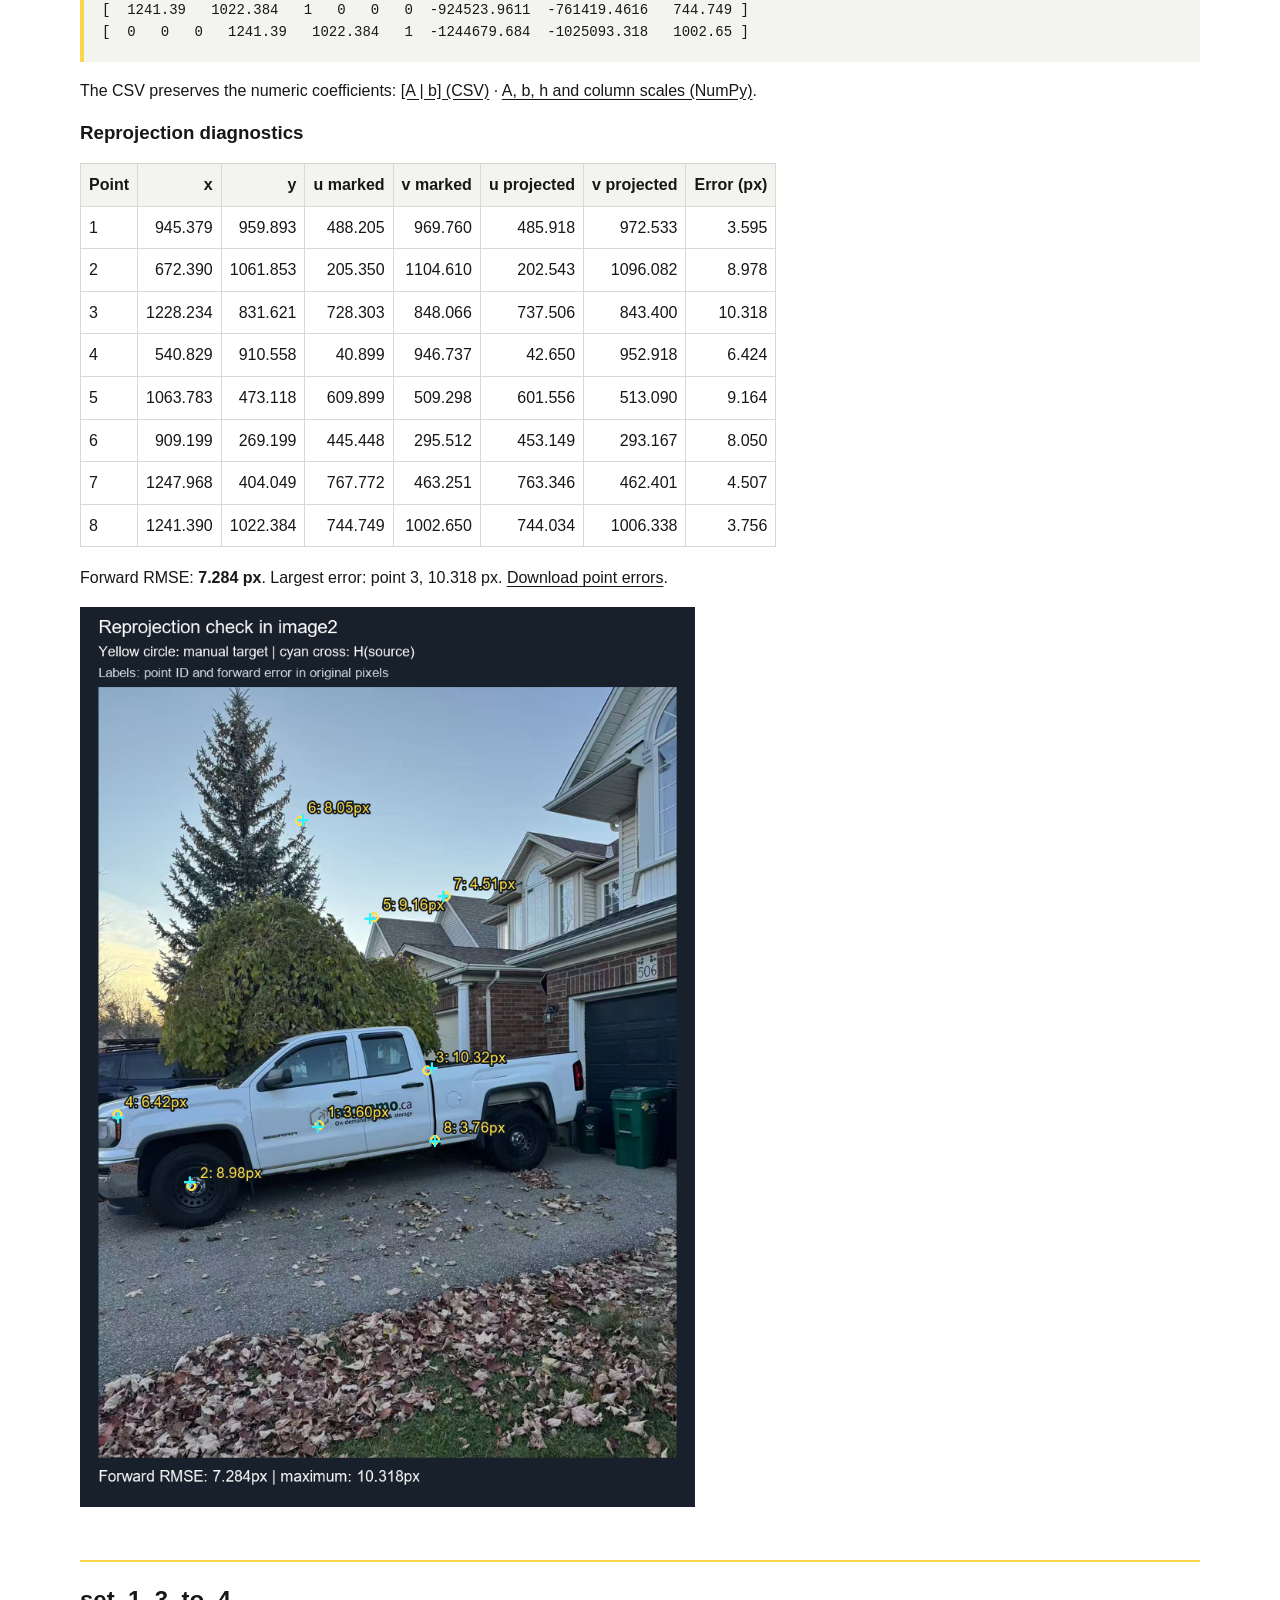
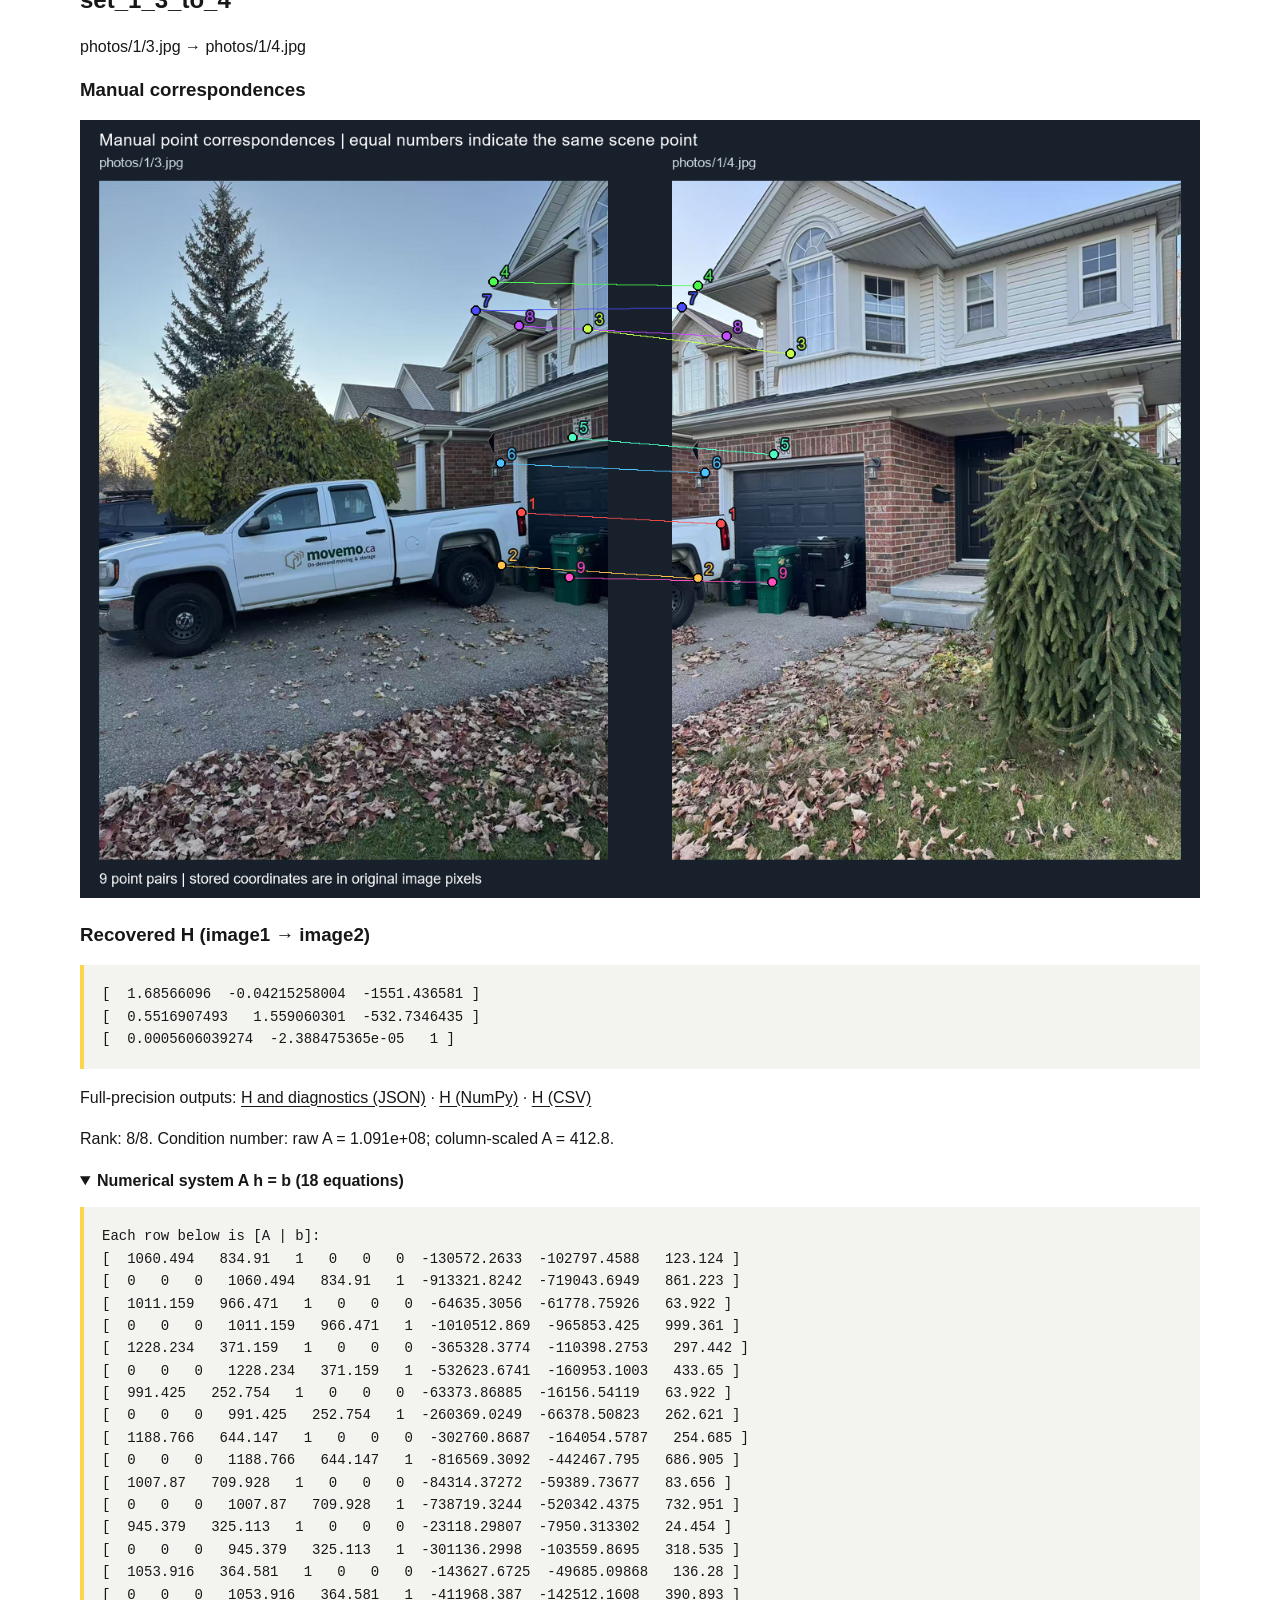
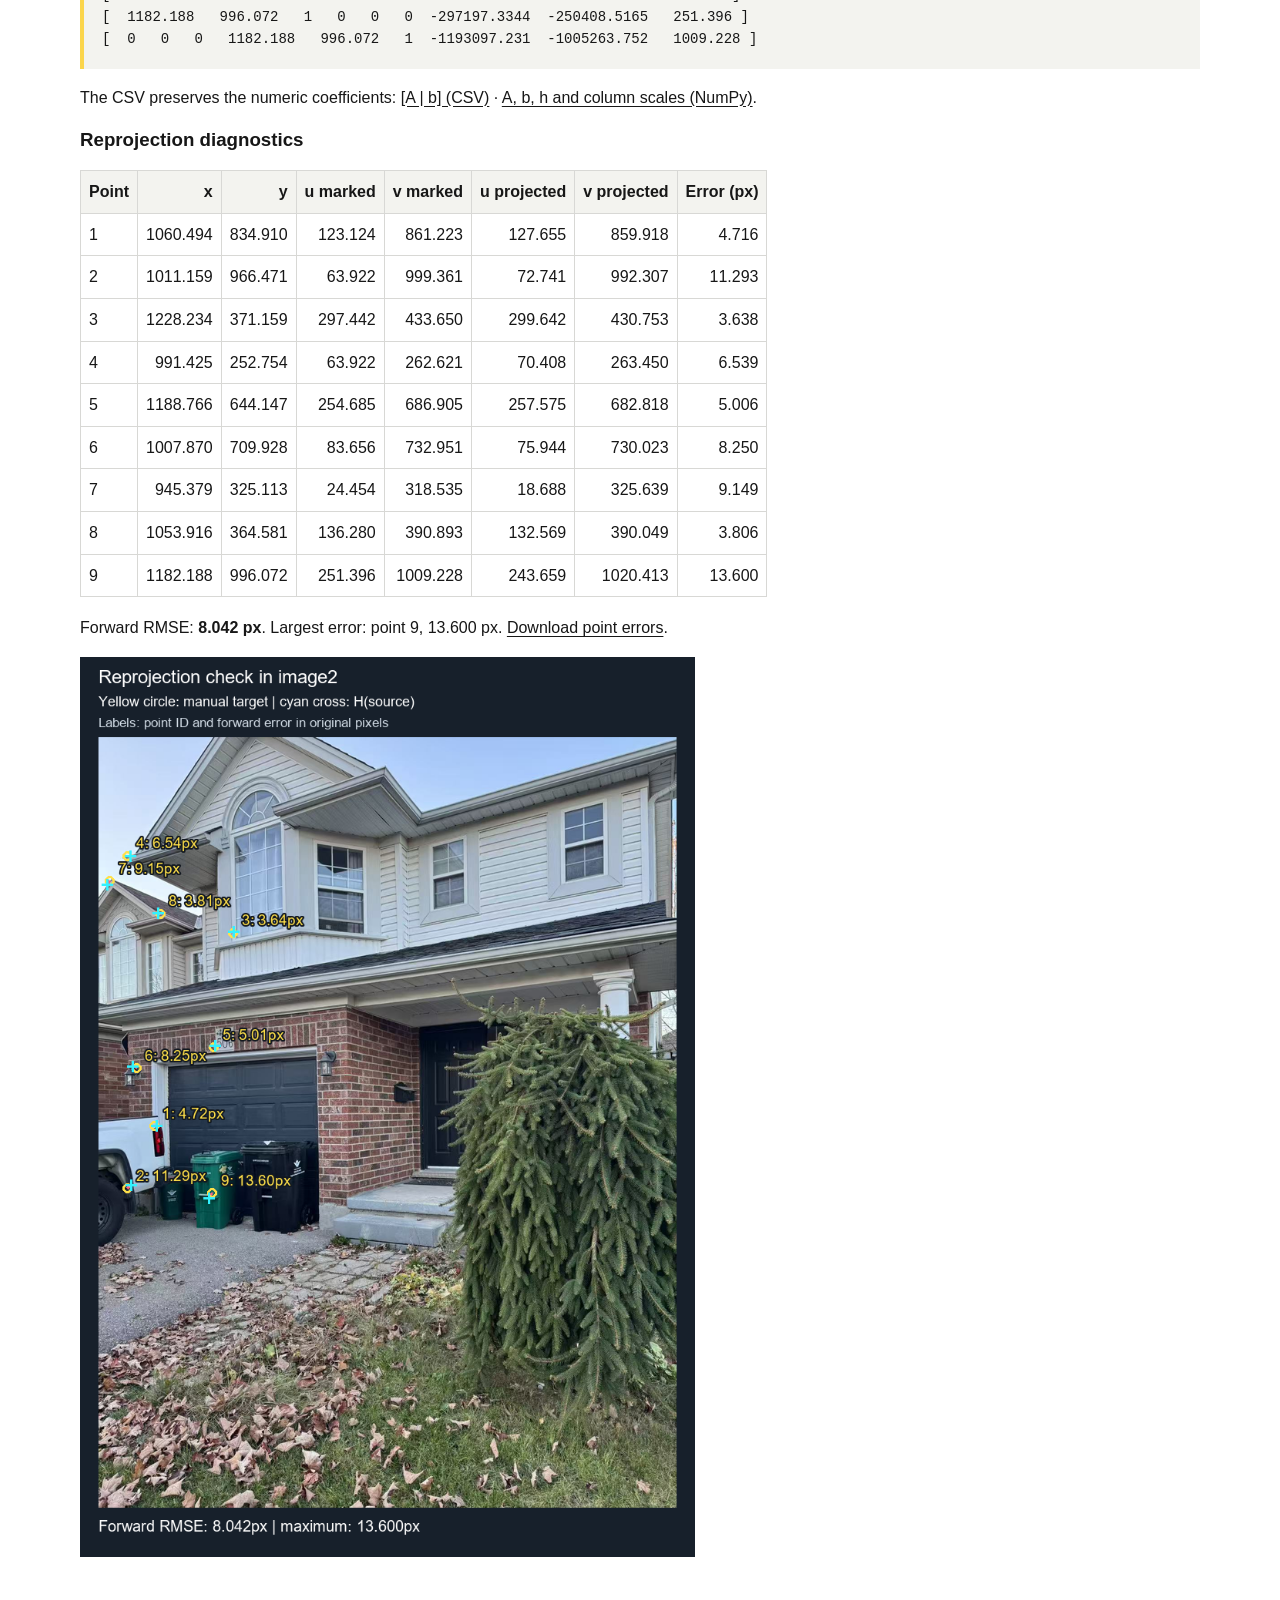
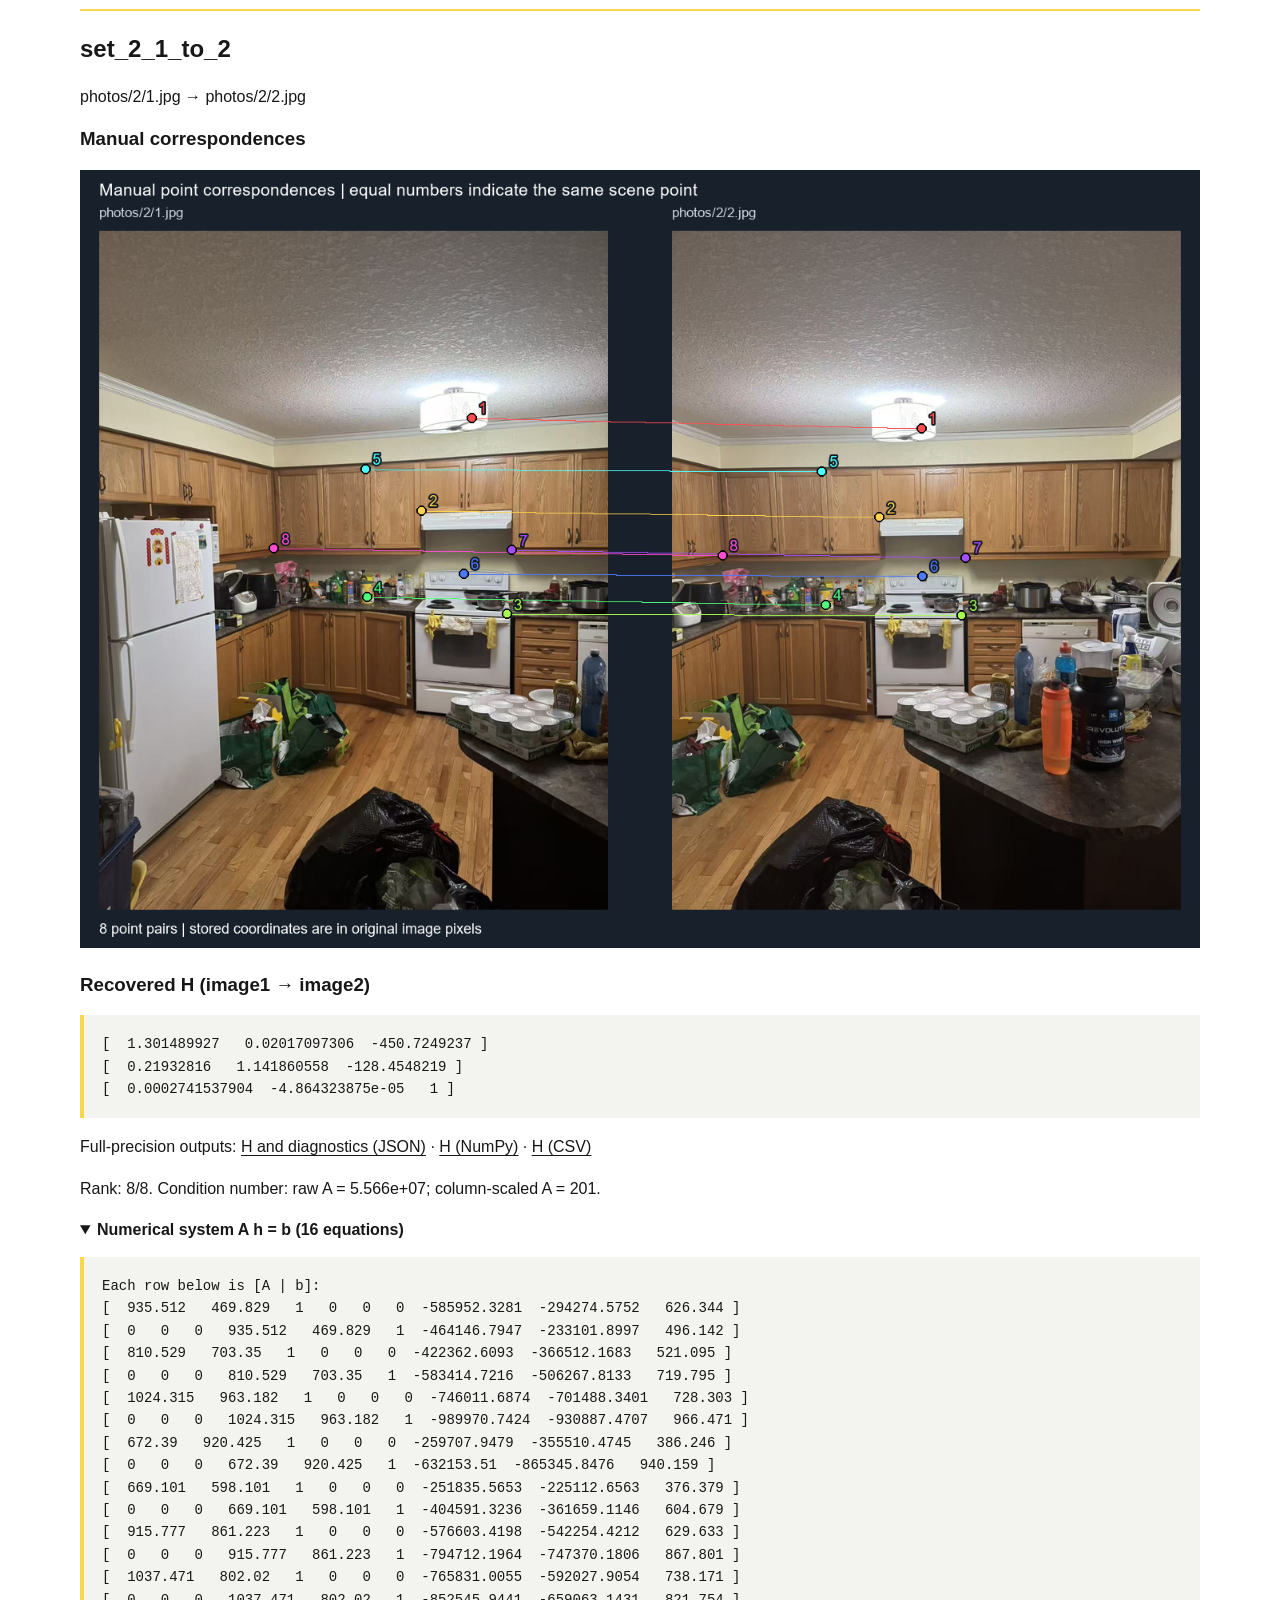
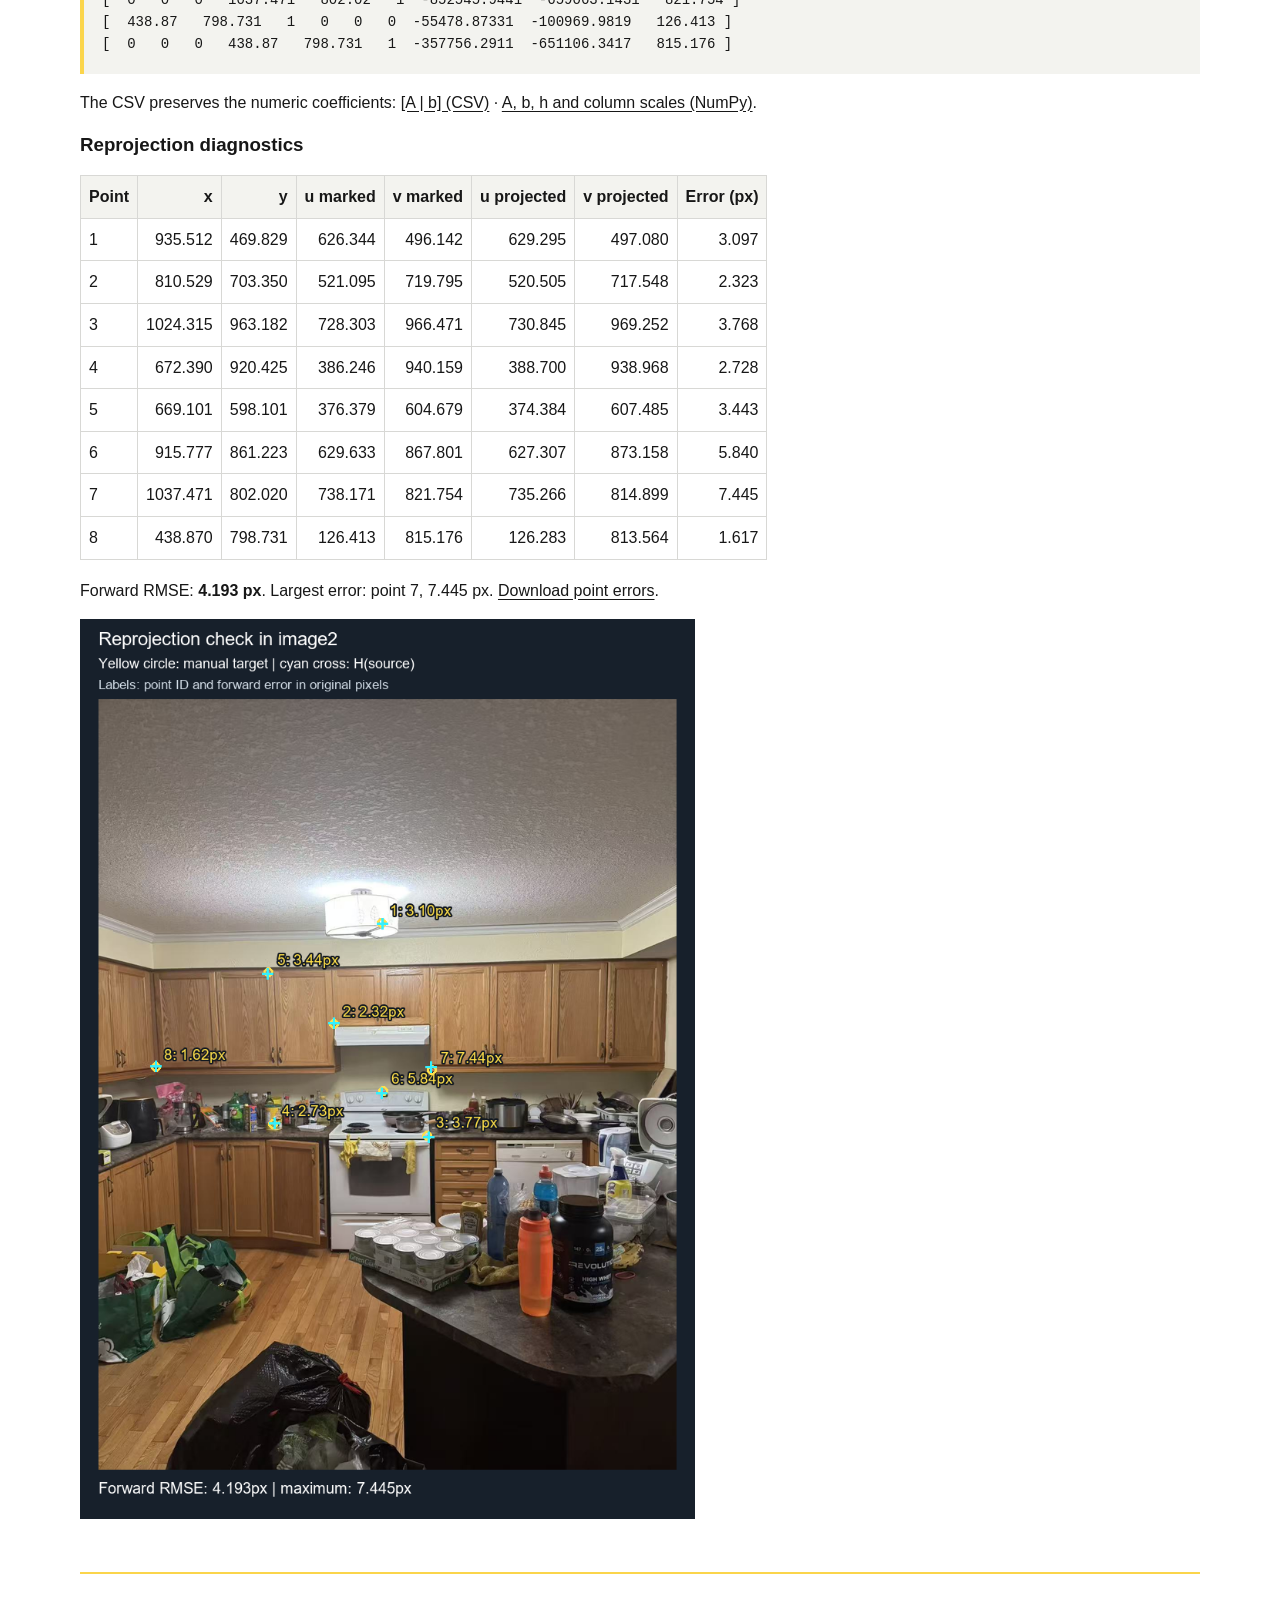
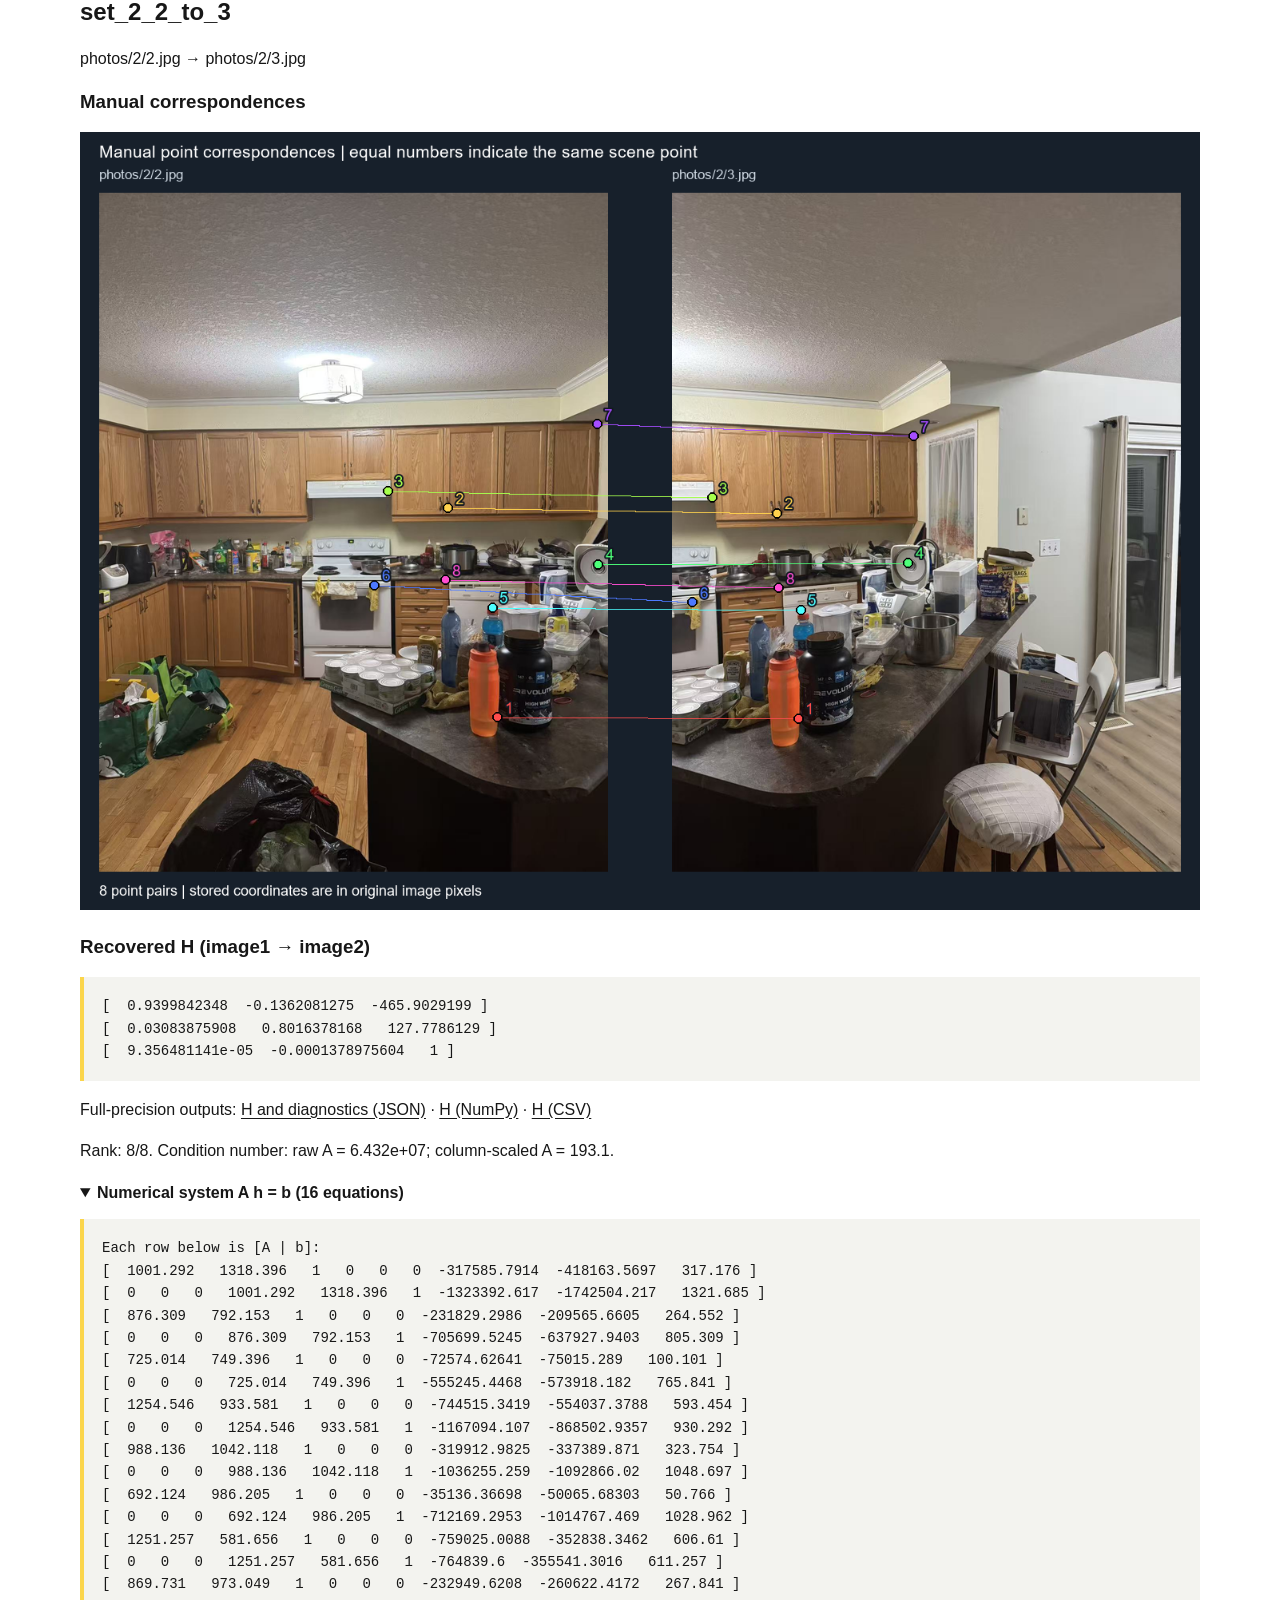
<file: output/a2/report.html>
<!doctype html><html lang="en"><meta charset="utf-8">
<title>A.2 — Recover Homographies</title><link rel="icon" href="../../assets/favicon.svg" type="image/svg+xml"><style>
body{font:16px/1.6 Arial,Helvetica,sans-serif;color:#171717;max-width:1120px;margin:40px auto;padding:0 24px;background:white}
h1,h2,h3{line-height:1.2;color:#171717}h1{font-size:36px;letter-spacing:-1px}h2{margin-top:45px;border-top:2px solid #fbd54b;padding-top:24px}
table{border-collapse:collapse;width:100%;margin:18px 0;font-variant-numeric:tabular-nums;background:white;display:block;overflow:auto}th,td{border:1px solid #d8d8d5;padding:8px;text-align:right}th{background:#f3f3ef}th:first-child,td:first-child{text-align:left}
pre{font:14px/1.6 Consolas,monospace;overflow:auto;background:#f3f3ef;padding:18px;border-left:4px solid #fbd54b}img{max-width:100%;height:auto}a{color:#171717;text-underline-offset:3px}
.report-brand{background:#171717;color:white;border-top:5px solid #fbd54b;padding:18px 22px;font-size:11px;font-weight:bold;letter-spacing:1px}.report-home{display:inline-block;margin-top:18px;font-size:12px}
.note{background:#fff2b6;padding:16px;border-left:4px solid #d3ae25}.small{font-size:14px}.reprojection{max-height:900px;width:auto}summary{cursor:pointer;font-weight:600}
@media print{body{margin:0;background:white;font-size:11px}h2{break-before:page}pre{font-size:9px;white-space:pre-wrap}details>pre{display:block}img{max-height:800px}a{color:inherit}}
</style><div class="report-brand">PHOTO OF THE WORLD / SYDE 671 / ASSIGNMENT 03</div><a class="report-home" href="../../index.html#homographies">← Return to the assignment</a><h1>A.2 — Recover Homographies</h1>
<p>Manual correspondences are used to estimate a projective transformation between each adjacent image pair.
All supplied points are used; no points are automatically removed. Each H maps <strong>image1 to image2</strong>.</p>
<h2>Coordinate convention and linear system</h2>
<p>Images are loaded with EXIF orientation applied, matching the annotation tool. Coordinates refer to the original image resolution;
x increases rightward, y downward, and (0,0) is the center of the first pixel. Display resizing is used only for visualization.</p>
<pre>[u, v, 1]^T ~ H [x, y, 1]^T

    [ h11 h12 h13 ]
H = [ h21 h22 h23 ],   h33 = 1
    [ h31 h32  1  ]

u = (h11*x + h12*y + h13) / (h31*x + h32*y + 1)
v = (h21*x + h22*y + h23) / (h31*x + h32*y + 1)

For each correspondence (x,y) -> (u,v):
[ x  y  1  0  0  0  -u*x  -u*y ] h = u
[ 0  0  0  x  y  1  -v*x  -v*y ] h = v

h = [h11, h12, h13, h21, h22, h23, h31, h32]^T
A has shape (2n,8), b = [u1,v1,u2,v2,...]^T

h* = argmin_h ||A h - b||_2^2
s_j = ||A[:,j]||_2; replace a zero scale with 1
z = numpy.linalg.lstsq(A / s, b, rcond=None)[0]
h = z / s</pre>
<p>Every pair contains more than four correspondences, so the system is overdetermined. Column scaling improves numerical conditioning
without changing the original-pixel algebraic least-squares objective. The solver uses NumPy linear algebra, rather than a homography library.
This linear fit minimizes algebraic residuals; it does not directly minimize geometric reprojection distances.</p>
<p>Validation measures forward errors in original target-image pixels:
<code>e_i = ||project(H, p_i) - q_i||_2</code>,
<code>RMSE = sqrt(mean(e_i^2))</code>. These are errors on the same points used to fit H, not held-out accuracy.</p>
<h2>Results overview</h2><table><tr><th>Pair</th><th>Points</th><th>System</th><th>Rank</th><th>Mean (px)</th><th>RMSE (px)</th><th>Maximum (px)</th></tr>
<tr><td><a href="#set_1_1_to_2">set_1_1_to_2</a></td><td>8</td><td>16 × 8</td><td>8</td><td>10.466</td><td>12.368</td><td>20.602</td></tr>
<tr><td><a href="#set_1_2_to_3">set_1_2_to_3</a></td><td>8</td><td>16 × 8</td><td>8</td><td>6.849</td><td>7.284</td><td>10.318</td></tr>
<tr><td><a href="#set_1_3_to_4">set_1_3_to_4</a></td><td>9</td><td>18 × 8</td><td>8</td><td>7.333</td><td>8.042</td><td>13.600</td></tr>
<tr><td><a href="#set_2_1_to_2">set_2_1_to_2</a></td><td>8</td><td>16 × 8</td><td>8</td><td>3.783</td><td>4.193</td><td>7.445</td></tr>
<tr><td><a href="#set_2_2_to_3">set_2_2_to_3</a></td><td>8</td><td>16 × 8</td><td>8</td><td>15.199</td><td>18.282</td><td>37.030</td></tr>
</table><p class="note">Larger residuals can arise from inaccurate clicks, parallax from camera translation, or lens distortion. The residuals alone cannot identify the cause. Inspect the labeled points before proceeding to A.3; do not interpret a full-rank system as proof of accurate alignment.</p>
<h2 id="set_1_1_to_2">set_1_1_to_2</h2><p>photos/1/1.jpg → photos/1/2.jpg</p>
<h3>Manual correspondences</h3><a href="set_1_1_to_2/correspondences.png"><img src="set_1_1_to_2/correspondences.png" alt="Numbered manual point matches"></a>
<h3>Recovered H (image1 → image2)</h3><pre>[  1.349652912  -0.09139260185  -543.5512466 ]
[  0.3204902821   1.182029319  -218.6698647 ]
[  0.0003640039329  -6.981694725e-05   1 ]</pre>
<p>Full-precision outputs: <a href="set_1_1_to_2/homography.json">H and diagnostics (JSON)</a> · <a href="set_1_1_to_2/H.npy">H (NumPy)</a> · <a href="set_1_1_to_2/H.csv">H (CSV)</a></p>
<p>Rank: 8/8. Condition number: raw A = 5.041e+07; column-scaled A = 158.4.</p>
<details open><summary>Numerical system A h = b (16 equations)</summary><pre>Each row below is [A | b]:
[  826.974   930.292   1   0   0   0  -338454.822  -380739.6765   409.269 ]
[  0   0   0   826.974   930.292   1  -777487.0489  -874622.3964   940.159 ]
[  978.269   917.136   1   0   0   0  -525858.7183  -492997.2854   537.54 ]
[  0   0   0   978.269   917.136   1  -897205.7176  -841138.4425   917.136 ]
[  1024.315   1084.876   1   0   0   0  -580932.0577  -615278.7444   567.142 ]
[  0   0   0   1024.315   1084.876   1  -1094409.9  -1159115.15   1068.431 ]
[  751.327   877.668   1   0   0   0  -255600.6941  -298581.7759   340.199 ]
[  0   0   0   751.327   877.668   1  -649531.2074  -758754.518   864.512 ]
[  1007.87   486.275   1   0   0   0  -578235.1764  -278985.693   573.72 ]
[  0   0   0   1007.87   486.275   1  -509991.2908  -246059.5265   506.009 ]
[  567.142   690.194   1   0   0   0  -69828.79161  -84979.44606   123.124 ]
[  0   0   0   567.142   690.194   1  -382111.3554  -465017.5173   673.749 ]
[  810.529   1384.176   1   0   0   0  -278406.9852  -475447.8459   343.488 ]
[  0   0   0   810.529   1384.176   1  -1132578.109  -1934153.418   1397.332 ]
[  1244.679   861.223   1   0   0   0  -943348.4375  -652725.2178   757.905 ]
[  0   0   0   1244.679   861.223   1  -1071946.182  -741705.0557   861.223 ]</pre></details>
<p>The CSV preserves the numeric coefficients: <a href="set_1_1_to_2/linear_system.csv">[A | b] (CSV)</a> · <a href="set_1_1_to_2/linear_system.npz">A, b, h and column scales (NumPy)</a>.</p>
<h3>Reprojection diagnostics</h3><table><tr><th>Point</th><th>x</th><th>y</th><th>u marked</th><th>v marked</th><th>u projected</th><th>v projected</th><th>Error (px)</th></tr>
<tr><td>1</td><td>826.974</td><td>930.292</td><td>409.269</td><td>940.159</td><td>394.439</td><td>927.130</td><td>19.740</td></tr>
<tr><td>2</td><td>978.269</td><td>917.136</td><td>537.540</td><td>917.136</td><td>536.315</td><td>912.446</td><td>4.847</td></tr>
<tr><td>3</td><td>1024.315</td><td>1084.876</td><td>567.142</td><td>1068.431</td><td>570.320</td><td>1073.129</td><td>5.672</td></tr>
<tr><td>4</td><td>751.327</td><td>877.668</td><td>340.199</td><td>864.512</td><td>321.947</td><td>874.067</td><td>20.602</td></tr>
<tr><td>5</td><td>1007.870</td><td>486.275</td><td>573.720</td><td>506.009</td><td>579.391</td><td>509.509</td><td>6.664</td></tr>
<tr><td>6</td><td>567.142</td><td>690.194</td><td>123.124</td><td>673.749</td><td>137.116</td><td>672.497</td><td>14.048</td></tr>
<tr><td>7</td><td>810.529</td><td>1384.176</td><td>343.488</td><td>1397.332</td><td>353.704</td><td>1399.564</td><td>10.457</td></tr>
<tr><td>8</td><td>1244.679</td><td>861.223</td><td>757.905</td><td>861.223</td><td>759.275</td><td>860.215</td><td>1.700</td></tr>
</table><p>Forward RMSE: <strong>12.368 px</strong>. Largest error: point 4, 20.602 px. <a href="set_1_1_to_2/point_errors.csv">Download point errors</a>.</p>
<a href="set_1_1_to_2/reprojection.png"><img class="reprojection" src="set_1_1_to_2/reprojection.png" alt="Manual targets and homography projections"></a>
<h2 id="set_1_2_to_3">set_1_2_to_3</h2><p>photos/1/2.jpg → photos/1/3.jpg</p>
<h3>Manual correspondences</h3><a href="set_1_2_to_3/correspondences.png"><img src="set_1_2_to_3/correspondences.png" alt="Numbered manual point matches"></a>
<h3>Recovered H (image1 → image2)</h3><pre>[  1.722219528   0.04457771508  -914.0772292 ]
[  0.3551440725   1.552842704  -311.4954142 ]
[  0.0004788338246   0.0001092991172   1 ]</pre>
<p>Full-precision outputs: <a href="set_1_2_to_3/homography.json">H and diagnostics (JSON)</a> · <a href="set_1_2_to_3/H.npy">H (NumPy)</a> · <a href="set_1_2_to_3/H.csv">H (CSV)</a></p>
<p>Rank: 8/8. Condition number: raw A = 4.536e+07; column-scaled A = 144.7.</p>
<details open><summary>Numerical system A h = b (16 equations)</summary><pre>Each row below is [A | b]:
[  945.379   959.893   1   0   0   0  -461538.7547  -468624.5621   488.205 ]
[  0   0   0   945.379   959.893   1  -916790.739  -930865.8357   969.76 ]
[  672.39   1061.853   1   0   0   0  -138075.2865  -218051.5136   205.35 ]
[  0   0   0   672.39   1061.853   1  -742728.7179  -1172933.442   1104.61 ]
[  1228.234   831.621   1   0   0   0  -894526.5069  -605672.0692   728.303 ]
[  0   0   0   1228.234   831.621   1  -1041623.495  -705269.495   848.066 ]
[  540.829   910.558   1   0   0   0  -22119.36527  -37240.91164   40.899 ]
[  0   0   0   540.829   910.558   1  -512022.825  -862058.9492   946.737 ]
[  1063.783   473.118   1   0   0   0  -648800.1879  -288554.1951   609.899 ]
[  0   0   0   1063.783   473.118   1  -541782.5543  -240958.0512   509.298 ]
[  909.199   269.199   1   0   0   0  -405000.8762  -119914.1562   445.448 ]
[  0   0   0   909.199   269.199   1  -268679.2149  -79551.53489   295.512 ]
[  1247.968   404.049   1   0   0   0  -958154.8873  -310217.5088   767.772 ]
[  0   0   0   1247.968   404.049   1  -578122.424  -187176.1033   463.251 ]
[  1241.39   1022.384   1   0   0   0  -924523.9611  -761419.4616   744.749 ]
[  0   0   0   1241.39   1022.384   1  -1244679.684  -1025093.318   1002.65 ]</pre></details>
<p>The CSV preserves the numeric coefficients: <a href="set_1_2_to_3/linear_system.csv">[A | b] (CSV)</a> · <a href="set_1_2_to_3/linear_system.npz">A, b, h and column scales (NumPy)</a>.</p>
<h3>Reprojection diagnostics</h3><table><tr><th>Point</th><th>x</th><th>y</th><th>u marked</th><th>v marked</th><th>u projected</th><th>v projected</th><th>Error (px)</th></tr>
<tr><td>1</td><td>945.379</td><td>959.893</td><td>488.205</td><td>969.760</td><td>485.918</td><td>972.533</td><td>3.595</td></tr>
<tr><td>2</td><td>672.390</td><td>1061.853</td><td>205.350</td><td>1104.610</td><td>202.543</td><td>1096.082</td><td>8.978</td></tr>
<tr><td>3</td><td>1228.234</td><td>831.621</td><td>728.303</td><td>848.066</td><td>737.506</td><td>843.400</td><td>10.318</td></tr>
<tr><td>4</td><td>540.829</td><td>910.558</td><td>40.899</td><td>946.737</td><td>42.650</td><td>952.918</td><td>6.424</td></tr>
<tr><td>5</td><td>1063.783</td><td>473.118</td><td>609.899</td><td>509.298</td><td>601.556</td><td>513.090</td><td>9.164</td></tr>
<tr><td>6</td><td>909.199</td><td>269.199</td><td>445.448</td><td>295.512</td><td>453.149</td><td>293.167</td><td>8.050</td></tr>
<tr><td>7</td><td>1247.968</td><td>404.049</td><td>767.772</td><td>463.251</td><td>763.346</td><td>462.401</td><td>4.507</td></tr>
<tr><td>8</td><td>1241.390</td><td>1022.384</td><td>744.749</td><td>1002.650</td><td>744.034</td><td>1006.338</td><td>3.756</td></tr>
</table><p>Forward RMSE: <strong>7.284 px</strong>. Largest error: point 3, 10.318 px. <a href="set_1_2_to_3/point_errors.csv">Download point errors</a>.</p>
<a href="set_1_2_to_3/reprojection.png"><img class="reprojection" src="set_1_2_to_3/reprojection.png" alt="Manual targets and homography projections"></a>
<h2 id="set_1_3_to_4">set_1_3_to_4</h2><p>photos/1/3.jpg → photos/1/4.jpg</p>
<h3>Manual correspondences</h3><a href="set_1_3_to_4/correspondences.png"><img src="set_1_3_to_4/correspondences.png" alt="Numbered manual point matches"></a>
<h3>Recovered H (image1 → image2)</h3><pre>[  1.68566096  -0.04215258004  -1551.436581 ]
[  0.5516907493   1.559060301  -532.7346435 ]
[  0.0005606039274  -2.388475365e-05   1 ]</pre>
<p>Full-precision outputs: <a href="set_1_3_to_4/homography.json">H and diagnostics (JSON)</a> · <a href="set_1_3_to_4/H.npy">H (NumPy)</a> · <a href="set_1_3_to_4/H.csv">H (CSV)</a></p>
<p>Rank: 8/8. Condition number: raw A = 1.091e+08; column-scaled A = 412.8.</p>
<details open><summary>Numerical system A h = b (18 equations)</summary><pre>Each row below is [A | b]:
[  1060.494   834.91   1   0   0   0  -130572.2633  -102797.4588   123.124 ]
[  0   0   0   1060.494   834.91   1  -913321.8242  -719043.6949   861.223 ]
[  1011.159   966.471   1   0   0   0  -64635.3056  -61778.75926   63.922 ]
[  0   0   0   1011.159   966.471   1  -1010512.869  -965853.425   999.361 ]
[  1228.234   371.159   1   0   0   0  -365328.3774  -110398.2753   297.442 ]
[  0   0   0   1228.234   371.159   1  -532623.6741  -160953.1003   433.65 ]
[  991.425   252.754   1   0   0   0  -63373.86885  -16156.54119   63.922 ]
[  0   0   0   991.425   252.754   1  -260369.0249  -66378.50823   262.621 ]
[  1188.766   644.147   1   0   0   0  -302760.8687  -164054.5787   254.685 ]
[  0   0   0   1188.766   644.147   1  -816569.3092  -442467.795   686.905 ]
[  1007.87   709.928   1   0   0   0  -84314.37272  -59389.73677   83.656 ]
[  0   0   0   1007.87   709.928   1  -738719.3244  -520342.4375   732.951 ]
[  945.379   325.113   1   0   0   0  -23118.29807  -7950.313302   24.454 ]
[  0   0   0   945.379   325.113   1  -301136.2998  -103559.8695   318.535 ]
[  1053.916   364.581   1   0   0   0  -143627.6725  -49685.09868   136.28 ]
[  0   0   0   1053.916   364.581   1  -411968.387  -142512.1608   390.893 ]
[  1182.188   996.072   1   0   0   0  -297197.3344  -250408.5165   251.396 ]
[  0   0   0   1182.188   996.072   1  -1193097.231  -1005263.752   1009.228 ]</pre></details>
<p>The CSV preserves the numeric coefficients: <a href="set_1_3_to_4/linear_system.csv">[A | b] (CSV)</a> · <a href="set_1_3_to_4/linear_system.npz">A, b, h and column scales (NumPy)</a>.</p>
<h3>Reprojection diagnostics</h3><table><tr><th>Point</th><th>x</th><th>y</th><th>u marked</th><th>v marked</th><th>u projected</th><th>v projected</th><th>Error (px)</th></tr>
<tr><td>1</td><td>1060.494</td><td>834.910</td><td>123.124</td><td>861.223</td><td>127.655</td><td>859.918</td><td>4.716</td></tr>
<tr><td>2</td><td>1011.159</td><td>966.471</td><td>63.922</td><td>999.361</td><td>72.741</td><td>992.307</td><td>11.293</td></tr>
<tr><td>3</td><td>1228.234</td><td>371.159</td><td>297.442</td><td>433.650</td><td>299.642</td><td>430.753</td><td>3.638</td></tr>
<tr><td>4</td><td>991.425</td><td>252.754</td><td>63.922</td><td>262.621</td><td>70.408</td><td>263.450</td><td>6.539</td></tr>
<tr><td>5</td><td>1188.766</td><td>644.147</td><td>254.685</td><td>686.905</td><td>257.575</td><td>682.818</td><td>5.006</td></tr>
<tr><td>6</td><td>1007.870</td><td>709.928</td><td>83.656</td><td>732.951</td><td>75.944</td><td>730.023</td><td>8.250</td></tr>
<tr><td>7</td><td>945.379</td><td>325.113</td><td>24.454</td><td>318.535</td><td>18.688</td><td>325.639</td><td>9.149</td></tr>
<tr><td>8</td><td>1053.916</td><td>364.581</td><td>136.280</td><td>390.893</td><td>132.569</td><td>390.049</td><td>3.806</td></tr>
<tr><td>9</td><td>1182.188</td><td>996.072</td><td>251.396</td><td>1009.228</td><td>243.659</td><td>1020.413</td><td>13.600</td></tr>
</table><p>Forward RMSE: <strong>8.042 px</strong>. Largest error: point 9, 13.600 px. <a href="set_1_3_to_4/point_errors.csv">Download point errors</a>.</p>
<a href="set_1_3_to_4/reprojection.png"><img class="reprojection" src="set_1_3_to_4/reprojection.png" alt="Manual targets and homography projections"></a>
<h2 id="set_2_1_to_2">set_2_1_to_2</h2><p>photos/2/1.jpg → photos/2/2.jpg</p>
<h3>Manual correspondences</h3><a href="set_2_1_to_2/correspondences.png"><img src="set_2_1_to_2/correspondences.png" alt="Numbered manual point matches"></a>
<h3>Recovered H (image1 → image2)</h3><pre>[  1.301489927   0.02017097306  -450.7249237 ]
[  0.21932816   1.141860558  -128.4548219 ]
[  0.0002741537904  -4.864323875e-05   1 ]</pre>
<p>Full-precision outputs: <a href="set_2_1_to_2/homography.json">H and diagnostics (JSON)</a> · <a href="set_2_1_to_2/H.npy">H (NumPy)</a> · <a href="set_2_1_to_2/H.csv">H (CSV)</a></p>
<p>Rank: 8/8. Condition number: raw A = 5.566e+07; column-scaled A = 201.</p>
<details open><summary>Numerical system A h = b (16 equations)</summary><pre>Each row below is [A | b]:
[  935.512   469.829   1   0   0   0  -585952.3281  -294274.5752   626.344 ]
[  0   0   0   935.512   469.829   1  -464146.7947  -233101.8997   496.142 ]
[  810.529   703.35   1   0   0   0  -422362.6093  -366512.1683   521.095 ]
[  0   0   0   810.529   703.35   1  -583414.7216  -506267.8133   719.795 ]
[  1024.315   963.182   1   0   0   0  -746011.6874  -701488.3401   728.303 ]
[  0   0   0   1024.315   963.182   1  -989970.7424  -930887.4707   966.471 ]
[  672.39   920.425   1   0   0   0  -259707.9479  -355510.4745   386.246 ]
[  0   0   0   672.39   920.425   1  -632153.51  -865345.8476   940.159 ]
[  669.101   598.101   1   0   0   0  -251835.5653  -225112.6563   376.379 ]
[  0   0   0   669.101   598.101   1  -404591.3236  -361659.1146   604.679 ]
[  915.777   861.223   1   0   0   0  -576603.4198  -542254.4212   629.633 ]
[  0   0   0   915.777   861.223   1  -794712.1964  -747370.1806   867.801 ]
[  1037.471   802.02   1   0   0   0  -765831.0055  -592027.9054   738.171 ]
[  0   0   0   1037.471   802.02   1  -852545.9441  -659063.1431   821.754 ]
[  438.87   798.731   1   0   0   0  -55478.87331  -100969.9819   126.413 ]
[  0   0   0   438.87   798.731   1  -357756.2911  -651106.3417   815.176 ]</pre></details>
<p>The CSV preserves the numeric coefficients: <a href="set_2_1_to_2/linear_system.csv">[A | b] (CSV)</a> · <a href="set_2_1_to_2/linear_system.npz">A, b, h and column scales (NumPy)</a>.</p>
<h3>Reprojection diagnostics</h3><table><tr><th>Point</th><th>x</th><th>y</th><th>u marked</th><th>v marked</th><th>u projected</th><th>v projected</th><th>Error (px)</th></tr>
<tr><td>1</td><td>935.512</td><td>469.829</td><td>626.344</td><td>496.142</td><td>629.295</td><td>497.080</td><td>3.097</td></tr>
<tr><td>2</td><td>810.529</td><td>703.350</td><td>521.095</td><td>719.795</td><td>520.505</td><td>717.548</td><td>2.323</td></tr>
<tr><td>3</td><td>1024.315</td><td>963.182</td><td>728.303</td><td>966.471</td><td>730.845</td><td>969.252</td><td>3.768</td></tr>
<tr><td>4</td><td>672.390</td><td>920.425</td><td>386.246</td><td>940.159</td><td>388.700</td><td>938.968</td><td>2.728</td></tr>
<tr><td>5</td><td>669.101</td><td>598.101</td><td>376.379</td><td>604.679</td><td>374.384</td><td>607.485</td><td>3.443</td></tr>
<tr><td>6</td><td>915.777</td><td>861.223</td><td>629.633</td><td>867.801</td><td>627.307</td><td>873.158</td><td>5.840</td></tr>
<tr><td>7</td><td>1037.471</td><td>802.020</td><td>738.171</td><td>821.754</td><td>735.266</td><td>814.899</td><td>7.445</td></tr>
<tr><td>8</td><td>438.870</td><td>798.731</td><td>126.413</td><td>815.176</td><td>126.283</td><td>813.564</td><td>1.617</td></tr>
</table><p>Forward RMSE: <strong>4.193 px</strong>. Largest error: point 7, 7.445 px. <a href="set_2_1_to_2/point_errors.csv">Download point errors</a>.</p>
<a href="set_2_1_to_2/reprojection.png"><img class="reprojection" src="set_2_1_to_2/reprojection.png" alt="Manual targets and homography projections"></a>
<h2 id="set_2_2_to_3">set_2_2_to_3</h2><p>photos/2/2.jpg → photos/2/3.jpg</p>
<h3>Manual correspondences</h3><a href="set_2_2_to_3/correspondences.png"><img src="set_2_2_to_3/correspondences.png" alt="Numbered manual point matches"></a>
<h3>Recovered H (image1 → image2)</h3><pre>[  0.9399842348  -0.1362081275  -465.9029199 ]
[  0.03083875908   0.8016378168   127.7786129 ]
[  9.356481141e-05  -0.0001378975604   1 ]</pre>
<p>Full-precision outputs: <a href="set_2_2_to_3/homography.json">H and diagnostics (JSON)</a> · <a href="set_2_2_to_3/H.npy">H (NumPy)</a> · <a href="set_2_2_to_3/H.csv">H (CSV)</a></p>
<p>Rank: 8/8. Condition number: raw A = 6.432e+07; column-scaled A = 193.1.</p>
<details open><summary>Numerical system A h = b (16 equations)</summary><pre>Each row below is [A | b]:
[  1001.292   1318.396   1   0   0   0  -317585.7914  -418163.5697   317.176 ]
[  0   0   0   1001.292   1318.396   1  -1323392.617  -1742504.217   1321.685 ]
[  876.309   792.153   1   0   0   0  -231829.2986  -209565.6605   264.552 ]
[  0   0   0   876.309   792.153   1  -705699.5245  -637927.9403   805.309 ]
[  725.014   749.396   1   0   0   0  -72574.62641  -75015.289   100.101 ]
[  0   0   0   725.014   749.396   1  -555245.4468  -573918.182   765.841 ]
[  1254.546   933.581   1   0   0   0  -744515.3419  -554037.3788   593.454 ]
[  0   0   0   1254.546   933.581   1  -1167094.107  -868502.9357   930.292 ]
[  988.136   1042.118   1   0   0   0  -319912.9825  -337389.871   323.754 ]
[  0   0   0   988.136   1042.118   1  -1036255.259  -1092866.02   1048.697 ]
[  692.124   986.205   1   0   0   0  -35136.36698  -50065.68303   50.766 ]
[  0   0   0   692.124   986.205   1  -712169.2953  -1014767.469   1028.962 ]
[  1251.257   581.656   1   0   0   0  -759025.0088  -352838.3462   606.61 ]
[  0   0   0   1251.257   581.656   1  -764839.6  -355541.3016   611.257 ]
[  869.731   973.049   1   0   0   0  -232949.6208  -260622.4172   267.841 ]
[  0   0   0   869.731   973.049   1  -863454.1514  -966026.5054   992.783 ]</pre></details>
<p>The CSV preserves the numeric coefficients: <a href="set_2_2_to_3/linear_system.csv">[A | b] (CSV)</a> · <a href="set_2_2_to_3/linear_system.npz">A, b, h and column scales (NumPy)</a>.</p>
<h3>Reprojection diagnostics</h3><table><tr><th>Point</th><th>x</th><th>y</th><th>u marked</th><th>v marked</th><th>u projected</th><th>v projected</th><th>Error (px)</th></tr>
<tr><td>1</td><td>1001.292</td><td>1318.396</td><td>317.176</td><td>1321.685</td><td>324.296</td><td>1332.994</td><td>13.364</td></tr>
<tr><td>2</td><td>876.309</td><td>792.153</td><td>264.552</td><td>805.309</td><td>256.916</td><td>811.944</td><td>10.116</td></tr>
<tr><td>3</td><td>725.014</td><td>749.396</td><td>100.101</td><td>765.841</td><td>117.704</td><td>778.522</td><td>21.695</td></tr>
<tr><td>4</td><td>1254.546</td><td>933.581</td><td>593.454</td><td>930.292</td><td>592.923</td><td>925.371</td><td>4.950</td></tr>
<tr><td>5</td><td>988.136</td><td>1042.118</td><td>323.754</td><td>1048.697</td><td>338.324</td><td>1047.329</td><td>14.634</td></tr>
<tr><td>6</td><td>692.124</td><td>986.205</td><td>50.766</td><td>1028.962</td><td>54.216</td><td>1011.778</td><td>17.527</td></tr>
<tr><td>7</td><td>1251.257</td><td>581.656</td><td>606.610</td><td>611.257</td><td>608.597</td><td>610.150</td><td>2.274</td></tr>
<tr><td>8</td><td>869.731</td><td>973.049</td><td>267.841</td><td>992.783</td><td>231.307</td><td>986.737</td><td>37.030</td></tr>
</table><p>Forward RMSE: <strong>18.282 px</strong>. Largest error: point 8, 37.030 px. <a href="set_2_2_to_3/point_errors.csv">Download point errors</a>.</p>
<a href="set_2_2_to_3/reprojection.png"><img class="reprojection" src="set_2_2_to_3/reprojection.png" alt="Manual targets and homography projections"></a>
<h2>Reproduce and reuse</h2><pre>python a2_recover_homographies.py
python -m unittest discover -s tests -v

from homography import computeH
H = computeH(im1_pts, im2_pts)</pre><p>For A.3, use H to map image1 into image2 coordinates. Inverse warping will use its inverse to sample image1. The current deliverables cover A.2 only; image warping and panorama blending are subsequent steps.</p></html>
</file>
<file: assets/simple.css>
:root{--ink:#171717;--muted:#626262;--gold:#fbd54b;--line:#d8d8d5;--soft:#f3f3ef;color-scheme:light}
*{box-sizing:border-box}
html{scroll-behavior:smooth;scroll-padding-top:85px}
body{margin:0;background:white;color:var(--ink);font:15px/1.75 Arial,Helvetica,sans-serif}
a{color:inherit;text-underline-offset:4px}
a:focus-visible,select:focus-visible,summary:focus-visible{outline:3px solid #936900;outline-offset:4px}
.shell{width:min(1160px,calc(100% - 72px));margin:auto}
header{background:var(--ink);color:white;border-top:5px solid var(--gold)}
.masthead{min-height:95px;display:flex;justify-content:space-between;align-items:center;gap:24px}
.wordmark{font-size:28px;font-weight:900;letter-spacing:-1px;line-height:1;text-decoration:none;border-left:5px solid var(--gold);padding-left:13px}
.wordmark span{display:block;font-size:10px;letter-spacing:2.5px;margin-top:8px}
.course{text-align:right;font-size:12px;letter-spacing:1px;font-weight:bold;line-height:1.4}
.course span{display:block;font-size:11px;color:#ccc;font-weight:normal;letter-spacing:.3px;margin-top:8px}
nav{background:var(--gold);position:sticky;top:0;z-index:10}
.nav-inner{display:flex;justify-content:space-between;align-items:center;min-height:53px;gap:20px}
.assignment{font-size:11px;font-weight:bold;letter-spacing:1px;text-decoration:none;white-space:nowrap}
.nav-links{display:flex;gap:24px;flex-wrap:wrap}
.nav-links a{font-size:12px;font-weight:bold;text-decoration:none;padding:15px 0;border-bottom:3px solid transparent}
.nav-links a:hover{border-color:var(--ink)}
.hero{padding:34px 0 25px}.eyebrow{font-size:10px;font-weight:bold;letter-spacing:1.7px}
h1{font-size:clamp(38px,5vw,64px);line-height:1.1;letter-spacing:-2.5px;margin:15px 0 0}
h1 em{font-style:normal;background:linear-gradient(transparent 76%,var(--gold) 76%,var(--gold) 93%,transparent 93%)}
section{padding:28px 0;border-top:1px solid var(--line)}
.section-heading{display:flex;align-items:center;gap:15px;margin-bottom:16px}
.number{background:var(--gold);width:42px;height:38px;display:grid;place-items:center;font-size:13px;font-weight:bold;flex-shrink:0}
h2{font-size:29px;line-height:1.2;letter-spacing:-1px;margin:0}
h3{font-size:19px;line-height:1.35;letter-spacing:-.4px;margin:24px 0 12px}
p{color:#4c4c4c;margin:0 0 18px}
figure{margin:0}img{display:block;width:100%;height:auto}
.photo-grid{display:grid;grid-template-columns:repeat(4,minmax(0,1fr));gap:15px;margin-bottom:23px}
.photo-grid.kitchen{grid-template-columns:repeat(3,minmax(0,1fr))}
.photo-grid img{aspect-ratio:1280/1707;object-fit:contain;background:var(--soft)}
.photo-grid a:hover{outline:3px solid var(--gold)}
.photo-grid figure{position:relative}
.photo-grid .photo-note{position:absolute;bottom:100%;left:0;white-space:nowrap;font-size:11px;line-height:1.5;margin:0 0 7px;color:var(--muted)}
figcaption{font-size:11px;color:var(--muted);padding-top:8px}
.pair-label{font-size:12px;font-weight:bold;display:flex;align-items:center;gap:15px;margin:20px 0 15px}
select{font:13px Arial,Helvetica,sans-serif;padding:8px 12px;background:white;border:1px solid #999;max-width:100%}
.matches{max-width:900px}.matches a{display:block}.matches img{background:#17202b}
.rectification-grid{display:grid;grid-template-columns:repeat(3,minmax(0,1fr));gap:18px;margin:15px 0 13px}
.rectification-grid img{height:310px;object-fit:contain;background:var(--soft)}
.rectification-grid a:hover{outline:3px solid var(--gold)}
.mosaic-sources{display:flex;gap:12px;margin:14px 0 20px}.mosaic-sources figure{width:100px;max-width:30%}.mosaic-sources img{aspect-ratio:1280/1707;object-fit:contain;background:var(--soft)}
.mosaic-results{display:grid;grid-template-columns:repeat(2,minmax(0,1fr));gap:18px;margin-bottom:13px}.mosaic-results img{background:var(--soft)}
.mosaic-results a:hover,.mosaic-sources a:hover{outline:3px solid var(--gold)}
.mosaic-full img{height:400px;object-fit:contain}
.mosaic-cropped{max-width:900px;margin:20px 0 26px}.mosaic-cropped a:hover{outline:3px solid var(--gold)}
.pyramid-comparison{max-width:none}
.corner-results{max-width:960px}.all-corners{max-width:650px;margin-top:15px}
.b-subsection{margin-top:30px;padding-top:16px;border-top:1px solid var(--line)}
.descriptor-layout{display:grid;grid-template-columns:minmax(0,.8fr) minmax(0,1.4fr);gap:24px;align-items:start;margin:16px 0}
.descriptor-context img{max-height:440px;object-fit:contain;background:var(--soft)}
.descriptor-grid{display:grid;grid-template-columns:repeat(3,minmax(0,1fr));gap:18px 14px}
.patch-pair{display:grid;grid-template-columns:repeat(2,minmax(0,1fr));gap:7px}.patch-pair img{image-rendering:pixelated;aspect-ratio:1;background:var(--soft)}
.patch-label{font-size:11px;margin:0 0 7px;color:var(--ink)}.patch-label strong{display:inline-block;background:var(--gold);padding:0 6px;margin-right:4px}.patch-pair figcaption{font-size:10px;padding-top:4px}
pre{font:12px/1.7 Consolas,monospace;background:var(--soft);border-left:3px solid var(--gold);padding:15px 18px;overflow:auto;margin:12px 0 18px}
#matrix{width:max-content;max-width:100%;font-size:13px}
.math-equations{background:var(--soft);border-left:3px solid var(--gold);padding:15px 18px;overflow:auto;margin:12px 0 18px}
.math-equations math{font-size:1.1em;margin:6px 0 14px;min-width:260px}.math-equations math:last-child{margin-bottom:6px}
details{border-block:1px solid var(--line);padding:12px 0;margin:18px 0}
summary{cursor:pointer;font-size:12px;font-weight:bold}details a{font-size:11px}
.table-wrap{overflow:auto;margin:15px 0}
table{width:100%;border-collapse:collapse;font-size:12px;white-space:nowrap;font-variant-numeric:tabular-nums}
th,td{text-align:right;border-bottom:1px solid var(--line);padding:10px 12px}
th{background:var(--soft);font-size:11px}th:first-child,td:first-child{text-align:left}
.small{font-size:12px;margin-bottom:12px}.placeholder{font-size:13px;color:#777;margin-bottom:0}
.final-note{max-width:720px;margin:12px 0 32px;padding:18px 22px;border:1px solid var(--line);border-left:4px solid var(--gold);background:var(--soft)}
.final-note p{margin:0;color:var(--ink);font-style:italic}
.meme-frame{width:min(200px,100%);margin:16px 0 0;padding:7px;border:1px solid var(--line);background:white}
.meme-frame img{width:100%;height:auto}
footer{display:flex;justify-content:space-between;gap:20px;padding:28px 0;border-top:1px solid var(--line);font-size:12px}
footer strong span{font-size:11px;font-weight:normal;color:var(--muted)}
@media(max-width:700px){
  html{scroll-padding-top:110px}.shell{width:calc(100% - 36px)}.masthead{min-height:85px}.wordmark{font-size:23px}.wordmark span{font-size:8px}
  .course{font-size:9px;max-width:170px}.course span{font-size:9px}
  .nav-inner{display:block;padding-top:9px}.assignment{font-size:10px}.nav-links{justify-content:space-between;gap:12px}.nav-links a{font-size:10px;padding:10px 0}
  .hero{padding:27px 0 22px}h1{font-size:40px;letter-spacing:-1.8px}.eyebrow{font-size:8px}
  section{padding:24px 0}.section-heading{gap:11px}h2{font-size:24px}.number{width:35px;height:34px;font-size:11px}
  p{font-size:13px}.photo-grid,.photo-grid.kitchen{grid-template-columns:repeat(2,minmax(0,1fr));gap:17px 12px}
  .photo-grid figcaption{font-size:10px}h3{font-size:18px}pre{font-size:10px;padding:12px}#matrix{font-size:11px}
  .photo-grid .photo-note{font-size:10px;line-height:1.4;margin-bottom:2px}
  .pair-label{font-size:11px;gap:10px}select{font-size:11px;padding:8px}
  .rectification-grid{grid-template-columns:1fr;gap:20px}.rectification-grid img{height:auto;max-height:420px}
  .mosaic-results{grid-template-columns:1fr;gap:20px}
  .mosaic-full img{height:auto;max-height:520px;object-fit:contain}
  .descriptor-layout{grid-template-columns:1fr;gap:18px}.descriptor-context{max-width:320px;margin:auto}
  footer{flex-wrap:wrap;padding:22px 0;font-size:11px}
}
@media(max-width:480px){.descriptor-grid{grid-template-columns:repeat(2,minmax(0,1fr))}}
@media(prefers-reduced-motion:reduce){html{scroll-behavior:auto}}
@media print{nav{display:none}.shell{width:100%}.hero{padding:20px 0}h1{font-size:40px}section{padding:20px 0}figure,.photo-grid,pre{break-inside:avoid}.table-wrap{overflow:visible}}
</file>
